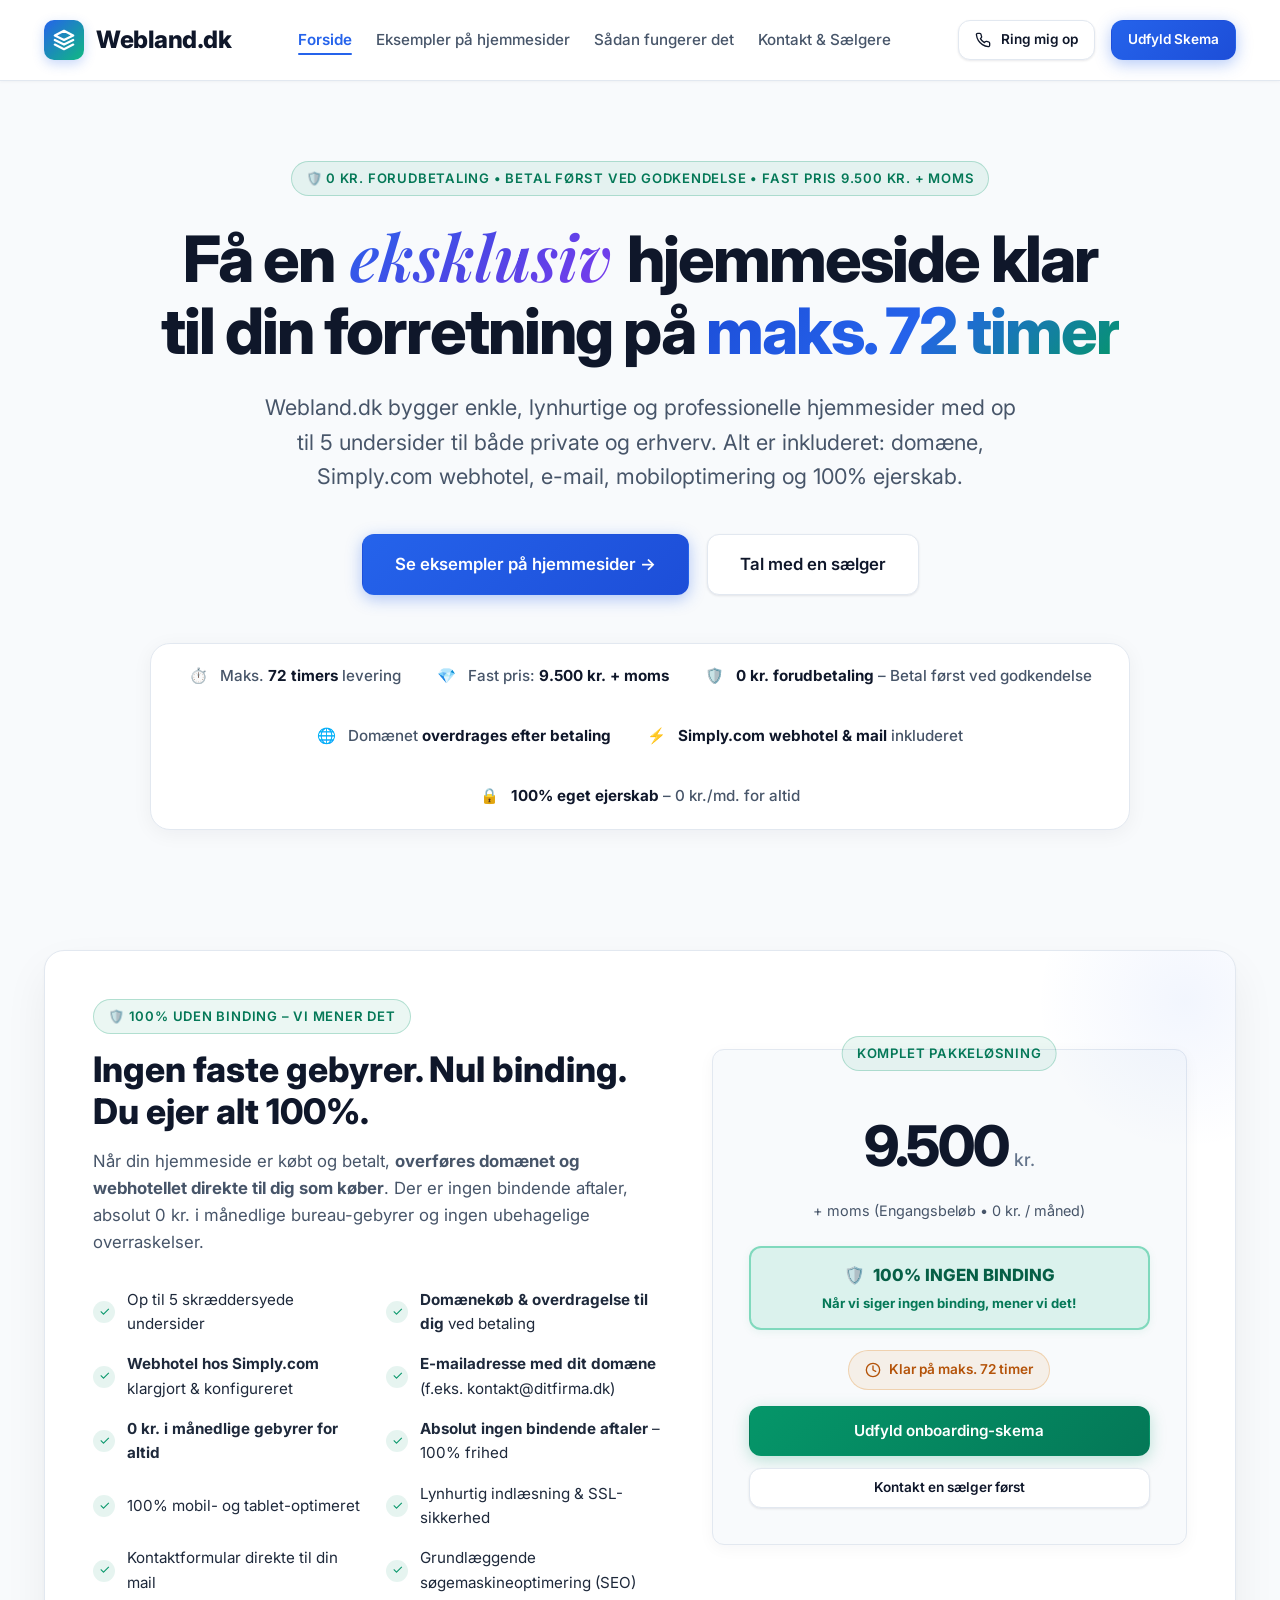
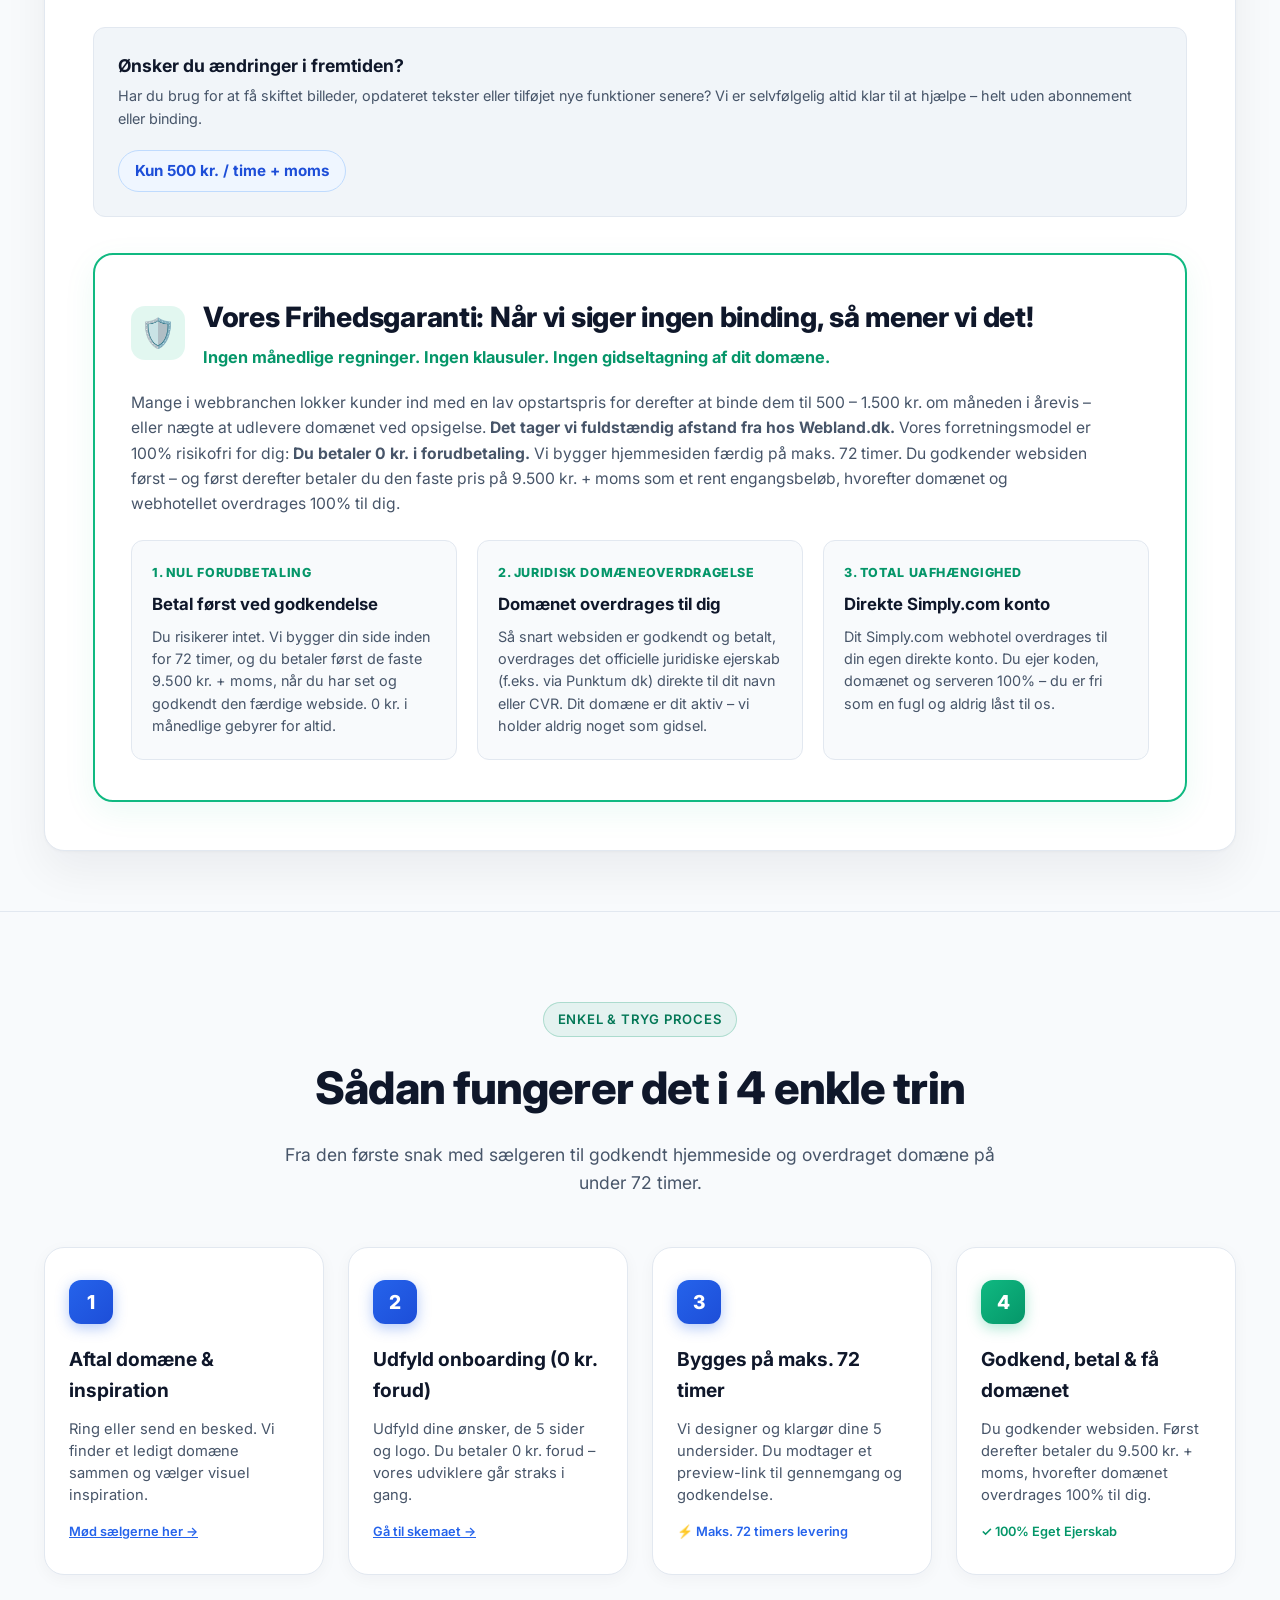
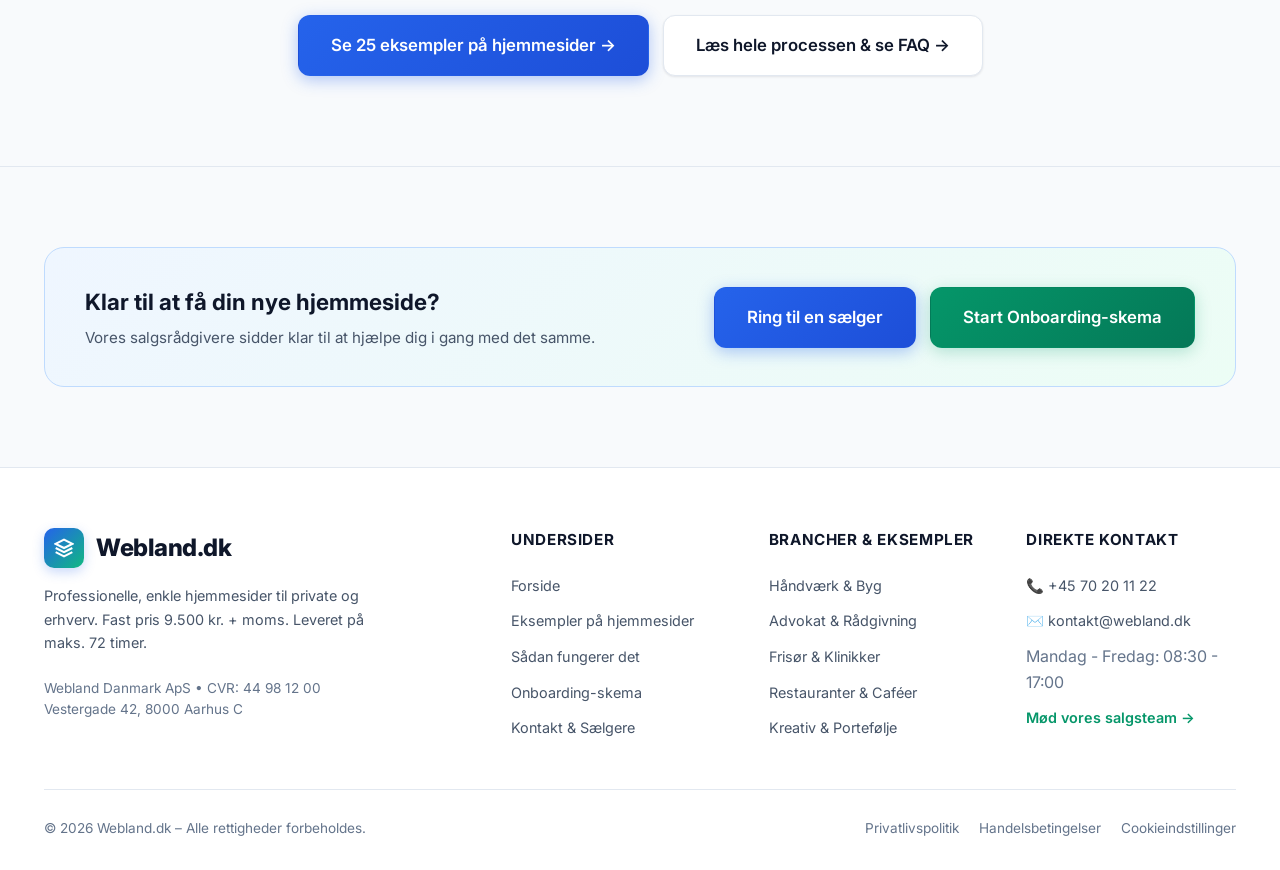
<file: index.html>
<!DOCTYPE html>
<html lang="da" style="background-color: #f8fafc; color: #0f172a; color-scheme: light;">
<head>
  <meta charset="UTF-8">
  <meta name="viewport" content="width=device-width, initial-scale=1.0">
  <meta name="color-scheme" content="light">
  <title>Webland.dk | Lækre hjemmesider til private & erhverv – Fast pris 9.500 kr. + moms</title>
  <meta name="description" content="Webland.dk bygger enkle, moderne hjemmesider med op til 5 undersider på maks. 72 timer. Fast pris: 9.500 kr. + moms. Inklusiv domæne, Simply.com webhotel, mail og 25 eksempler til inspiration.">
  <link rel="icon" type="image/svg+xml" href="favicon.svg">
  <link rel="apple-touch-icon" href="favicon.svg">
  <link rel="canonical" href="https://razirazidk-glitch.github.io/webland-preview/index.html">
  <meta property="og:type" content="website">
  <meta property="og:locale" content="da_DK">
  <meta property="og:site_name" content="Webland.dk">
  <meta property="og:title" content="Webland.dk | Lækre hjemmesider til private & erhverv – Fast pris 9.500 kr. + moms">
  <meta property="og:description" content="Webland.dk bygger enkle, lynhurtige hjemmesider med op til 5 undersider på maks. 72 timer. Fast pris: 9.500 kr. + moms. Inklusiv domæne, Simply.com webhotel, mail og 100% ejerskab.">
  <meta property="og:url" content="https://razirazidk-glitch.github.io/webland-preview/index.html">
  <meta property="og:image" content="https://razirazidk-glitch.github.io/webland-preview/images/examples/smykkebutik-guld.jpg">
  <meta property="og:image:width" content="1200">
  <meta property="og:image:height" content="750">
  <meta name="twitter:card" content="summary_large_image">
  <meta name="twitter:title" content="Webland.dk | Lækre hjemmesider til private & erhverv – Fast pris 9.500 kr. + moms">
  <meta name="twitter:description" content="Webland.dk bygger enkle, lynhurtige hjemmesider med op til 5 undersider på maks. 72 timer. Fast pris 9.500 kr. + moms. 0 kr./md., ingen binding.">
  <meta name="twitter:image" content="https://razirazidk-glitch.github.io/webland-preview/images/examples/smykkebutik-guld.jpg">
  <link rel="preconnect" href="https://fonts.googleapis.com">
  <link rel="preconnect" href="https://fonts.gstatic.com" crossorigin>
  <link href="https://fonts.googleapis.com/css2?family=Inter:wght@400;500;600;700;800&display=swap" rel="stylesheet">
  <link rel="stylesheet" href="styles.css?v=37.1">
  <script type="application/ld+json">
  {
    "@context": "https://schema.org",
    "@graph": [
      {
        "@type": "Organization",
        "@id": "https://webland.dk/#organization",
        "name": "Webland Danmark ApS",
        "url": "https://webland.dk",
        "logo": "https://razirazidk-glitch.github.io/webland-preview/favicon.svg",
        "telephone": "+45 70 20 11 22",
        "email": "kontakt@webland.dk",
        "address": {
          "@type": "PostalAddress",
          "streetAddress": "Vestergade 42, 2. sal",
          "addressLocality": "Aarhus C",
          "postalCode": "8000",
          "addressCountry": "DK"
        }
      },
      {
        "@type": "WebSite",
        "@id": "https://webland.dk/#website",
        "url": "https://webland.dk",
        "name": "Webland.dk",
        "publisher": { "@id": "https://webland.dk/#organization" }
      },
      {
        "@type": "Service",
        "name": "Professionel Hjemmeside – Fast Pris",
        "provider": { "@id": "https://webland.dk/#organization" },
        "description": "Færdigbygget, moderne og mobiloptimeret hjemmeside med op til 5 undersider på maks. 72 timer. Inkluderer domæne, Simply.com webhotel, professionel e-mail og 100% ejerskab uden binding.",
        "offers": {
          "@type": "Offer",
          "price": "9500.00",
          "priceCurrency": "DKK",
          "priceSpecification": {
            "@type": "UnitPriceSpecification",
            "price": "9500.00",
            "priceCurrency": "DKK",
            "valueAddedTaxIncluded": "false"
          },
          "availability": "https://schema.org/InStock",
          "url": "https://razirazidk-glitch.github.io/webland-preview/index.html"
        }
      }
    ]
  }
  </script>
  <style>
    :root {
      color-scheme: light !important;
      --color-bg: #f8fafc !important;
      --color-bg-secondary: #f1f5f9 !important;
      --color-bg-card: #ffffff !important;
      --color-bg-card-hover: #f8fafc !important;
      --color-border: #e2e8f0 !important;
      --color-text: #0f172a !important;
      --color-text-muted: #475569 !important;
      --color-text-dim: #64748b !important;
      --color-primary: #2563eb !important;
      --color-accent: #059669 !important;
    }
    html, body {
      background-color: #f8fafc !important;
      background-image: none !important;
      color: #0f172a !important;
      color-scheme: light !important;
    }
    .site-header {
      background: rgba(255, 255, 255, 0.96) !important;
      border-bottom: 1px solid #e2e8f0 !important;
    }
    .brand-logo, .brand-logo span {
      color: #0f172a !important;
    }
    .nav-links a {
      color: #475569 !important;
    }
    .nav-links a.active, .nav-links a:hover {
      color: #2563eb !important;
    }
    .site-footer {
      background-color: #ffffff !important;
      border-top: 1px solid #e2e8f0 !important;
      color: #0f172a !important;
    }
  </style>
</head>
<body style="background-color: #f8fafc !important; color: #0f172a !important;">

  <!-- ==========================================================================
       Header & Navigation
       ========================================================================== -->
  <header class="site-header">
    <div class="container nav-wrap">
      <a href="index.html?v=37.0" class="brand-logo">
        <div class="logo-icon">
          <svg width="22" height="22" viewBox="0 0 24 24" fill="none" stroke="currentColor" stroke-width="2.5" stroke-linecap="round" stroke-linejoin="round">
            <polygon points="12 2 2 7 12 12 22 7 12 2"></polygon>
            <polyline points="2 17 12 22 22 17"></polyline>
            <polyline points="2 12 12 17 22 12"></polyline>
          </svg>
        </div>
        <span>Webland<span class="logo-dot">.dk</span></span>
      </a>

      <ul class="nav-links" id="nav-links">
        <li><a href="index.html?v=37.0" class="active">Forside</a></li>
        <li><a href="eksempler.html?v=37.0">Eksempler på hjemmesider</a></li>
        <li><a href="proces.html?v=37.0">Sådan fungerer det</a></li>
        <li><a href="kontakt.html?v=37.0">Kontakt & Sælgere</a></li>
      </ul>

      <div class="nav-actions">
        <a href="kontakt.html?v=37.0" class="btn btn-outline btn-sm callback-modal-trigger">
          <svg width="16" height="16" viewBox="0 0 24 24" fill="none" stroke="currentColor" stroke-width="2" stroke-linecap="round" stroke-linejoin="round">
            <path d="M22 16.92v3a2 2 0 0 1-2.18 2 19.79 19.79 0 0 1-8.63-3.07 19.5 19.5 0 0 1-6-6 19.79 19.79 0 0 1-3.07-8.67A2 2 0 0 1 4.11 2h3a2 2 0 0 1 2 1.72 12.84 12.84 0 0 0 .7 2.81 2 2 0 0 1-.45 2.11L8.09 9.91a16 16 0 0 0 6 6l1.27-1.27a2 2 0 0 1 2.11-.45 12.84 12.84 0 0 0 2.81.7A2 2 0 0 1 22 16.92z"></path>
          </svg>
          Ring mig op
        </a>
        <a href="onboarding.html?v=37.0" class="btn btn-primary btn-sm">Udfyld Skema</a>
        <button class="mobile-menu-btn" id="mobile-menu-btn" aria-label="Åbn menu" aria-expanded="false" aria-controls="nav-links">☰</button>
      </div>
    </div>
  </header>

  <main>
    <!-- ==========================================================================
         Hero Sektion
         ========================================================================== -->
    <section class="hero-section">
      <div class="container">
        <div class="hero-badge-wrap">
          <span class="badge badge-emerald">
            🛡️ 0 kr. forudbetaling • Betal først ved godkendelse • Fast pris 9.500 kr. + moms
          </span>
        </div>

        <h1 class="hero-title">
          Få en <span class="hero-cursive gradient">eksklusiv</span> hjemmeside klar til din forretning på <span class="gradient-text">maks. 72 timer</span>
        </h1>

        <p class="hero-subtitle">
          Webland.dk bygger enkle, lynhurtige og professionelle hjemmesider med op til 5 undersider til både private og erhverv. Alt er inkluderet: domæne, Simply.com webhotel, e-mail, mobiloptimering og 100% ejerskab.
        </p>

        <div class="hero-cta-group">
          <a href="eksempler.html?v=37.0" class="btn btn-primary btn-lg">
            Se eksempler på hjemmesider →
          </a>
          <a href="kontakt.html?v=37.0" class="btn btn-outline btn-lg">
            Tal med en sælger
          </a>
        </div>

        <div class="hero-trust-bar">
          <div class="trust-item">
            <span class="trust-icon">⏱️</span>
            <span>Maks. <strong>72 timers</strong> levering</span>
          </div>
          <div class="trust-item">
            <span class="trust-icon">💎</span>
            <span>Fast pris: <strong>9.500 kr. + moms</strong></span>
          </div>
          <div class="trust-item">
            <span class="trust-icon">🛡️</span>
            <span><strong>0 kr. forudbetaling</strong> – Betal først ved godkendelse</span>
          </div>
          <div class="trust-item">
            <span class="trust-icon">🌐</span>
            <span>Domænet <strong>overdrages efter betaling</strong></span>
          </div>
          <div class="trust-item">
            <span class="trust-icon">⚡</span>
            <span><strong>Simply.com webhotel & mail</strong> inkluderet</span>
          </div>
          <div class="trust-item">
            <span class="trust-icon">🔒</span>
            <span><strong>100% eget ejerskab</strong> – 0 kr./md. for altid</span>
          </div>
        </div>
      </div>
    </section>

    <!-- ==========================================================================
         Hvad du får – Pakkebanner
         ========================================================================== -->
    <section class="pricing-banner-section" id="fordele">
      <div class="container">
        <div class="price-card-hero">
          <div class="price-grid">
            <div class="price-hero-content">
              <span class="badge badge-emerald" style="margin-bottom: 14px;">🛡️ 100% UDEN BINDING – VI MENER DET</span>
              <h2>Ingen faste gebyrer. Nul binding. Du ejer alt 100%.</h2>
              <p>
                Når din hjemmeside er købt og betalt, <strong>overføres domænet og webhotellet direkte til dig som køber</strong>. Der er ingen bindende aftaler, absolut 0 kr. i månedlige bureau-gebyrer og ingen ubehagelige overraskelser.
              </p>

              <ul class="price-feature-list">
                <li>
                  <span class="check-circle">✓</span>
                  <span>Op til 5 skræddersyede undersider</span>
                </li>
                <li>
                  <span class="check-circle">✓</span>
                  <span><strong>Domænekøb & overdragelse til dig</strong> ved betaling</span>
                </li>
                <li>
                  <span class="check-circle">✓</span>
                  <span><strong>Webhotel hos Simply.com</strong> klargjort & konfigureret</span>
                </li>
                <li>
                  <span class="check-circle">✓</span>
                  <span><strong>E-mailadresse med dit domæne</strong> (f.eks. kontakt@ditfirma.dk)</span>
                </li>
                <li>
                  <span class="check-circle">✓</span>
                  <span><strong>0 kr. i månedlige gebyrer for altid</strong></span>
                </li>
                <li>
                  <span class="check-circle">✓</span>
                  <span><strong>Absolut ingen bindende aftaler</strong> – 100% frihed</span>
                </li>
                <li>
                  <span class="check-circle">✓</span>
                  <span>100% mobil- og tablet-optimeret</span>
                </li>
                <li>
                  <span class="check-circle">✓</span>
                  <span>Lynhurtig indlæsning & SSL-sikkerhed</span>
                </li>
                <li>
                  <span class="check-circle">✓</span>
                  <span>Kontaktformular direkte til din mail</span>
                </li>
                <li>
                  <span class="check-circle">✓</span>
                  <span>Grundlæggende søgemaskineoptimering (SEO)</span>
                </li>
              </ul>
            </div>

            <div class="price-box-card">
              <span class="badge badge-emerald price-box-badge">Komplet Pakkeløsning</span>
              <div class="price-main">
                <span class="price-number">9.500</span>
                <span class="price-unit">kr.</span>
              </div>
              <div class="price-tax">+ moms (Engangsbeløb • 0 kr. / måned)</div>

              <div class="no-fee-highlight-badge" style="background: rgba(16, 185, 129, 0.12); border: 2px solid rgba(16, 185, 129, 0.45); flex-direction: column; gap: 4px; padding: 14px; text-align: center;">
                <div style="display: flex; align-items: center; justify-content: center; gap: 8px; font-weight: 800; font-size: 1.05rem; color: #065f46;">
                  <span>🛡️</span> 100% INGEN BINDING
                </div>
                <div style="font-size: 0.82rem; font-weight: 700; color: #047857;">
                  Når vi siger ingen binding, mener vi det!
                </div>
              </div>

              <div class="price-timer-pill">
                <svg width="16" height="16" viewBox="0 0 24 24" fill="none" stroke="currentColor" stroke-width="2" stroke-linecap="round" stroke-linejoin="round">
                  <circle cx="12" cy="12" r="10"></circle>
                  <polyline points="12 6 12 12 16 14"></polyline>
                </svg>
                Klar på maks. 72 timer
              </div>

              <a href="onboarding.html?v=37.0" class="btn btn-emerald btn-block" style="margin-bottom: 12px;">
                Udfyld onboarding-skema
              </a>
              <a href="kontakt.html?v=37.0" class="btn btn-outline btn-block btn-sm">
                Kontakt en sælger først
              </a>
            </div>
          </div>

          <!-- Fremtidig Hjælp & Timepris Boks -->
          <div class="hourly-support-box">
            <div>
              <h4>Ønsker du ændringer i fremtiden?</h4>
              <p>
                Har du brug for at få skiftet billeder, opdateret tekster eller tilføjet nye funktioner senere? Vi er selvfølgelig altid klar til at hjælpe – helt uden abonnement eller binding.
              </p>
            </div>
            <div class="hourly-rate-pill">
              Kun 500 kr. / time + moms
            </div>
          </div>

          <!-- Friheds- & Tryghedsgaranti: Når vi siger ingen binding, mener vi det -->
          <div class="freedom-guarantee-card">
            <div class="freedom-guarantee-header">
              <div class="freedom-guarantee-icon">🛡️</div>
              <div class="freedom-guarantee-title-wrap">
                <h3>Vores Frihedsgaranti: Når vi siger ingen binding, så mener vi det!</h3>
                <p>Ingen månedlige regninger. Ingen klausuler. Ingen gidseltagning af dit domæne.</p>
              </div>
            </div>

            <p style="color: var(--color-text-muted); font-size: 0.98rem; line-height: 1.6; max-width: 960px; margin-bottom: 0;">
              Mange i webbranchen lokker kunder ind med en lav opstartspris for derefter at binde dem til 500 – 1.500 kr. om måneden i årevis – eller nægte at udlevere domænet ved opsigelse. <strong>Det tager vi fuldstændig afstand fra hos Webland.dk.</strong> Vores forretningsmodel er 100% risikofri for dig: <strong>Du betaler 0 kr. i forudbetaling.</strong> Vi bygger hjemmesiden færdig på maks. 72 timer. Du godkender websiden først – og først derefter betaler du den faste pris på 9.500 kr. + moms som et rent engangsbeløb, hvorefter domænet og webhotellet overdrages 100% til dig.
            </p>

            <div class="freedom-pillars-grid">
              <div class="freedom-pillar">
                <span class="freedom-pillar-badge">1. Nul Forudbetaling</span>
                <h4>Betal først ved godkendelse</h4>
                <p>Du risikerer intet. Vi bygger din side inden for 72 timer, og du betaler først de faste 9.500 kr. + moms, når du har set og godkendt den færdige webside. 0 kr. i månedlige gebyrer for altid.</p>
              </div>

              <div class="freedom-pillar">
                <span class="freedom-pillar-badge">2. Juridisk Domæneoverdragelse</span>
                <h4>Domænet overdrages til dig</h4>
                <p>Så snart websiden er godkendt og betalt, overdrages det officielle juridiske ejerskab (f.eks. via Punktum dk) direkte til dit navn eller CVR. Dit domæne er dit aktiv – vi holder aldrig noget som gidsel.</p>
              </div>

              <div class="freedom-pillar">
                <span class="freedom-pillar-badge">3. Total Uafhængighed</span>
                <h4>Direkte Simply.com konto</h4>
                <p>Dit Simply.com webhotel overdrages til din egen direkte konto. Du ejer koden, domænet og serveren 100% – du er fri som en fugl og aldrig låst til os.</p>
              </div>
            </div>
          </div>
        </div>
      </div>
    </section>


    <!-- ==========================================================================
         Teaser: 4-Trins Købsproces
         ========================================================================== -->
    <section class="process-section">
      <div class="container">
        <div class="section-header">
          <span class="badge badge-emerald">Enkel & Tryg Proces</span>
          <h2>Sådan fungerer det i 4 enkle trin</h2>
          <p>
            Fra den første snak med sælgeren til godkendt hjemmeside og overdraget domæne på under 72 timer.
          </p>
        </div>

        <div class="process-steps-grid">
          <div class="process-step-card">
            <div class="step-number-badge">1</div>
            <h3 class="step-title">Aftal domæne & inspiration</h3>
            <p class="step-desc">
              Ring eller send en besked. Vi finder et ledigt domæne sammen og vælger visuel inspiration.
            </p>
            <span class="step-tag"><a href="kontakt.html?v=37.0" style="color: inherit; text-decoration: underline;">Mød sælgerne her →</a></span>
          </div>

          <div class="process-step-card">
            <div class="step-number-badge">2</div>
            <h3 class="step-title">Udfyld onboarding (0 kr. forud)</h3>
            <p class="step-desc">
              Udfyld dine ønsker, de 5 sider og logo. Du betaler 0 kr. forud – vores udviklere går straks i gang.
            </p>
            <span class="step-tag"><a href="onboarding.html?v=37.0" style="color: inherit; text-decoration: underline;">Gå til skemaet →</a></span>
          </div>

          <div class="process-step-card">
            <div class="step-number-badge">3</div>
            <h3 class="step-title">Bygges på maks. 72 timer</h3>
            <p class="step-desc">
              Vi designer og klargør dine 5 undersider. Du modtager et preview-link til gennemgang og godkendelse.
            </p>
            <span class="step-tag">⚡ Maks. 72 timers levering</span>
          </div>

          <div class="process-step-card step-card-success">
            <div class="step-number-badge">4</div>
            <h3 class="step-title">Godkend, betal & få domænet</h3>
            <p class="step-desc">
              Du godkender websiden. Først derefter betaler du 9.500 kr. + moms, hvorefter domænet overdrages 100% til dig.
            </p>
            <span class="step-tag" style="color: #059669; font-weight: 600;">✓ 100% Eget Ejerskab</span>
          </div>
        </div>

        <div style="text-align: center; margin-top: 40px; display: flex; justify-content: center; gap: 14px; flex-wrap: wrap;">
          <a href="eksempler.html?v=37.0" class="btn btn-primary btn-lg">
            Se 25 eksempler på hjemmesider →
          </a>
          <a href="proces.html?v=37.0" class="btn btn-outline btn-lg">
            Læs hele processen & se FAQ →
          </a>
        </div>
      </div>
    </section>

    <!-- ==========================================================================
         Call to Action: Kontakt Sælger
         ========================================================================== -->
    <section style="padding: 80px 0;">
      <div class="container">
        <div class="callback-box">
          <div class="callback-text">
            <h3>Klar til at få din nye hjemmeside?</h3>
            <p>Vores salgsrådgivere sidder klar til at hjælpe dig i gang med det samme.</p>
          </div>

          <div style="display: flex; gap: 14px; flex-wrap: wrap;">
            <a href="kontakt.html?v=37.0" class="btn btn-primary btn-lg">
              Ring til en sælger
            </a>
            <a href="onboarding.html?v=37.0" class="btn btn-emerald btn-lg">
              Start Onboarding-skema
            </a>
          </div>
        </div>
      </div>
    </section>
  </main>

  <!-- ==========================================================================
       Footer
       ========================================================================== -->
  <footer class="site-footer">
    <div class="container">
      <div class="footer-grid">
        <div class="footer-brand">
          <a href="index.html?v=37.0" class="brand-logo" style="margin-bottom: 8px;">
            <div class="logo-icon">
              <svg width="20" height="20" viewBox="0 0 24 24" fill="none" stroke="currentColor" stroke-width="2.5">
                <polygon points="12 2 2 7 12 12 22 7 12 2"></polygon>
                <polyline points="2 17 12 22 22 17"></polyline>
                <polyline points="2 12 12 17 22 12"></polyline>
              </svg>
            </div>
            <span>Webland<span class="logo-dot">.dk</span></span>
          </a>
          <p>
            Professionelle, enkle hjemmesider til private og erhverv. Fast pris 9.500 kr. + moms. Leveret på maks. 72 timer.
          </p>
          <div style="font-size: 0.85rem; color: var(--color-text-dim);">
            Webland Danmark ApS • CVR: 44 98 12 00<br>
            Vestergade 42, 8000 Aarhus C
          </div>
        </div>

        <div class="footer-col">
          <h4>Undersider</h4>
          <ul class="footer-links">
            <li><a href="index.html?v=37.0">Forside</a></li>
            <li><a href="eksempler.html?v=37.0">Eksempler på hjemmesider</a></li>
            <li><a href="proces.html?v=37.0">Sådan fungerer det</a></li>
            <li><a href="onboarding.html?v=37.0">Onboarding-skema</a></li>
            <li><a href="kontakt.html?v=37.0">Kontakt & Sælgere</a></li>
          </ul>
        </div>

        <div class="footer-col">
          <h4>Brancher & Eksempler</h4>
          <ul class="footer-links">
            <li><a href="eksempler.html?v=37.0">Håndværk & Byg</a></li>
            <li><a href="eksempler.html?v=37.0">Advokat & Rådgivning</a></li>
            <li><a href="eksempler.html?v=37.0">Frisør & Klinikker</a></li>
            <li><a href="eksempler.html?v=37.0">Restauranter & Caféer</a></li>
            <li><a href="eksempler.html?v=37.0">Kreativ & Portefølje</a></li>
          </ul>
        </div>

        <div class="footer-col">
          <h4>Direkte Kontakt</h4>
          <ul class="footer-links">
            <li><a href="tel:+4570201122">📞 +45 70 20 11 22</a></li>
            <li><a href="mailto:kontakt@webland.dk">✉️ kontakt@webland.dk</a></li>
            <li><span style="color: var(--color-text-dim);">Mandag - Fredag: 08:30 - 17:00</span></li>
            <li><a href="kontakt.html?v=37.0" style="color: #059669; font-weight: 600;">Mød vores salgsteam →</a></li>
          </ul>
        </div>
      </div>

      <div class="footer-bottom">
        <div>© 2026 Webland.dk – Alle rettigheder forbeholdes.</div>
        <div style="display: flex; gap: 20px;">
          <a href="#">Privatlivspolitik</a>
          <a href="#">Handelsbetingelser</a>
          <a href="#">Cookieindstillinger</a>
        </div>
      </div>
    </div>
  </footer>
  <div class="toast-container" id="toast-container"></div>
  <script src="app.js?v=37.1"></script>
</body>
</html>
</file>
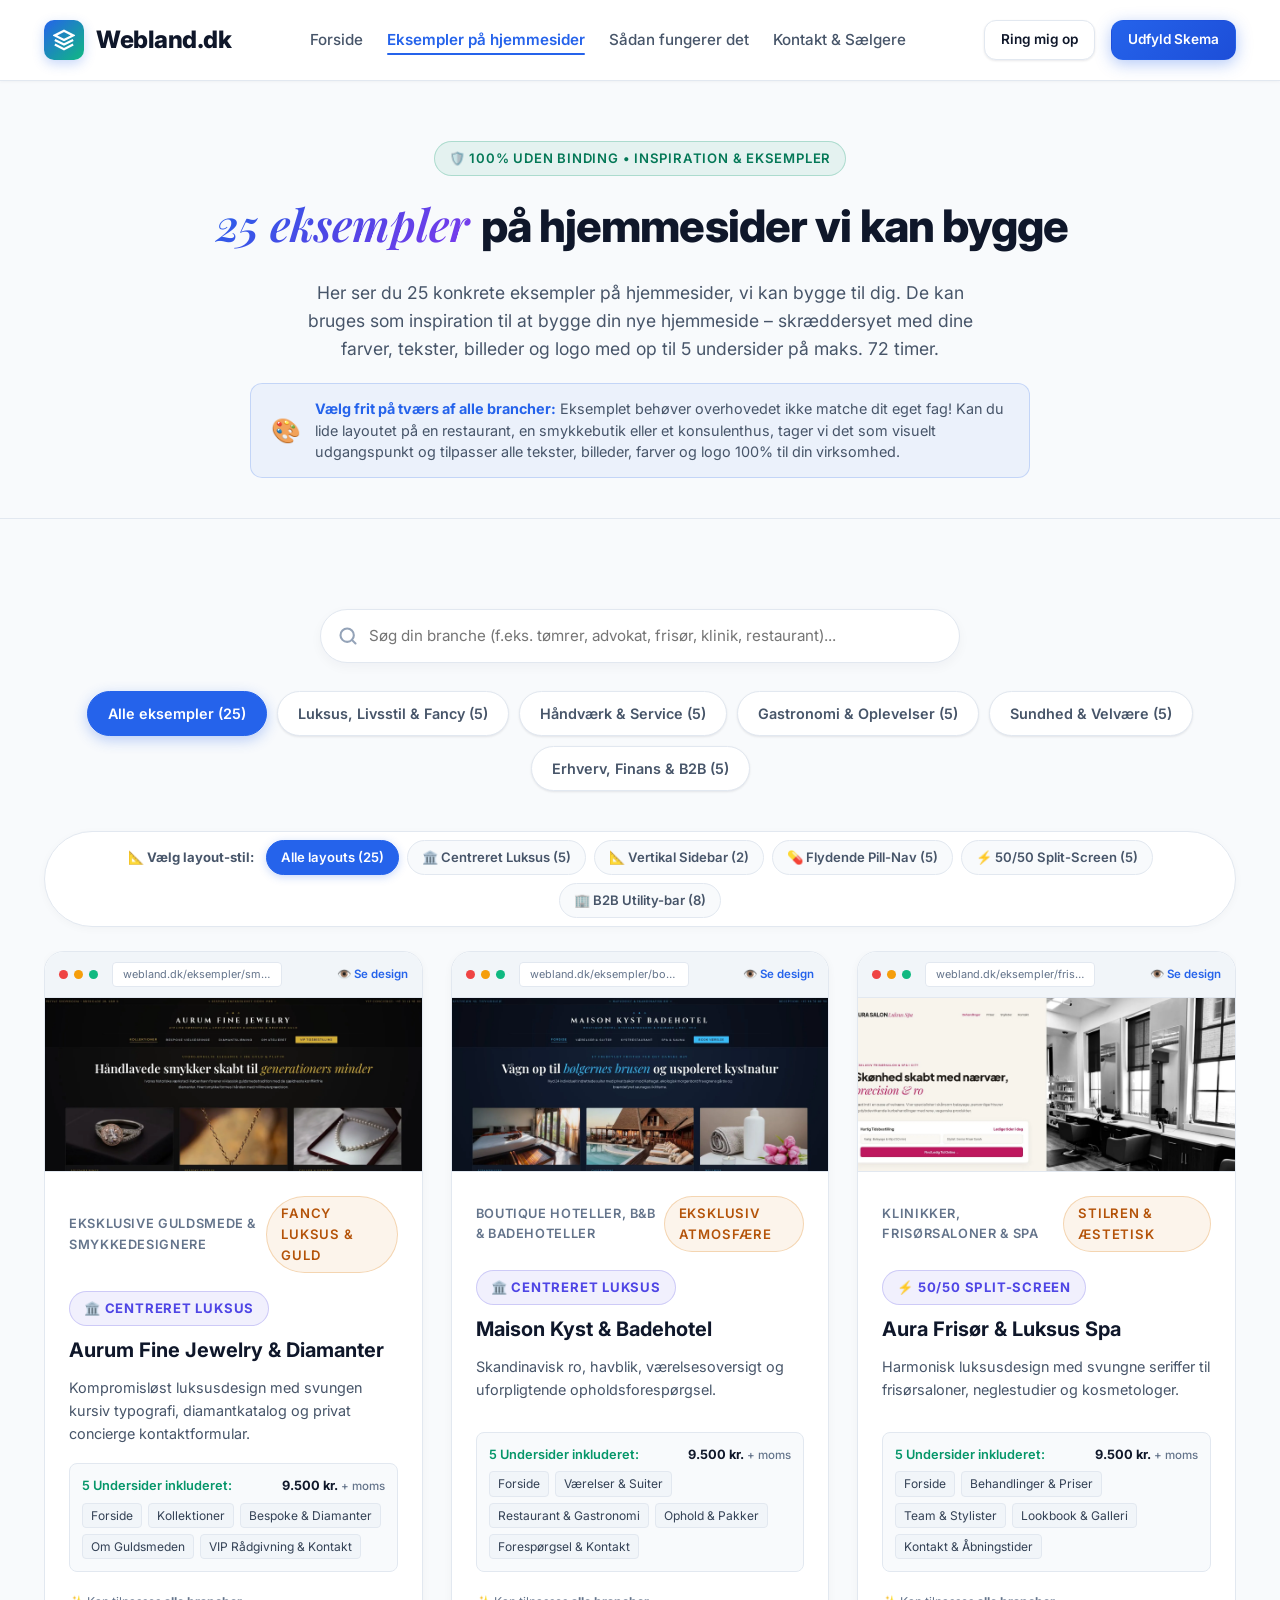
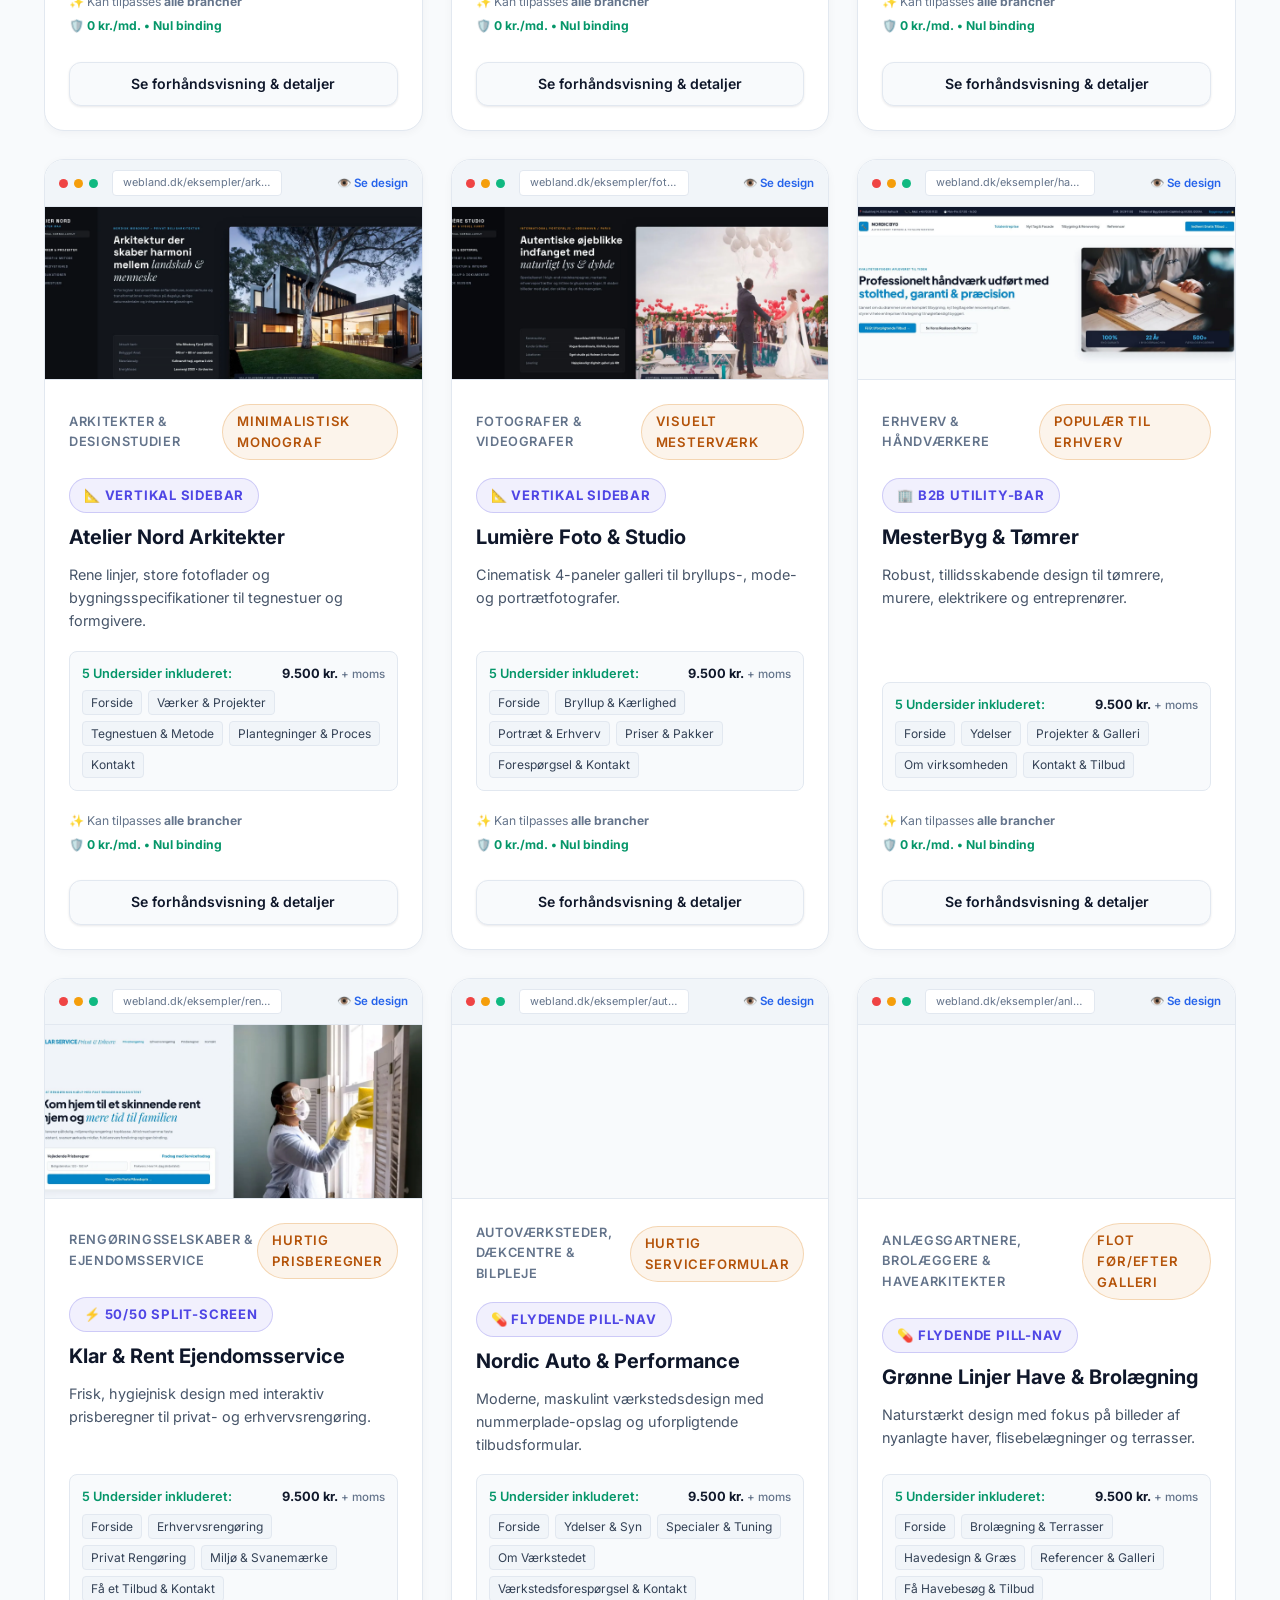
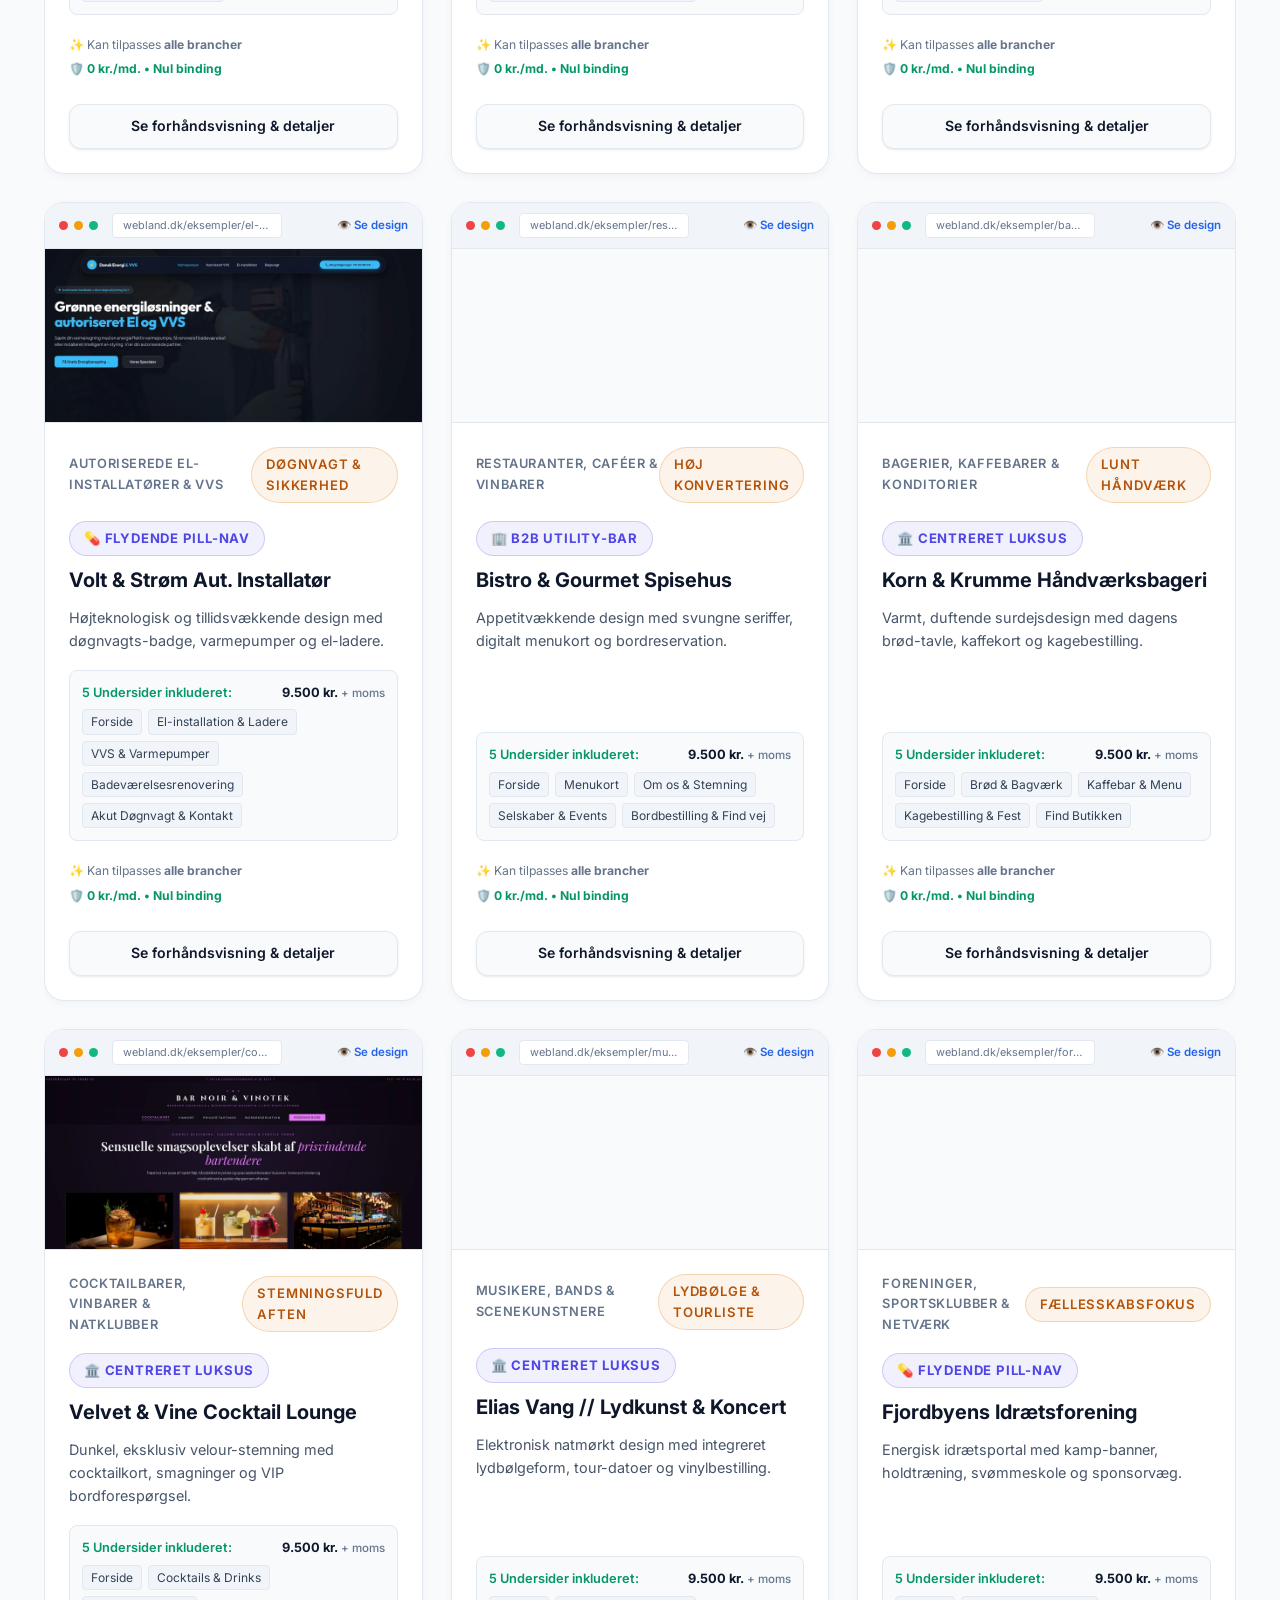
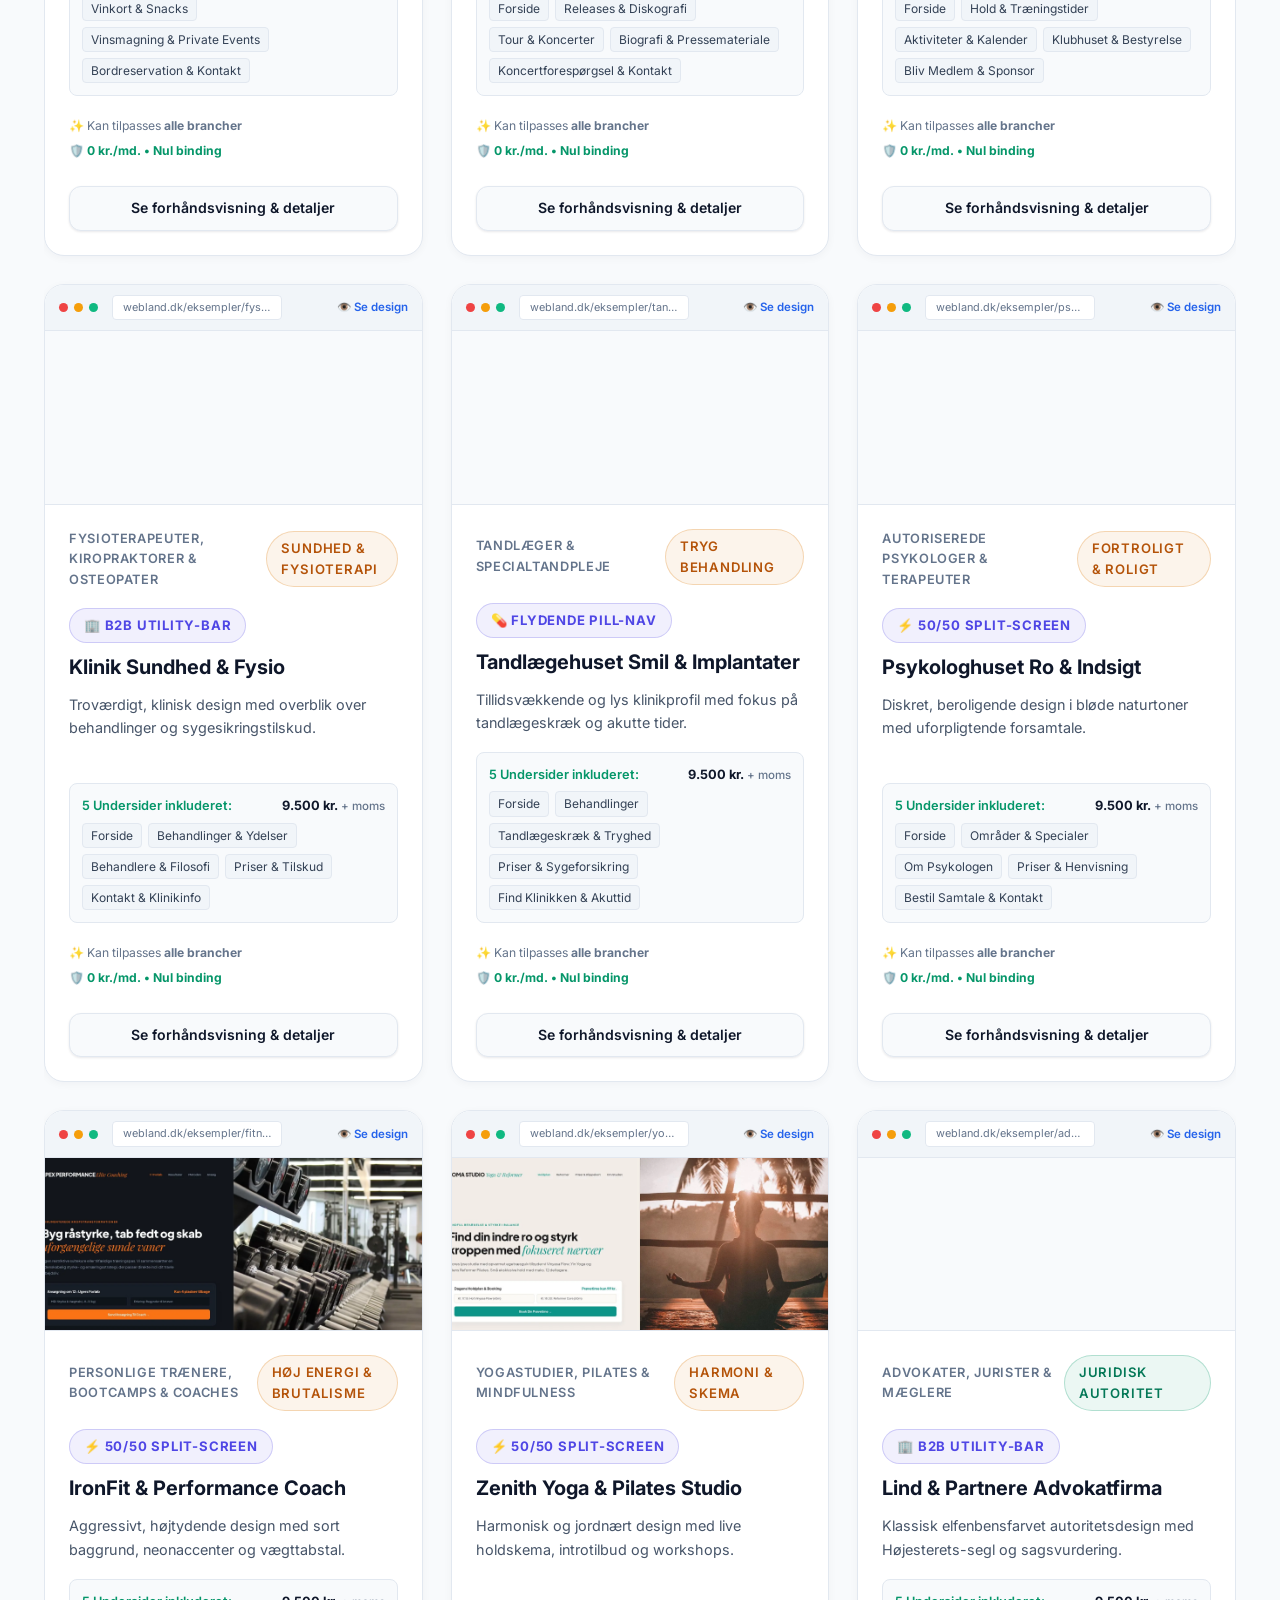
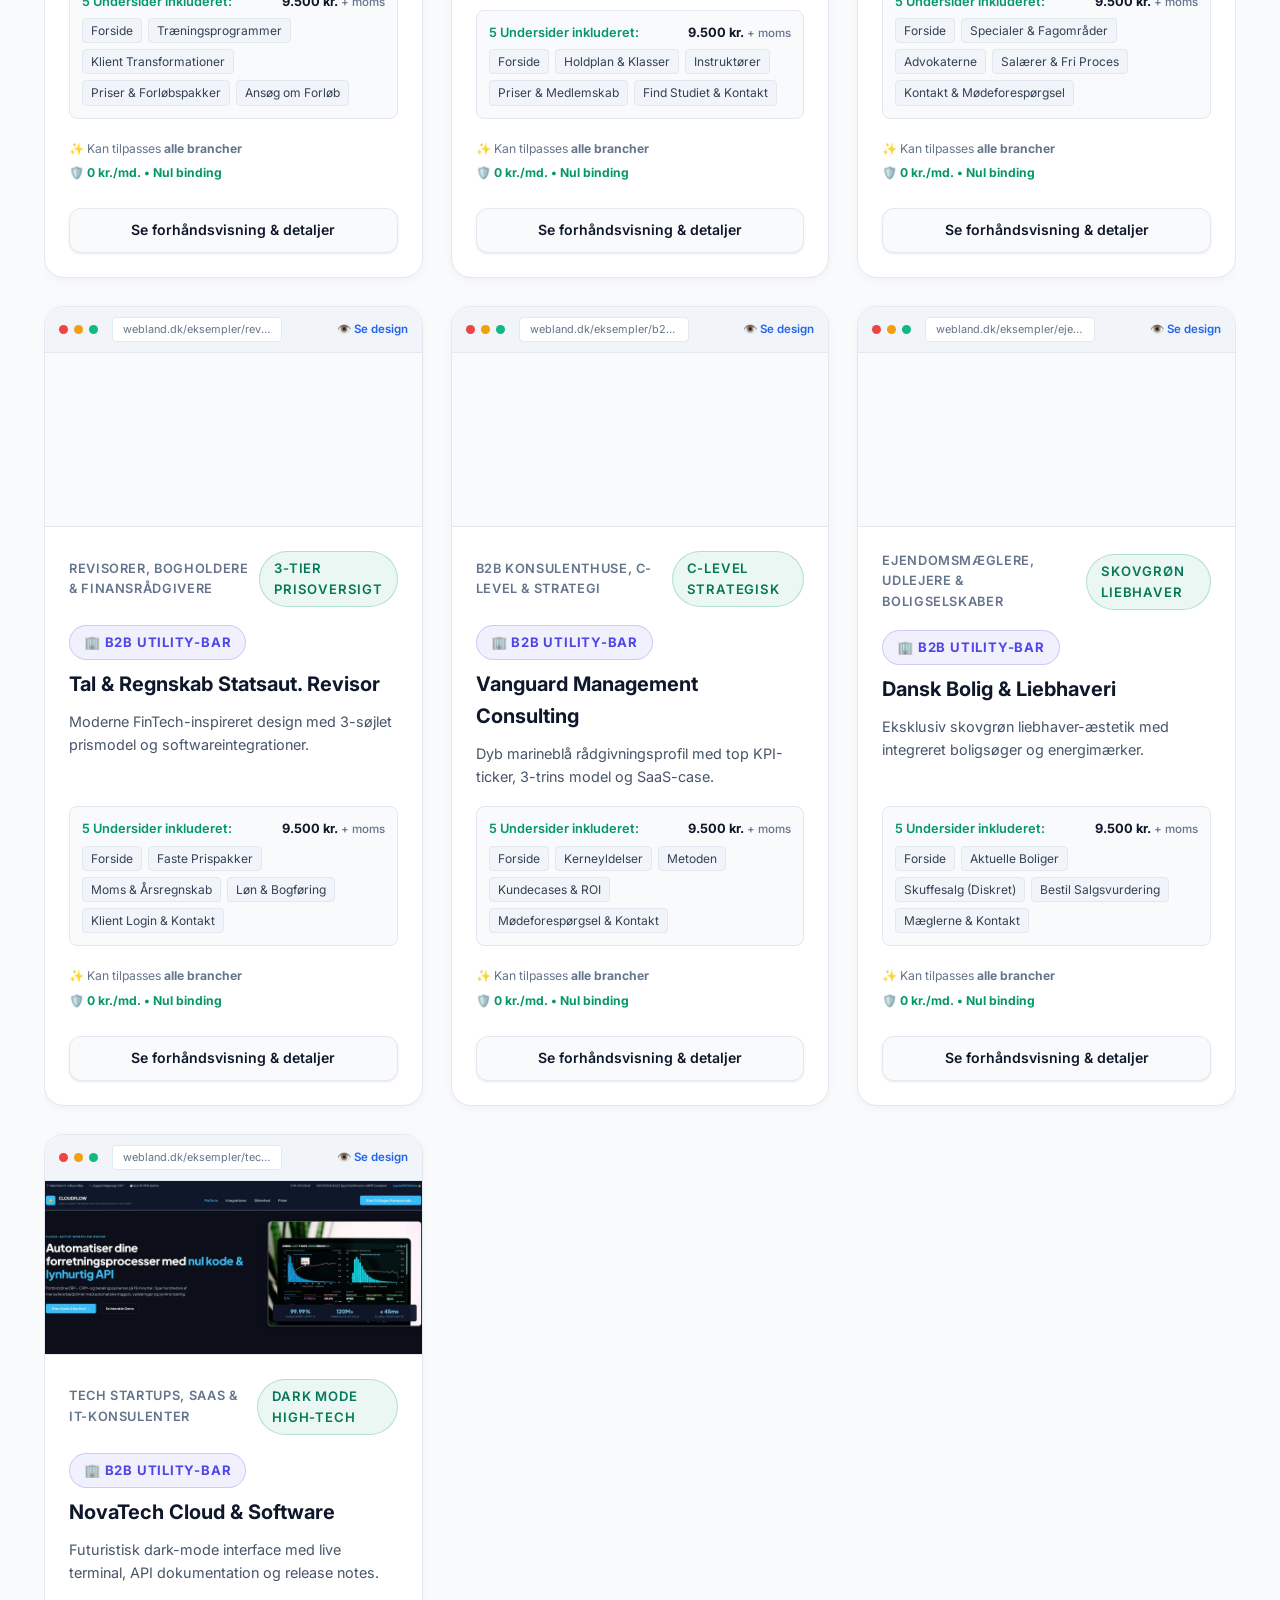
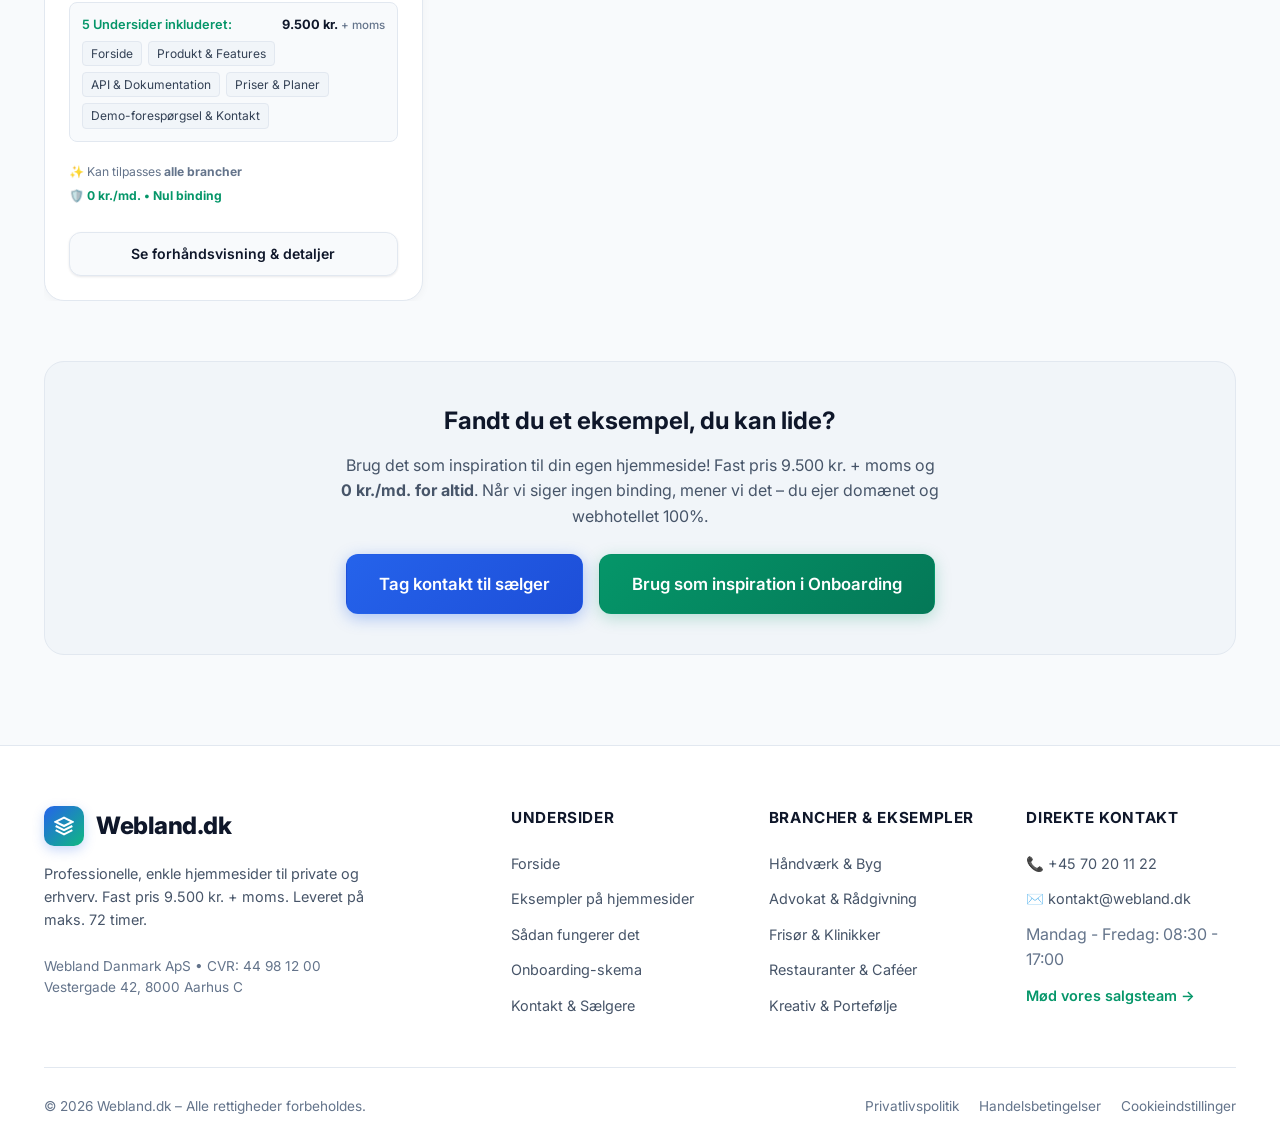
<file: eksempler.html>
<!DOCTYPE html>
<html lang="da" style="background-color: #f8fafc; color: #0f172a; color-scheme: light;">
<head>
  <meta charset="UTF-8">
  <meta name="viewport" content="width=device-width, initial-scale=1.0">
  <meta name="color-scheme" content="light">
  <title>25 Eksempler på hjemmesider vi kan bygge | Webland.dk – Fast pris 9.500 kr. + moms</title>
  <meta name="description" content="Se 25 konkrete eksempler på hjemmesider vi kan bygge. Brug dem som inspiration til dit eget webdesign med op til 5 undersider og levering på maks. 72 timer til fast pris 9.500 kr. + moms.">
  <link rel="icon" type="image/svg+xml" href="favicon.svg">
  <link rel="apple-touch-icon" href="favicon.svg">
  <link rel="canonical" href="https://razirazidk-glitch.github.io/webland-preview/eksempler.html">
  <meta property="og:type" content="website">
  <meta property="og:locale" content="da_DK">
  <meta property="og:site_name" content="Webland.dk">
  <meta property="og:title" content="25 Eksempler på hjemmesider vi kan bygge | Webland.dk – Fast pris 9.500 kr. + moms">
  <meta property="og:description" content="Se 25 konkrete eksempler på hjemmesider vi kan bygge. Vælg frit layout og stilart til din virksomhed. Levering på maks. 72 timer til fast pris 9.500 kr. + moms.">
  <meta property="og:url" content="https://razirazidk-glitch.github.io/webland-preview/eksempler.html">
  <meta property="og:image" content="https://razirazidk-glitch.github.io/webland-preview/images/examples/arkitekt-design.jpg">
  <meta property="og:image:width" content="1200">
  <meta property="og:image:height" content="750">
  <meta name="twitter:card" content="summary_large_image">
  <meta name="twitter:title" content="25 Eksempler på hjemmesider | Webland.dk">
  <meta name="twitter:description" content="Se 25 konkrete eksempler på hjemmesider vi kan bygge. Leveret på maks. 72 timer til fast pris 9.500 kr. + moms.">
  <meta name="twitter:image" content="https://razirazidk-glitch.github.io/webland-preview/images/examples/arkitekt-design.jpg">
  <link rel="preconnect" href="https://fonts.googleapis.com">
  <link rel="preconnect" href="https://fonts.gstatic.com" crossorigin>
  <link href="https://fonts.googleapis.com/css2?family=Inter:wght@400;500;600;700;800&display=swap" rel="stylesheet">
  <link rel="stylesheet" href="styles.css?v=37.1">
  <script type="application/ld+json">
  {
    "@context": "https://schema.org",
    "@type": "CollectionPage",
    "name": "25 Eksempler på hjemmesider",
    "description": "Galleri med 25 konkrete eksempler på hjemmesider vi kan bygge med op til 5 undersider til fast pris 9.500 kr. + moms.",
    "url": "https://razirazidk-glitch.github.io/webland-preview/eksempler.html",
    "provider": {
      "@type": "Organization",
      "name": "Webland Danmark ApS",
      "url": "https://webland.dk"
    }
  }
  </script>
  <style>
    :root {
      color-scheme: light !important;
      --color-bg: #f8fafc !important;
      --color-bg-secondary: #f1f5f9 !important;
      --color-bg-card: #ffffff !important;
      --color-bg-card-hover: #f8fafc !important;
      --color-border: #e2e8f0 !important;
      --color-text: #0f172a !important;
      --color-text-muted: #475569 !important;
      --color-text-dim: #64748b !important;
      --color-primary: #2563eb !important;
      --color-accent: #059669 !important;
    }
    html, body {
      background-color: #f8fafc !important;
      background-image: none !important;
      color: #0f172a !important;
      color-scheme: light !important;
    }
    .site-header {
      background: rgba(255, 255, 255, 0.96) !important;
      border-bottom: 1px solid #e2e8f0 !important;
    }
    .brand-logo, .brand-logo span {
      color: #0f172a !important;
    }
    .nav-links a {
      color: #475569 !important;
    }
    .nav-links a.active, .nav-links a:hover {
      color: #2563eb !important;
    }
    .page-hero {
      background: #f8fafc !important;
      color: #0f172a !important;
      border-bottom: 1px solid #e2e8f0 !important;
    }
    .page-hero h1 {
      color: #0f172a !important;
    }
    .page-hero p {
      color: #475569 !important;
    }
    .site-footer {
      background-color: #ffffff !important;
      border-top: 1px solid #e2e8f0 !important;
      color: #0f172a !important;
    }
  </style>
</head>
<body style="background-color: #f8fafc !important; color: #0f172a !important;">

  <!-- Header -->
  <header class="site-header">
    <div class="container nav-wrap">
      <a href="index.html?v=37.0" class="brand-logo">
        <div class="logo-icon">
          <svg width="22" height="22" viewBox="0 0 24 24" fill="none" stroke="currentColor" stroke-width="2.5">
            <polygon points="12 2 2 7 12 12 22 7 12 2"></polygon>
            <polyline points="2 17 12 22 22 17"></polyline>
            <polyline points="2 12 12 17 22 12"></polyline>
          </svg>
        </div>
        <span>Webland<span class="logo-dot">.dk</span></span>
      </a>

      <ul class="nav-links" id="nav-links">
        <li><a href="index.html?v=37.0">Forside</a></li>
        <li><a href="eksempler.html?v=37.0" class="active">Eksempler på hjemmesider</a></li>
        <li><a href="proces.html?v=37.0">Sådan fungerer det</a></li>
        <li><a href="kontakt.html?v=37.0">Kontakt & Sælgere</a></li>
      </ul>

      <div class="nav-actions">
        <a href="kontakt.html?v=37.0" class="btn btn-outline btn-sm callback-modal-trigger">Ring mig op</a>
        <a href="onboarding.html?v=37.0" class="btn btn-primary btn-sm">Udfyld Skema</a>
        <button class="mobile-menu-btn" id="mobile-menu-btn" aria-label="Åbn menu" aria-expanded="false" aria-controls="nav-links">☰</button>
      </div>
    </div>
  </header>

  <main>
    <!-- Subpage Hero -->
    <section class="page-hero">
      <div class="container">
        <span class="badge badge-emerald" style="margin-bottom: 12px;">🛡️ 100% Uden Binding • Inspiration & Eksempler</span>
        <h1><span class="hero-cursive gradient">25 eksempler</span> på hjemmesider vi kan bygge</h1>
        <p>
          Her ser du 25 konkrete eksempler på hjemmesider, vi kan bygge til dig. De kan bruges som inspiration til at bygge din nye hjemmeside – skræddersyet med dine farver, tekster, billeder og logo med op til 5 undersider på maks. 72 timer.
        </p>

        <!-- Frit valg uanset branche banner -->
        <div style="background: rgba(37, 99, 235, 0.06); border: 1px solid rgba(37, 99, 235, 0.2); border-radius: 12px; padding: 14px 20px; margin-top: 20px; max-width: 780px; margin-left: auto; margin-right: auto; display: flex; align-items: center; gap: 14px; text-align: left;">
          <span style="font-size: 1.5rem; line-height: 1;">🎨</span>
          <div style="font-size: 0.9rem; color: var(--color-text-muted); line-height: 1.5;">
            <strong style="color: #2563eb;">Vælg frit på tværs af alle brancher:</strong> Eksemplet behøver overhovedet ikke matche dit eget fag! Kan du lide layoutet på en restaurant, en smykkebutik eller et konsulenthus, tager vi det som visuelt udgangspunkt og tilpasser alle tekster, billeder, farver og logo 100% til din virksomhed.
          </div>
        </div>
      </div>
    </section>

    <!-- Eksempler Katalog -->
    <section class="templates-section">
      <div class="container">
        <!-- Live Branche & Nøgleord Søgebjælke -->
        <div class="template-search-container">
          <div class="template-search-wrap">
            <svg class="search-icon" width="20" height="20" viewBox="0 0 24 24" fill="none" stroke="currentColor" stroke-width="2.5" stroke-linecap="round" stroke-linejoin="round">
              <circle cx="11" cy="11" r="8"></circle>
              <line x1="21" y1="21" x2="16.65" y2="16.65"></line>
            </svg>
            <input type="text" id="template-search-input" placeholder="Søg din branche (f.eks. tømrer, advokat, frisør, klinik, restaurant)..." aria-label="Søg eksempler efter branche eller nøgleord" autocomplete="off">
            <button type="button" id="clear-search-btn" class="clear-search-btn" style="display: none;" aria-label="Ryd søgning">✕</button>
          </div>
          <div class="search-feedback" id="search-feedback" style="display: none;"></div>
        </div>

        <!-- Filter Bar: Brancher -->
        <div class="filter-tabs" role="toolbar" aria-label="Filtrer efter branche">
          <button class="filter-btn active" data-filter="all" aria-pressed="true">Alle eksempler (25)</button>
          <button class="filter-btn" data-filter="luksus" aria-pressed="false">Luksus, Livsstil & Fancy (5)</button>
          <button class="filter-btn" data-filter="handvaerk" aria-pressed="false">Håndværk & Service (5)</button>
          <button class="filter-btn" data-filter="gastronomi" aria-pressed="false">Gastronomi & Oplevelser (5)</button>
          <button class="filter-btn" data-filter="sundhed" aria-pressed="false">Sundhed & Velvære (5)</button>
          <button class="filter-btn" data-filter="erhverv" aria-pressed="false">Erhverv, Finans & B2B (5)</button>
        </div>

        <!-- Filter Bar: Layout-Arkitektur -->
        <div class="layout-filter-wrapper" role="toolbar" aria-label="Filtrer efter layout-stil">
          <span class="filter-layout-label">📐 Vælg layout-stil:</span>
          <button class="filter-layout-btn active" data-layout="all" aria-pressed="true">Alle layouts (25)</button>
          <button class="filter-layout-btn" data-layout="centreret" aria-pressed="false">🏛️ Centreret Luksus (5)</button>
          <button class="filter-layout-btn" data-layout="sidebar" aria-pressed="false">📐 Vertikal Sidebar (2)</button>
          <button class="filter-layout-btn" data-layout="pill" aria-pressed="false">💊 Flydende Pill-Nav (5)</button>
          <button class="filter-layout-btn" data-layout="split" aria-pressed="false">⚡ 50/50 Split-Screen (5)</button>
          <button class="filter-layout-btn" data-layout="b2b" aria-pressed="false">🏢 B2B Utility-bar (8)</button>
        </div>

        <!-- 25 eksempler grid -->
        <div class="templates-grid" id="templates-grid">
          <!-- Dynamisk renderet via app.js -->
        </div>

        <!-- Næste skridt info banner -->
        <div style="background: var(--color-bg-secondary); border: 1px solid var(--color-border); border-radius: var(--radius-lg); padding: 40px; margin-top: 60px; text-align: center;">
          <h3 style="font-size: 1.5rem; font-weight: 700; margin-bottom: 12px;">Fandt du et eksempel, du kan lide?</h3>
          <p style="color: var(--color-text-muted); max-width: 600px; margin: 0 auto 24px;">
            Brug det som inspiration til din egen hjemmeside! Fast pris 9.500 kr. + moms og <strong>0 kr./md. for altid</strong>. Når vi siger ingen binding, mener vi det – du ejer domænet og webhotellet 100%.
          </p>
          <div style="display: flex; justify-content: center; gap: 16px; flex-wrap: wrap;">
            <a href="kontakt.html?v=37.0" class="btn btn-primary btn-lg">Tag kontakt til sælger</a>
            <a href="onboarding.html?v=37.0" class="btn btn-emerald btn-lg">Brug som inspiration i Onboarding</a>
          </div>
        </div>
      </div>
    </section>
  </main>

  <!-- Footer -->
  <footer class="site-footer">
    <div class="container">
      <div class="footer-grid">
        <div class="footer-brand">
          <a href="index.html?v=37.0" class="brand-logo" style="margin-bottom: 8px;">
            <div class="logo-icon">
              <svg width="20" height="20" viewBox="0 0 24 24" fill="none" stroke="currentColor" stroke-width="2.5">
                <polygon points="12 2 2 7 12 12 22 7 12 2"></polygon>
                <polyline points="2 17 12 22 22 17"></polyline>
                <polyline points="2 12 12 17 22 12"></polyline>
              </svg>
            </div>
            <span>Webland<span class="logo-dot">.dk</span></span>
          </a>
          <p>
            Professionelle, enkle hjemmesider til private og erhverv. Fast pris 9.500 kr. + moms. Leveret på maks. 72 timer.
          </p>
          <div style="font-size: 0.85rem; color: var(--color-text-dim);">
            Webland Danmark ApS • CVR: 44 98 12 00<br>
            Vestergade 42, 8000 Aarhus C
          </div>
        </div>

        <div class="footer-col">
          <h4>Undersider</h4>
          <ul class="footer-links">
            <li><a href="index.html?v=37.0">Forside</a></li>
            <li><a href="eksempler.html?v=37.0">Eksempler på hjemmesider</a></li>
            <li><a href="proces.html?v=37.0">Sådan fungerer det</a></li>
            <li><a href="onboarding.html?v=37.0">Onboarding-skema</a></li>
            <li><a href="kontakt.html?v=37.0">Kontakt & Sælgere</a></li>
          </ul>
        </div>

        <div class="footer-col">
          <h4>Brancher & Eksempler</h4>
          <ul class="footer-links">
            <li><a href="eksempler.html?v=37.0">Håndværk & Byg</a></li>
            <li><a href="eksempler.html?v=37.0">Advokat & Rådgivning</a></li>
            <li><a href="eksempler.html?v=37.0">Frisør & Klinikker</a></li>
            <li><a href="eksempler.html?v=37.0">Restauranter & Caféer</a></li>
            <li><a href="eksempler.html?v=37.0">Kreativ & Portefølje</a></li>
          </ul>
        </div>

        <div class="footer-col">
          <h4>Direkte Kontakt</h4>
          <ul class="footer-links">
            <li><a href="tel:+4570201122">📞 +45 70 20 11 22</a></li>
            <li><a href="mailto:kontakt@webland.dk">✉️ kontakt@webland.dk</a></li>
            <li><span style="color: var(--color-text-dim);">Mandag - Fredag: 08:30 - 17:00</span></li>
            <li><a href="kontakt.html?v=37.0" style="color: #059669; font-weight: 600;">Mød vores salgsteam →</a></li>
          </ul>
        </div>
      </div>

      <div class="footer-bottom">
        <div>© 2026 Webland.dk – Alle rettigheder forbeholdes.</div>
        <div style="display: flex; gap: 20px;">
          <a href="#">Privatlivspolitik</a>
          <a href="#">Handelsbetingelser</a>
          <a href="#">Cookieindstillinger</a>
        </div>
      </div>
    </div>
  </footer>

  <!-- Modal: Eksempel Detaljer & Preview -->
  <div class="modal-overlay" id="template-modal" role="dialog" aria-modal="true" aria-labelledby="modal-title" aria-hidden="true">
    <div class="modal-dialog">
      <button class="modal-close-btn" id="modal-close-btn" aria-label="Luk forhåndsvisning">✕</button>
      
      <div class="modal-header-banner" id="modal-banner">
        <div style="display: flex; align-items: center; gap: 10px; flex-wrap: wrap; margin-bottom: 8px;">
          <span class="badge badge-emerald" id="modal-target">Branche</span>
          <span class="badge badge-layout" id="modal-layout-badge">🏛️ Unikt Layout</span>
          <span class="badge" style="background: rgba(37, 99, 235, 0.08); color: #2563eb; border: 1px solid rgba(37, 99, 235, 0.2);">✓ Frit valg uanset din branche</span>
        </div>
        <h3 style="font-size: 1.8rem; font-weight: 800; color: var(--color-text); margin-bottom: 6px;" id="modal-title">Eksempel Navn</h3>
        <p style="color: var(--color-text-muted); font-size: 0.95rem; margin: 0 0 10px 0; max-width: 800px;" id="modal-desc">
          Beskrivelse af eksemplet...
        </p>
        <div id="modal-layout-box"></div>
      </div>

      <!-- Browser Preview Showcase med faktisk billede -->
      <div class="modal-browser-showcase">
        <div class="modal-browser-toolbar">
          <div class="mockup-dot" style="background: #ef4444;"></div>
          <div class="mockup-dot" style="background: #f59e0b;"></div>
          <div class="mockup-dot" style="background: #10b981;"></div>
          <div class="modal-browser-url">
            <span>🔒</span>
            <span id="modal-url">https://webland.dk/eksempler/</span>
          </div>
          <div style="margin-left: auto; display: flex; align-items: center; gap: 8px;">
            <span class="badge badge-emerald" style="font-size: 0.72rem;">✓ Faktisk Design Preview</span>
            <a id="modal-view-full" href="#" target="_blank" class="btn btn-outline btn-sm" style="font-size: 0.75rem; padding: 4px 10px;">Åbn i fuld skærm ↗</a>
          </div>
        </div>
        <div class="modal-browser-img-wrap">
          <img id="modal-image" src="[data-uri]" alt="Eksempel på hjemmeside" class="modal-preview-img">
        </div>
        <div class="modal-img-caption">
          <span>💡 <strong>Frit valg af stilart:</strong> Du kan vælge dette design uanset din branche. Vi tilpasser layout, farver, logo og tekster 100% til din virksomhed!</span>
          <span style="color: #059669; font-weight: 600;">Klar på maks. 72 timer</span>
        </div>
      </div>

      <div class="modal-body" style="padding-top: 0;">
        <div style="margin-bottom: 20px;" id="modal-highlights"></div>

        <h4 style="font-size: 1.05rem; font-weight: 700; margin-bottom: 12px; color: var(--color-text);">
          De 5 undersider i dette eksempel:
        </h4>
        <div class="modal-pages-list" id="modal-pages-list"></div>

        <div class="modal-footer-cta">
          <div>
            <div style="font-size: 0.75rem; color: var(--color-text-dim); text-transform: uppercase; letter-spacing: 0.05em; font-weight: 700;">0 KR. FORUDBETALING • BETAL VED GODKENDELSE</div>
            <div style="font-size: 1.35rem; font-weight: 800; color: var(--color-text);">9.500 kr. + moms <span style="font-size: 0.85rem; font-weight: 600; color: #059669;">• 🛡️ 0 kr./md. for altid</span></div>
            <div style="font-size: 0.82rem; color: var(--color-text-muted); margin-top: 2px;">Domænet overdrages efter betaling • Du ejer 100% koden og Simply.com-kontoen • 0 kr. i abonnement</div>
          </div>
          <div style="display: flex; gap: 10px; align-items: center; flex-wrap: wrap;">
            <button type="button" class="btn btn-outline" onclick="closeModal()">Luk forhåndsvisning</button>
            <a href="onboarding.html?v=37.0" class="btn btn-primary">
              Gå til skema for at vælge design →
            </a>
          </div>
        </div>
      </div>
    </div>
  </div>

  <div class="toast-container" id="toast-container"></div>
  <script src="templates-data.js?v=37.0"></script>
  <script src="app.js?v=37.1"></script>
</body>
</html>
</file>
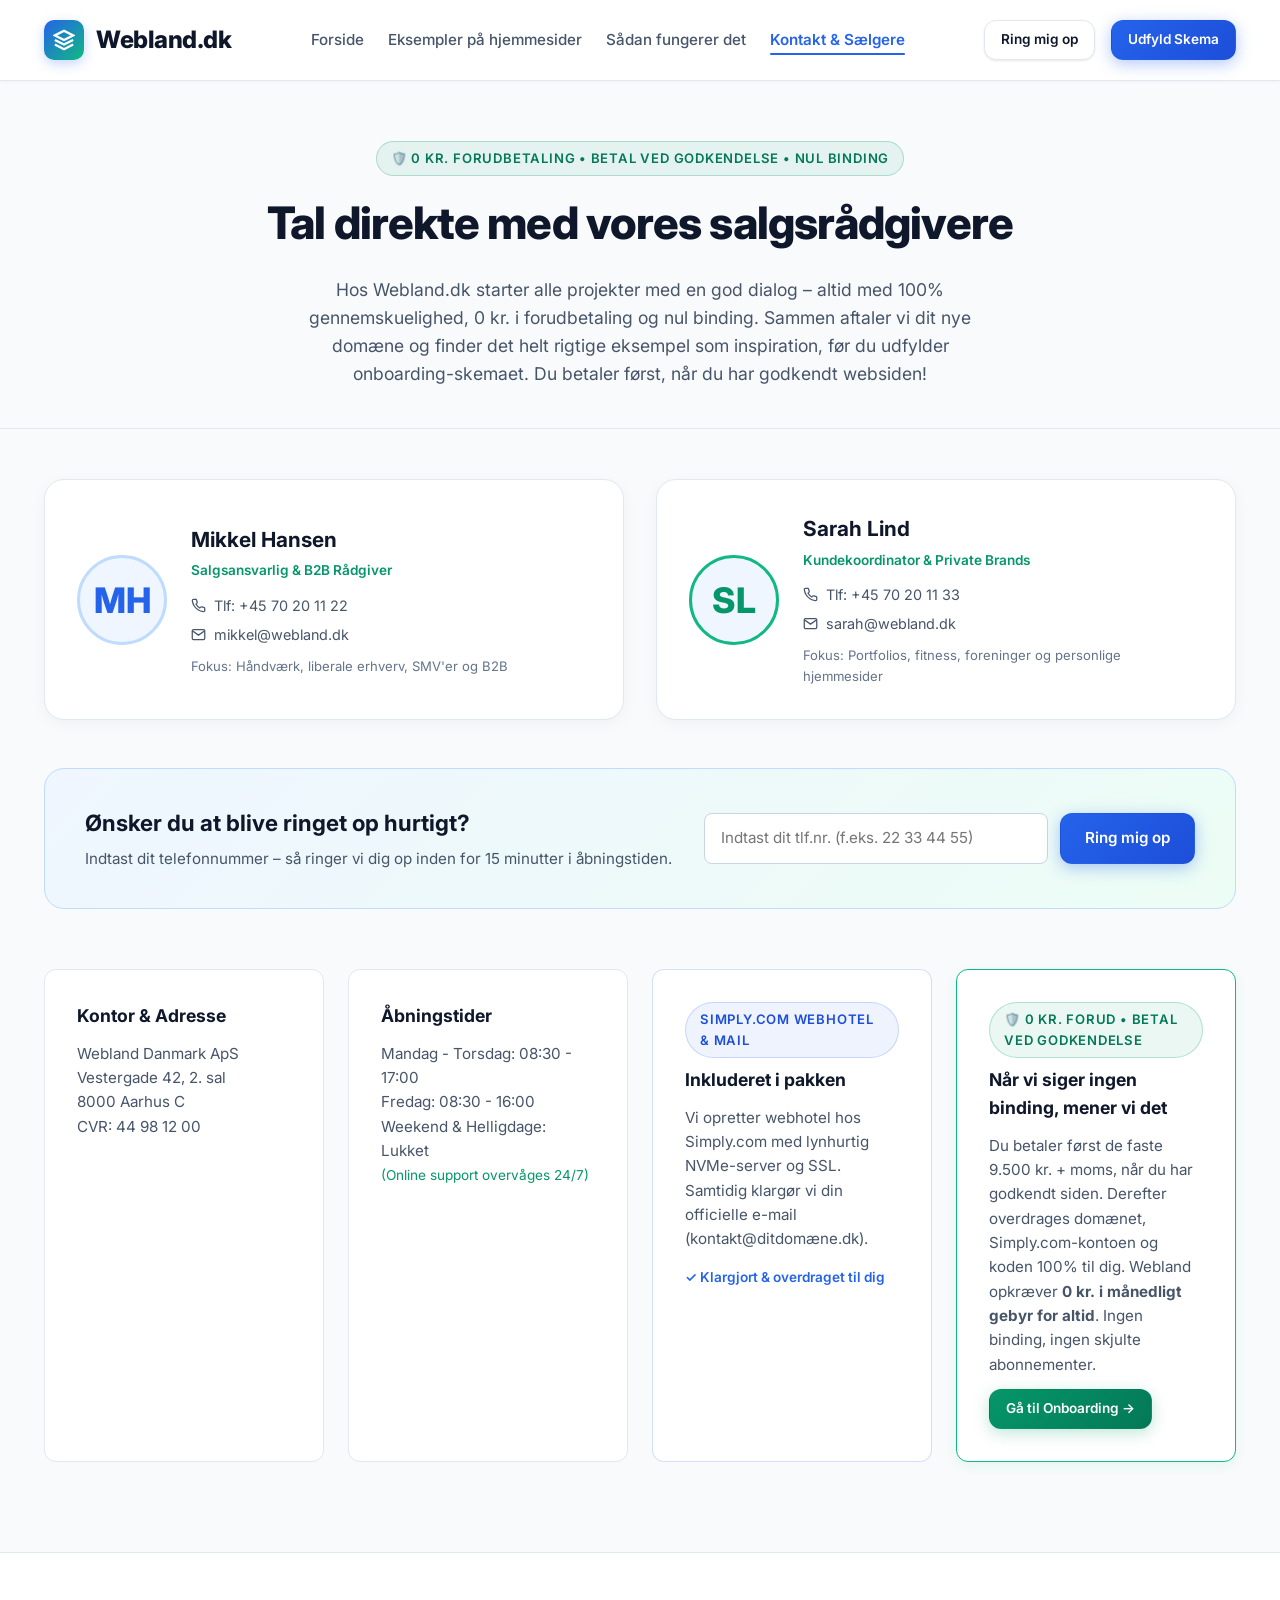
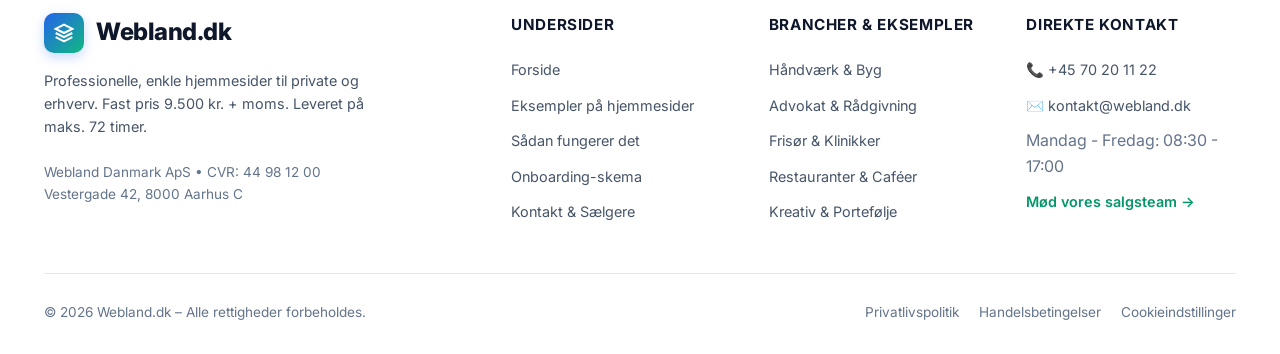
<file: kontakt.html>
<!DOCTYPE html>
<html lang="da" style="background-color: #f8fafc; color: #0f172a; color-scheme: light;">
<head>
  <meta charset="UTF-8">
  <meta name="viewport" content="width=device-width, initial-scale=1.0">
  <meta name="color-scheme" content="light">
  <title>Kontakt & Sælgere | Webland.dk – Tal med en rådgiver</title>
  <meta name="description" content="Tag fat i vores salgs- og rådgivningsteam hos Webland.dk. Vi hjælper med domænevalg, inspiration fra vores eksempler og hurtig opstart.">
  <link rel="icon" type="image/svg+xml" href="favicon.svg">
  <link rel="apple-touch-icon" href="favicon.svg">
  <link rel="canonical" href="https://razirazidk-glitch.github.io/webland-preview/kontakt.html">
  <meta property="og:type" content="website">
  <meta property="og:locale" content="da_DK">
  <meta property="og:site_name" content="Webland.dk">
  <meta property="og:title" content="Kontakt & Sælgere | Webland.dk – Tal med en rådgiver">
  <meta property="og:description" content="Tag fat i vores salgsteam hos Webland.dk. Vi hjælper med domænevalg, inspiration og hurtig opstart inden for 72 timer. Fast pris 9.500 kr. + moms og 0 kr./md.">
  <meta property="og:url" content="https://razirazidk-glitch.github.io/webland-preview/kontakt.html">
  <meta property="og:image" content="https://razirazidk-glitch.github.io/webland-preview/images/examples/smykkebutik-guld.jpg">
  <meta property="og:image:width" content="1200">
  <meta property="og:image:height" content="750">
  <meta name="twitter:card" content="summary_large_image">
  <meta name="twitter:title" content="Kontakt Webland.dk – Salg & Rådgivning">
  <meta name="twitter:description" content="Tal direkte med vores rådgivere. Få svar på dine spørgsmål om fast pris på 9.500 kr. + moms og nul binding.">
  <meta name="twitter:image" content="https://razirazidk-glitch.github.io/webland-preview/images/examples/smykkebutik-guld.jpg">
  <link rel="preconnect" href="https://fonts.googleapis.com">
  <link rel="preconnect" href="https://fonts.gstatic.com" crossorigin>
  <link href="https://fonts.googleapis.com/css2?family=Inter:wght@400;500;600;700;800&display=swap" rel="stylesheet">
  <link rel="stylesheet" href="styles.css?v=37.1">
  <script type="application/ld+json">
  {
    "@context": "https://schema.org",
    "@type": "ContactPage",
    "name": "Kontakt Webland.dk",
    "description": "Kontakt vores salgs- og rådgivningsteam. Ring eller anmod om opringning inden for 15 minutter.",
    "mainEntity": {
      "@type": "LocalBusiness",
      "name": "Webland Danmark ApS",
      "telephone": "+45 70 20 11 22",
      "email": "kontakt@webland.dk",
      "address": {
        "@type": "PostalAddress",
        "streetAddress": "Vestergade 42, 2. sal",
        "addressLocality": "Aarhus C",
        "postalCode": "8000",
        "addressCountry": "DK"
      },
      "openingHoursSpecification": [
        {
          "@type": "OpeningHoursSpecification",
          "dayOfWeek": ["Monday", "Tuesday", "Wednesday", "Thursday"],
          "opens": "08:30",
          "closes": "17:00"
        },
        {
          "@type": "OpeningHoursSpecification",
          "dayOfWeek": "Friday",
          "opens": "08:30",
          "closes": "16:00"
        }
      ]
    }
  }
  </script>
  <style>
    :root {
      color-scheme: light !important;
      --color-bg: #f8fafc !important;
      --color-bg-secondary: #f1f5f9 !important;
      --color-bg-card: #ffffff !important;
      --color-bg-card-hover: #f8fafc !important;
      --color-border: #e2e8f0 !important;
      --color-text: #0f172a !important;
      --color-text-muted: #475569 !important;
      --color-text-dim: #64748b !important;
      --color-primary: #2563eb !important;
      --color-accent: #059669 !important;
    }
    html, body {
      background-color: #f8fafc !important;
      background-image: none !important;
      color: #0f172a !important;
      color-scheme: light !important;
    }
    .site-header {
      background: rgba(255, 255, 255, 0.96) !important;
      border-bottom: 1px solid #e2e8f0 !important;
    }
    .brand-logo, .brand-logo span {
      color: #0f172a !important;
    }
    .nav-links a {
      color: #475569 !important;
    }
    .nav-links a.active, .nav-links a:hover {
      color: #2563eb !important;
    }
    .page-hero {
      background: #f8fafc !important;
      color: #0f172a !important;
      border-bottom: 1px solid #e2e8f0 !important;
    }
    .page-hero h1 {
      color: #0f172a !important;
    }
    .page-hero p {
      color: #475569 !important;
    }
    .site-footer {
      background-color: #ffffff !important;
      border-top: 1px solid #e2e8f0 !important;
      color: #0f172a !important;
    }
  </style>
</head>
<body style="background-color: #f8fafc !important; color: #0f172a !important;">

  <!-- Header -->
  <header class="site-header">
    <div class="container nav-wrap">
      <a href="index.html?v=37.0" class="brand-logo">
        <div class="logo-icon">
          <svg width="22" height="22" viewBox="0 0 24 24" fill="none" stroke="currentColor" stroke-width="2.5">
            <polygon points="12 2 2 7 12 12 22 7 12 2"></polygon>
            <polyline points="2 17 12 22 22 17"></polyline>
            <polyline points="2 12 12 17 22 12"></polyline>
          </svg>
        </div>
        <span>Webland<span class="logo-dot">.dk</span></span>
      </a>

      <ul class="nav-links" id="nav-links">
        <li><a href="index.html?v=37.0">Forside</a></li>
        <li><a href="eksempler.html?v=37.0">Eksempler på hjemmesider</a></li>
        <li><a href="proces.html?v=37.0">Sådan fungerer det</a></li>
        <li><a href="kontakt.html?v=37.0" class="active">Kontakt & Sælgere</a></li>
      </ul>

      <div class="nav-actions">
        <a href="kontakt.html?v=37.0" class="btn btn-outline btn-sm callback-modal-trigger">Ring mig op</a>
        <a href="onboarding.html?v=37.0" class="btn btn-primary btn-sm">Udfyld Skema</a>
        <button class="mobile-menu-btn" id="mobile-menu-btn" aria-label="Åbn menu" aria-expanded="false" aria-controls="nav-links">☰</button>
      </div>
    </div>
  </header>

  <main>
    <!-- Subpage Hero -->
    <section class="page-hero">
      <div class="container">
        <span class="badge badge-emerald" style="margin-bottom: 12px;">🛡️ 0 kr. forudbetaling • Betal ved godkendelse • Nul binding</span>
        <h1>Tal direkte med vores salgsrådgivere</h1>
        <p>
          Hos Webland.dk starter alle projekter med en god dialog – altid med 100% gennemskuelighed, 0 kr. i forudbetaling og nul binding. Sammen aftaler vi dit nye domæne og finder det helt rigtige eksempel som inspiration, før du udfylder onboarding-skemaet. Du betaler først, når du har godkendt websiden!
        </p>
      </div>
    </section>

    <!-- Sælgerkort & Formular Sektion -->
    <section class="sales-team-section" style="padding-top: 50px;">
      <div class="container">
        <div class="sales-grid">
          <!-- Sælger 1 -->
          <div class="sales-card">
            <div class="sales-avatar">MH</div>
            <div class="sales-info">
              <h3>Mikkel Hansen</h3>
              <span class="sales-role">Salgsansvarlig & B2B Rådgiver</span>
              <div class="sales-contacts">
                <a href="tel:+4570201122">
                  <svg width="15" height="15" viewBox="0 0 24 24" fill="none" stroke="currentColor" stroke-width="2"><path d="M22 16.92v3a2 2 0 0 1-2.18 2 19.79 19.79 0 0 1-8.63-3.07 19.5 19.5 0 0 1-6-6 19.79 19.79 0 0 1-3.07-8.67A2 2 0 0 1 4.11 2h3a2 2 0 0 1 2 1.72 12.84 12.84 0 0 0 .7 2.81 2 2 0 0 1-.45 2.11L8.09 9.91a16 16 0 0 0 6 6l1.27-1.27a2 2 0 0 1 2.11-.45 12.84 12.84 0 0 0 2.81.7A2 2 0 0 1 22 16.92z"></path></svg>
                  Tlf: +45 70 20 11 22
                </a>
                <a href="mailto:mikkel@webland.dk">
                  <svg width="15" height="15" viewBox="0 0 24 24" fill="none" stroke="currentColor" stroke-width="2"><path d="M4 4h16c1.1 0 2 .9 2 2v12c0 1.1-.9 2-2 2H4c-1.1 0-2-.9-2-2V6c0-1.1.9-2 2-2z"></path><polyline points="22,6 12,13 2,6"></polyline></svg>
                  mikkel@webland.dk
                </a>
                <span style="font-size: 0.82rem; color: var(--color-text-dim); margin-top: 4px;">
                  Fokus: Håndværk, liberale erhverv, SMV'er og B2B
                </span>
              </div>
            </div>
          </div>

          <!-- Sælger 2 -->
          <div class="sales-card">
            <div class="sales-avatar" style="border-color: #10b981; color: #059669;">SL</div>
            <div class="sales-info">
              <h3>Sarah Lind</h3>
              <span class="sales-role">Kundekoordinator & Private Brands</span>
              <div class="sales-contacts">
                <a href="tel:+4570201133">
                  <svg width="15" height="15" viewBox="0 0 24 24" fill="none" stroke="currentColor" stroke-width="2"><path d="M22 16.92v3a2 2 0 0 1-2.18 2 19.79 19.79 0 0 1-8.63-3.07 19.5 19.5 0 0 1-6-6 19.79 19.79 0 0 1-3.07-8.67A2 2 0 0 1 4.11 2h3a2 2 0 0 1 2 1.72 12.84 12.84 0 0 0 .7 2.81 2 2 0 0 1-.45 2.11L8.09 9.91a16 16 0 0 0 6 6l1.27-1.27a2 2 0 0 1 2.11-.45 12.84 12.84 0 0 0 2.81.7A2 2 0 0 1 22 16.92z"></path></svg>
                  Tlf: +45 70 20 11 33
                </a>
                <a href="mailto:sarah@webland.dk">
                  <svg width="15" height="15" viewBox="0 0 24 24" fill="none" stroke="currentColor" stroke-width="2"><path d="M4 4h16c1.1 0 2 .9 2 2v12c0 1.1-.9 2-2 2H4c-1.1 0-2-.9-2-2V6c0-1.1.9-2 2-2z"></path><polyline points="22,6 12,13 2,6"></polyline></svg>
                  sarah@webland.dk
                </a>
                <span style="font-size: 0.82rem; color: var(--color-text-dim); margin-top: 4px;">
                  Fokus: Portfolios, fitness, foreninger og personlige hjemmesider
                </span>
              </div>
            </div>
          </div>
        </div>

        <!-- Hurtig Callback Boks -->
        <div class="callback-box" style="margin-bottom: 60px;">
          <div class="callback-text">
            <h3>Ønsker du at blive ringet op hurtigt?</h3>
            <p>Indtast dit telefonnummer – så ringer vi dig op inden for 15 minutter i åbningstiden.</p>
          </div>

          <form class="callback-form-row" id="callback-form">
            <label for="callback-phone" class="sr-only">Telefonnummer til opringning</label>
            <input type="tel" id="callback-phone" class="form-input" placeholder="Indtast dit tlf.nr. (f.eks. 22 33 44 55)" aria-label="Telefonnummer til opringning" required>
            <button type="submit" class="btn btn-primary" style="white-space: nowrap;">
              Ring mig op
            </button>
          </form>
        </div>

        <!-- Virksomhedsinfo, Webhotel & Åbningstider Grid -->
        <div style="display: grid; grid-template-columns: repeat(auto-fit, minmax(260px, 1fr)); gap: 24px;">
          <div style="background: var(--color-bg-card); border: 1px solid var(--color-border); border-radius: var(--radius-md); padding: 32px;">
            <h4 style="font-size: 1.1rem; font-weight: 700; margin-bottom: 12px; color: var(--color-text);">Kontor & Adresse</h4>
            <p style="color: var(--color-text-muted); font-size: 0.95rem; line-height: 1.6;">
              Webland Danmark ApS<br>
              Vestergade 42, 2. sal<br>
              8000 Aarhus C<br>
              CVR: 44 98 12 00
            </p>
          </div>

          <div style="background: var(--color-bg-card); border: 1px solid var(--color-border); border-radius: var(--radius-md); padding: 32px;">
            <h4 style="font-size: 1.1rem; font-weight: 700; margin-bottom: 12px; color: var(--color-text);">Åbningstider</h4>
            <p style="color: var(--color-text-muted); font-size: 0.95rem; line-height: 1.6;">
              Mandag - Torsdag: 08:30 - 17:00<br>
              Fredag: 08:30 - 16:00<br>
              Weekend & Helligdage: Lukket<br>
              <span style="color: #059669; font-size: 0.85rem;">(Online support overvåges 24/7)</span>
            </p>
          </div>

          <div style="background: var(--color-bg-card); border: 1px solid rgba(37, 99, 235, 0.2); border-radius: var(--radius-md); padding: 32px;">
            <div class="badge" style="margin-bottom: 8px;">Simply.com Webhotel & Mail</div>
            <h4 style="font-size: 1.1rem; font-weight: 700; margin-bottom: 12px; color: var(--color-text);">Inkluderet i pakken</h4>
            <p style="color: var(--color-text-muted); font-size: 0.95rem; line-height: 1.6; margin-bottom: 12px;">
              Vi opretter webhotel hos Simply.com med lynhurtig NVMe-server og SSL. Samtidig klargør vi din officielle e-mail (kontakt@ditdomæne.dk).
            </p>
            <span style="font-size: 0.85rem; color: #2563eb; font-weight: 600;">✓ Klargjort & overdraget til dig</span>
          </div>

          <div style="background: var(--color-bg-card); border: 1.5px solid #10b981; border-radius: var(--radius-md); padding: 32px; box-shadow: 0 4px 12px rgba(16, 185, 129, 0.08);">
            <div class="badge badge-emerald" style="margin-bottom: 8px;">🛡️ 0 kr. forud • Betal ved godkendelse</div>
            <h4 style="font-size: 1.1rem; font-weight: 700; margin-bottom: 12px; color: var(--color-text);">Når vi siger ingen binding, mener vi det</h4>
            <p style="color: var(--color-text-muted); font-size: 0.95rem; line-height: 1.6; margin-bottom: 12px;">
              Du betaler først de faste 9.500 kr. + moms, når du har godkendt siden. Derefter overdrages domænet, Simply.com-kontoen og koden 100% til dig. Webland opkræver <strong>0 kr. i månedligt gebyr for altid</strong>. Ingen binding, ingen skjulte abonnementer.
            </p>
            <a href="onboarding.html?v=37.0" class="btn btn-emerald btn-sm">Gå til Onboarding →</a>
          </div>
        </div>
      </div>
    </section>
  </main>

  <!-- Footer -->
  <footer class="site-footer">
    <div class="container">
      <div class="footer-grid">
        <div class="footer-brand">
          <a href="index.html?v=37.0" class="brand-logo" style="margin-bottom: 8px;">
            <div class="logo-icon">
              <svg width="20" height="20" viewBox="0 0 24 24" fill="none" stroke="currentColor" stroke-width="2.5">
                <polygon points="12 2 2 7 12 12 22 7 12 2"></polygon>
                <polyline points="2 17 12 22 22 17"></polyline>
                <polyline points="2 12 12 17 22 12"></polyline>
              </svg>
            </div>
            <span>Webland<span class="logo-dot">.dk</span></span>
          </a>
          <p>
            Professionelle, enkle hjemmesider til private og erhverv. Fast pris 9.500 kr. + moms. Leveret på maks. 72 timer.
          </p>
          <div style="font-size: 0.85rem; color: var(--color-text-dim);">
            Webland Danmark ApS • CVR: 44 98 12 00<br>
            Vestergade 42, 8000 Aarhus C
          </div>
        </div>

        <div class="footer-col">
          <h4>Undersider</h4>
          <ul class="footer-links">
            <li><a href="index.html?v=37.0">Forside</a></li>
            <li><a href="eksempler.html?v=37.0">Eksempler på hjemmesider</a></li>
            <li><a href="proces.html?v=37.0">Sådan fungerer det</a></li>
            <li><a href="onboarding.html?v=37.0">Onboarding-skema</a></li>
            <li><a href="kontakt.html?v=37.0">Kontakt & Sælgere</a></li>
          </ul>
        </div>

        <div class="footer-col">
          <h4>Brancher & Eksempler</h4>
          <ul class="footer-links">
            <li><a href="eksempler.html?v=37.0">Håndværk & Byg</a></li>
            <li><a href="eksempler.html?v=37.0">Advokat & Rådgivning</a></li>
            <li><a href="eksempler.html?v=37.0">Frisør & Klinikker</a></li>
            <li><a href="eksempler.html?v=37.0">Restauranter & Caféer</a></li>
            <li><a href="eksempler.html?v=37.0">Kreativ & Portefølje</a></li>
          </ul>
        </div>

        <div class="footer-col">
          <h4>Direkte Kontakt</h4>
          <ul class="footer-links">
            <li><a href="tel:+4570201122">📞 +45 70 20 11 22</a></li>
            <li><a href="mailto:kontakt@webland.dk">✉️ kontakt@webland.dk</a></li>
            <li><span style="color: var(--color-text-dim);">Mandag - Fredag: 08:30 - 17:00</span></li>
            <li><a href="kontakt.html?v=37.0" style="color: #059669; font-weight: 600;">Mød vores salgsteam →</a></li>
          </ul>
        </div>
      </div>

      <div class="footer-bottom">
        <div>© 2026 Webland.dk – Alle rettigheder forbeholdes.</div>
        <div style="display: flex; gap: 20px;">
          <a href="#">Privatlivspolitik</a>
          <a href="#">Handelsbetingelser</a>
          <a href="#">Cookieindstillinger</a>
        </div>
      </div>
    </div>
  </footer>

  <div class="toast-container" id="toast-container"></div>
  <script src="templates-data.js?v=37.0"></script>
  <script src="app.js?v=37.1"></script>
</body>
</html>
</file>
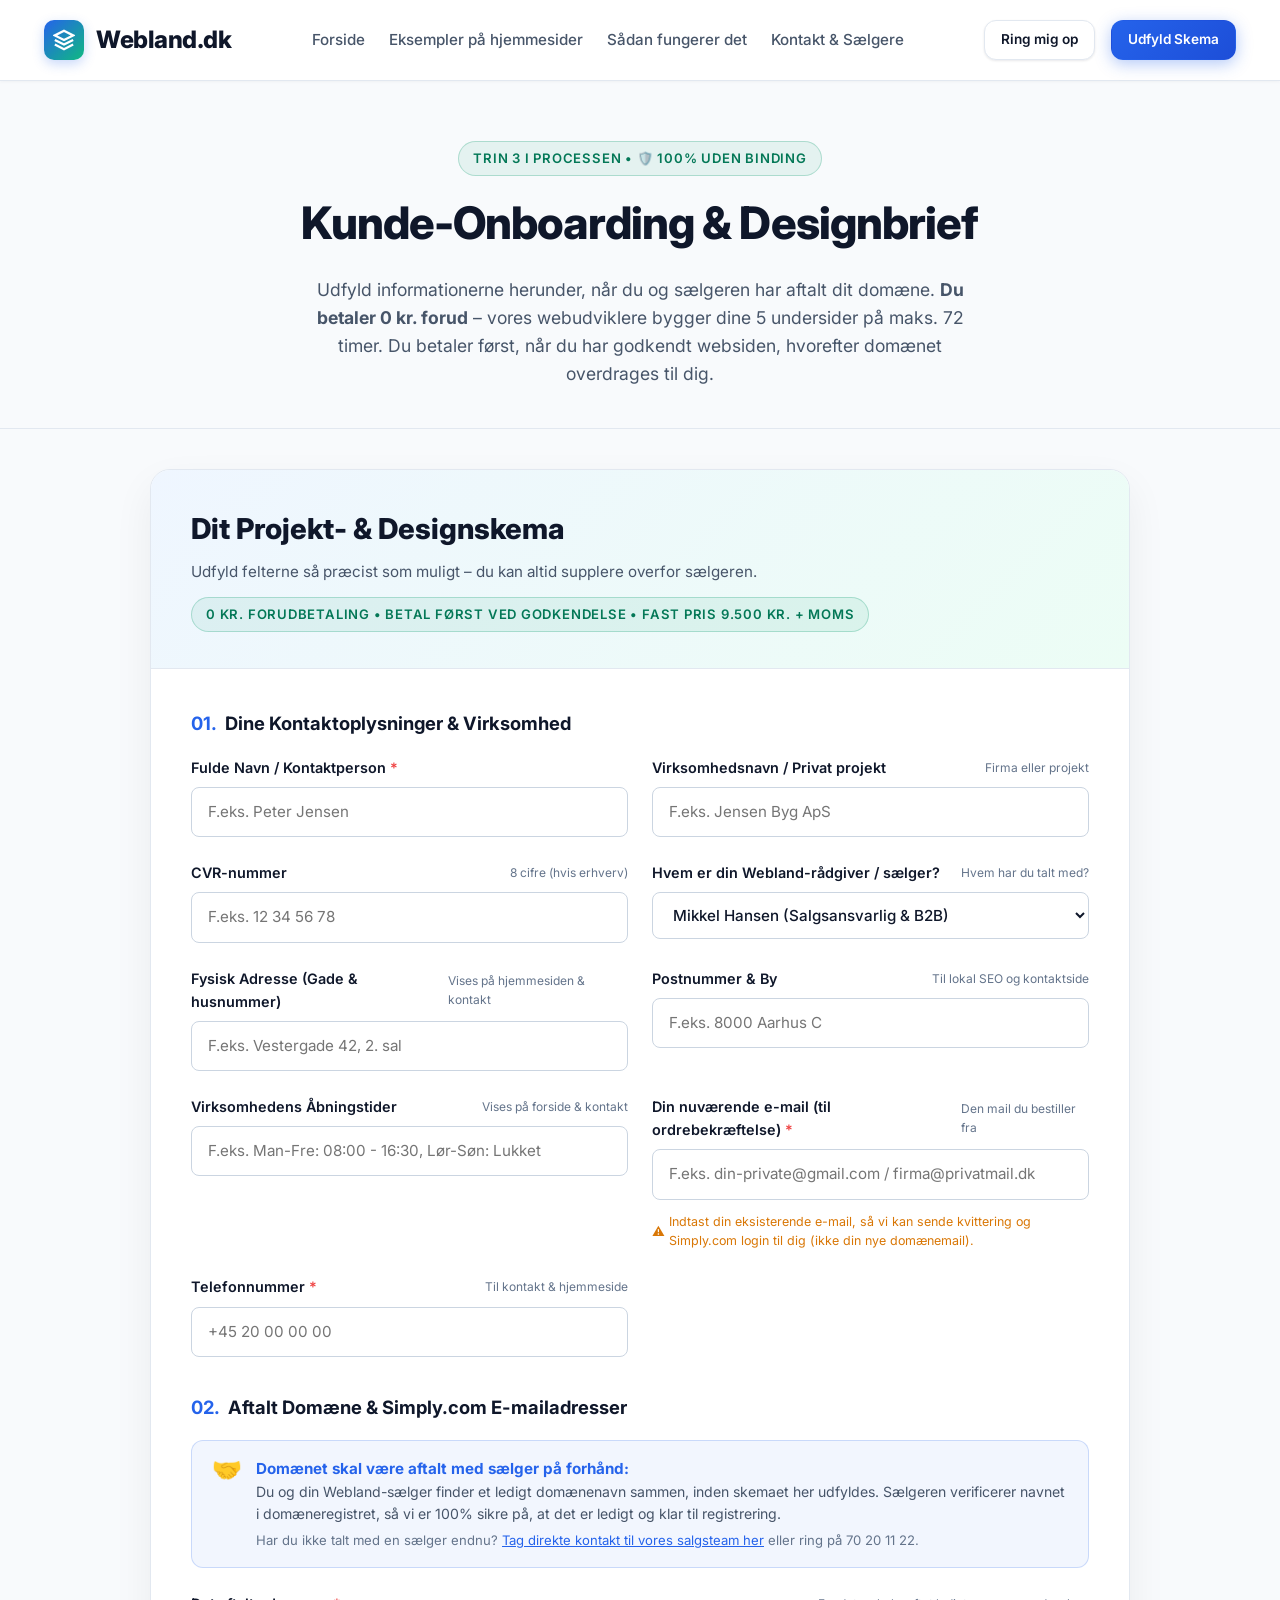
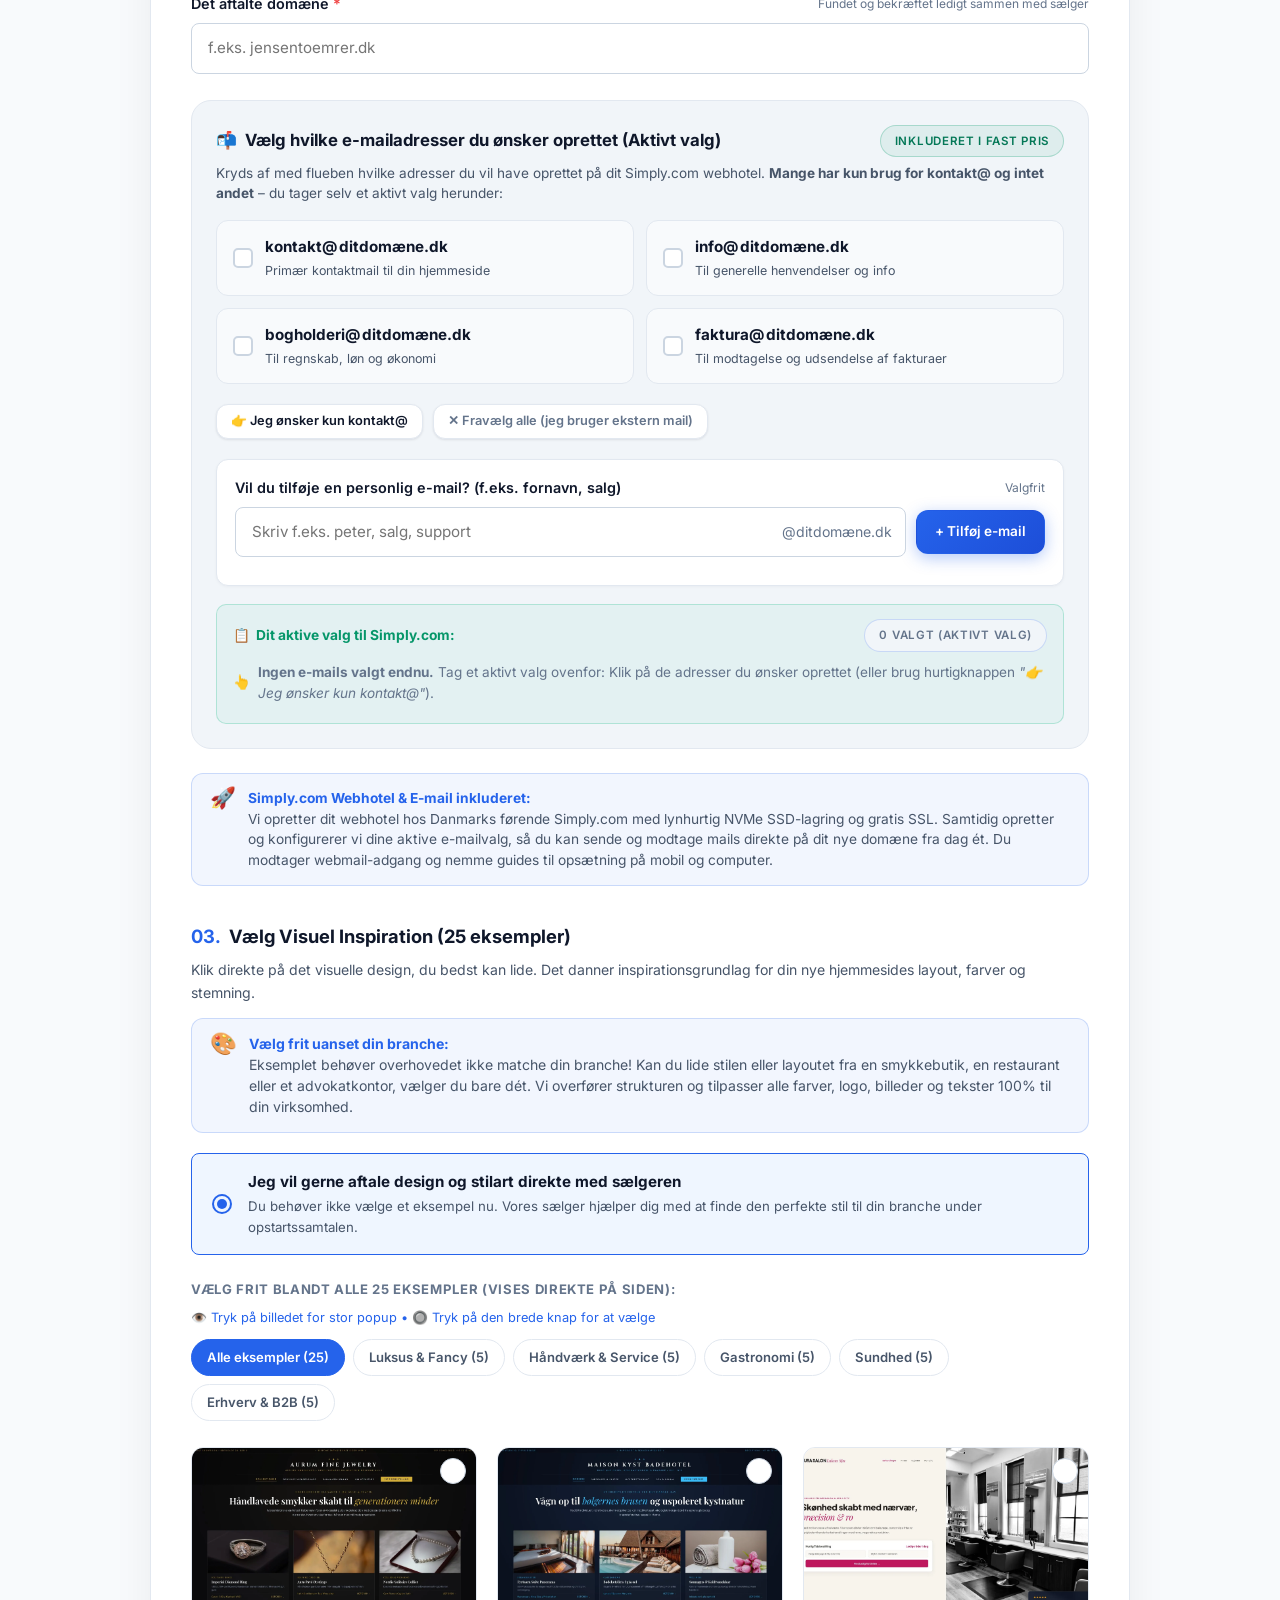
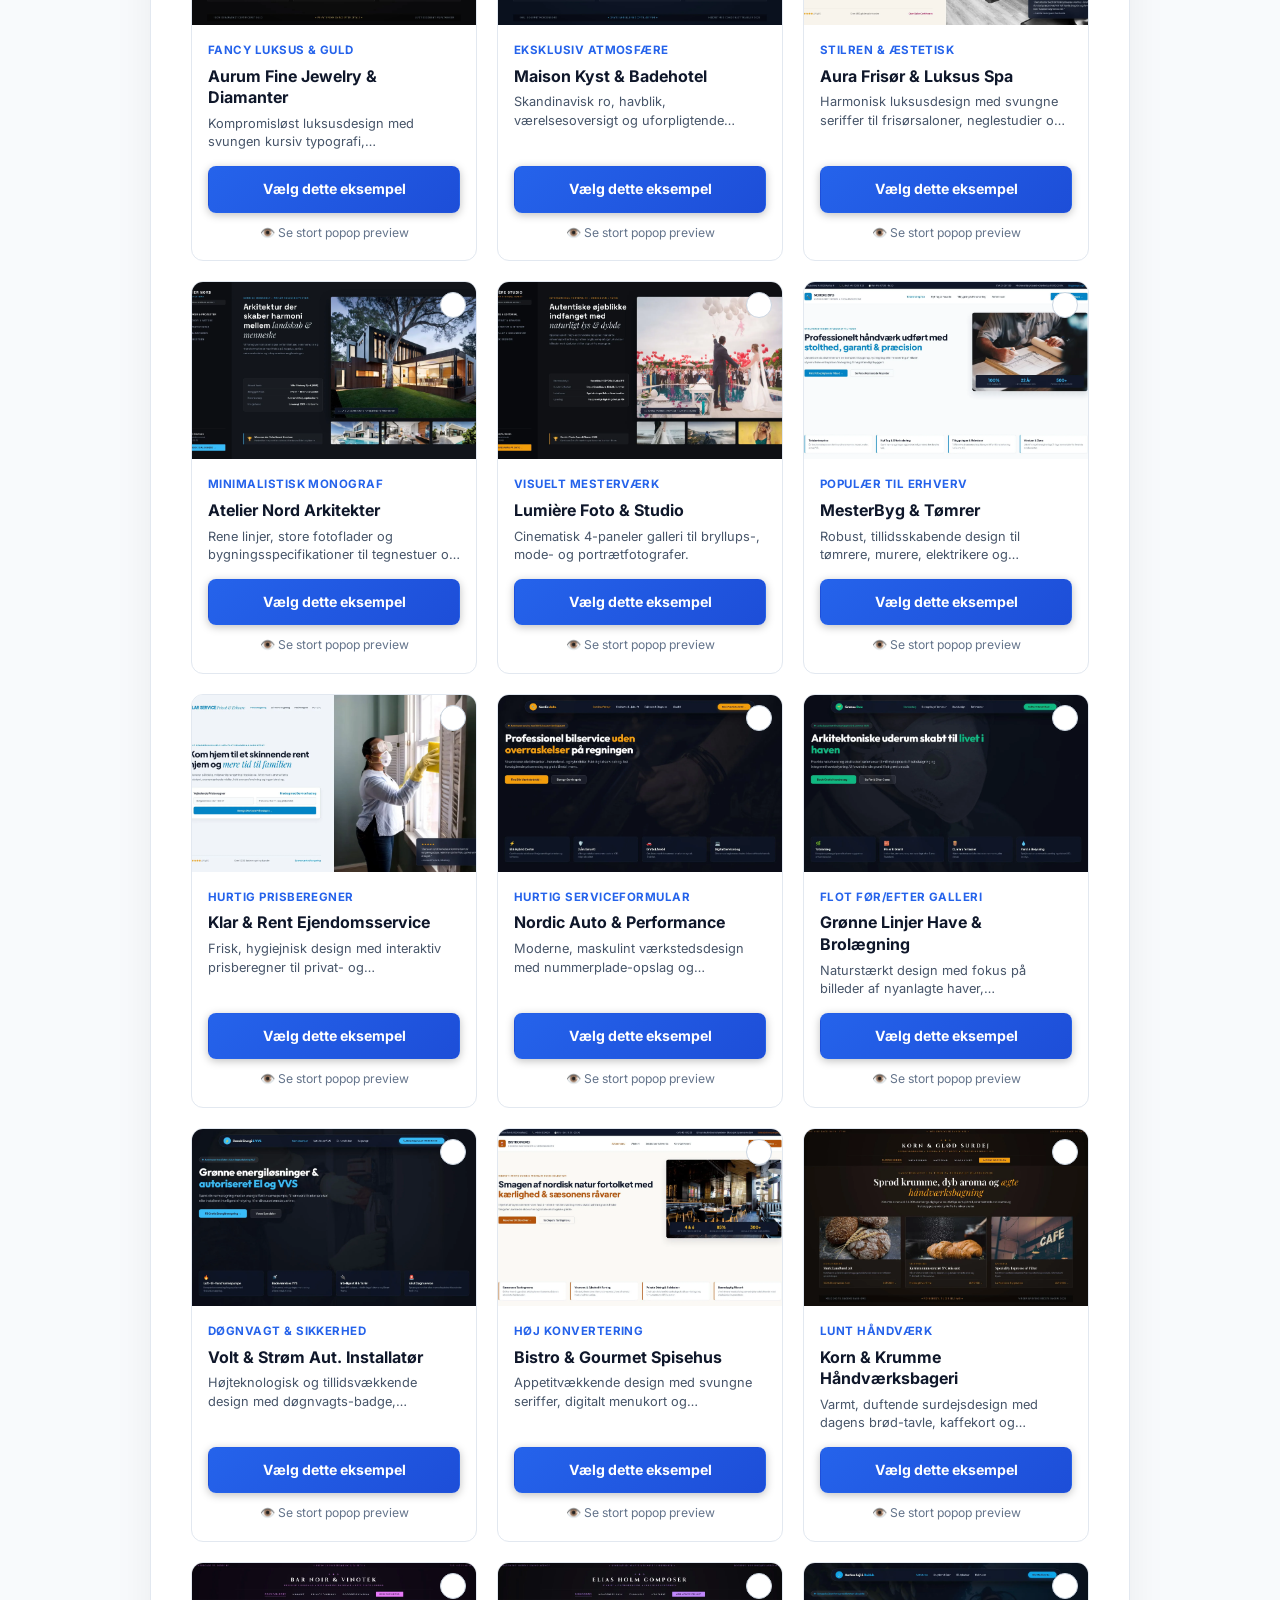
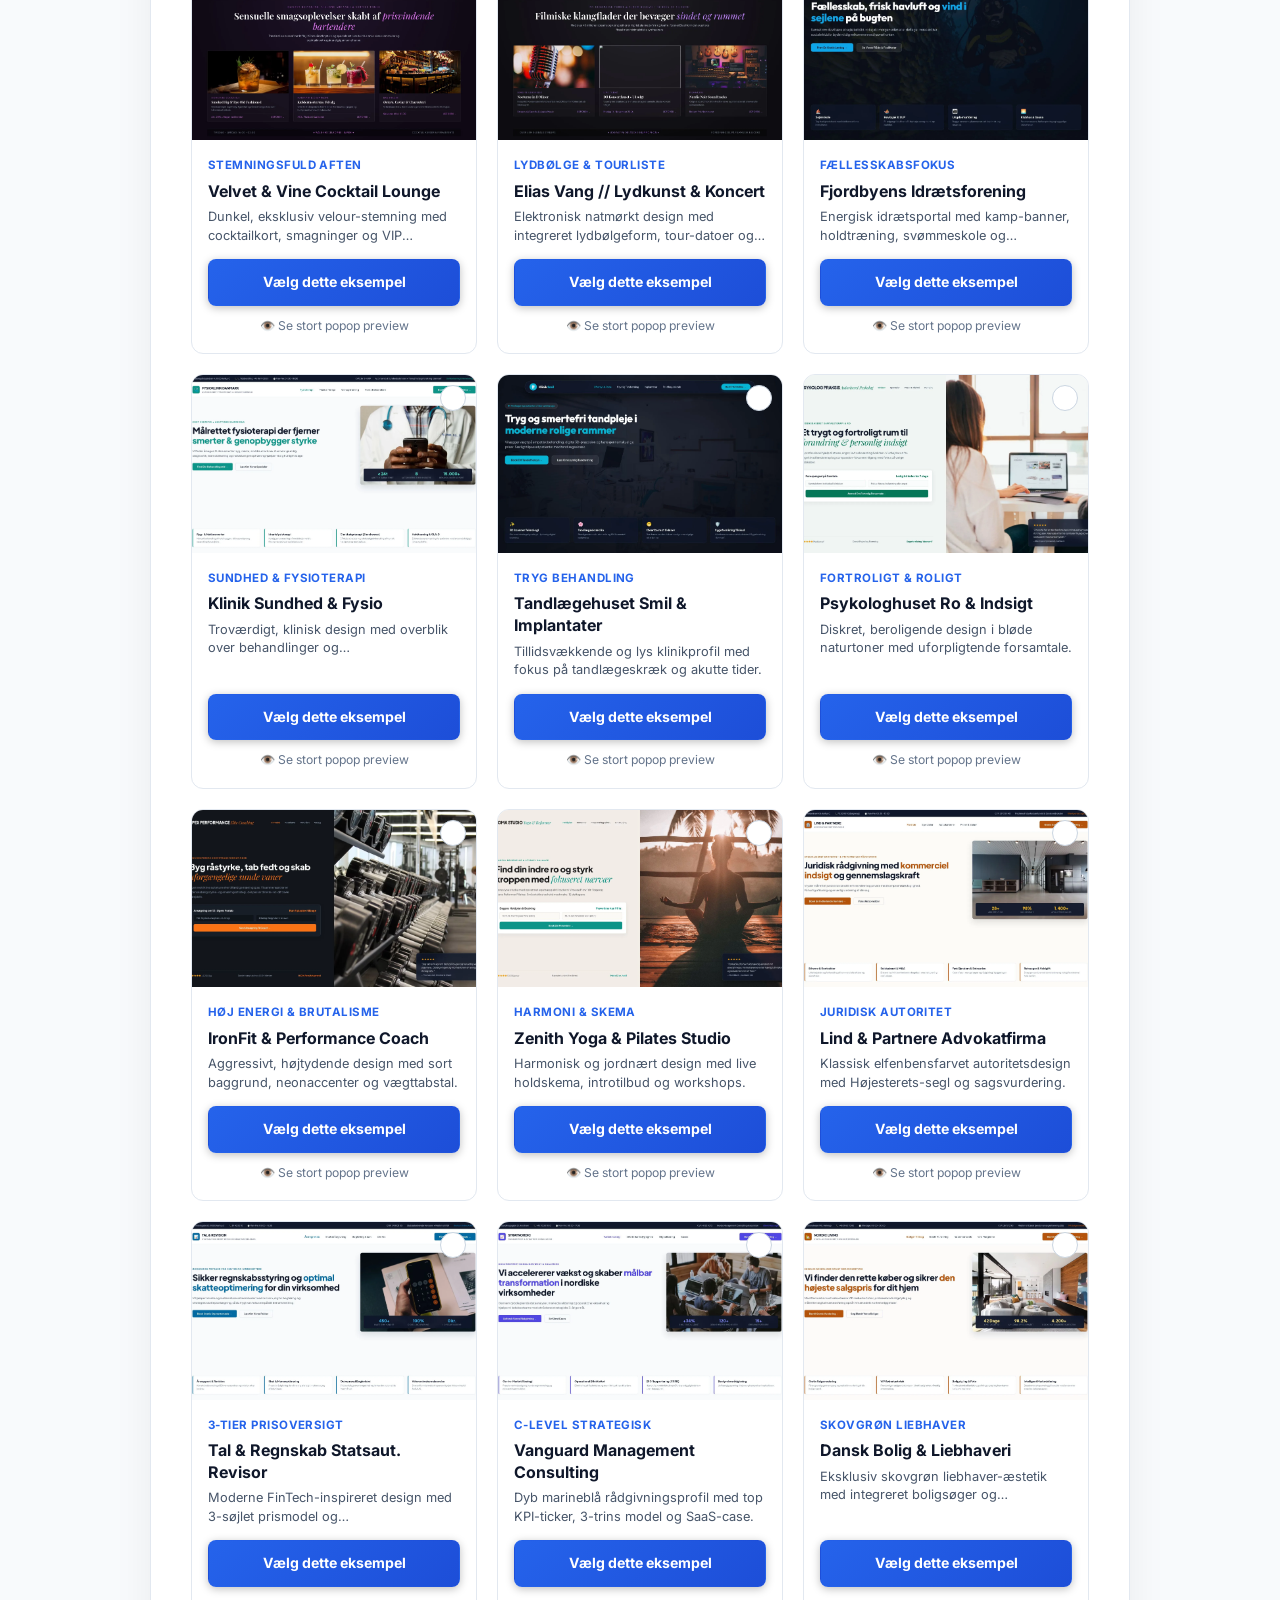
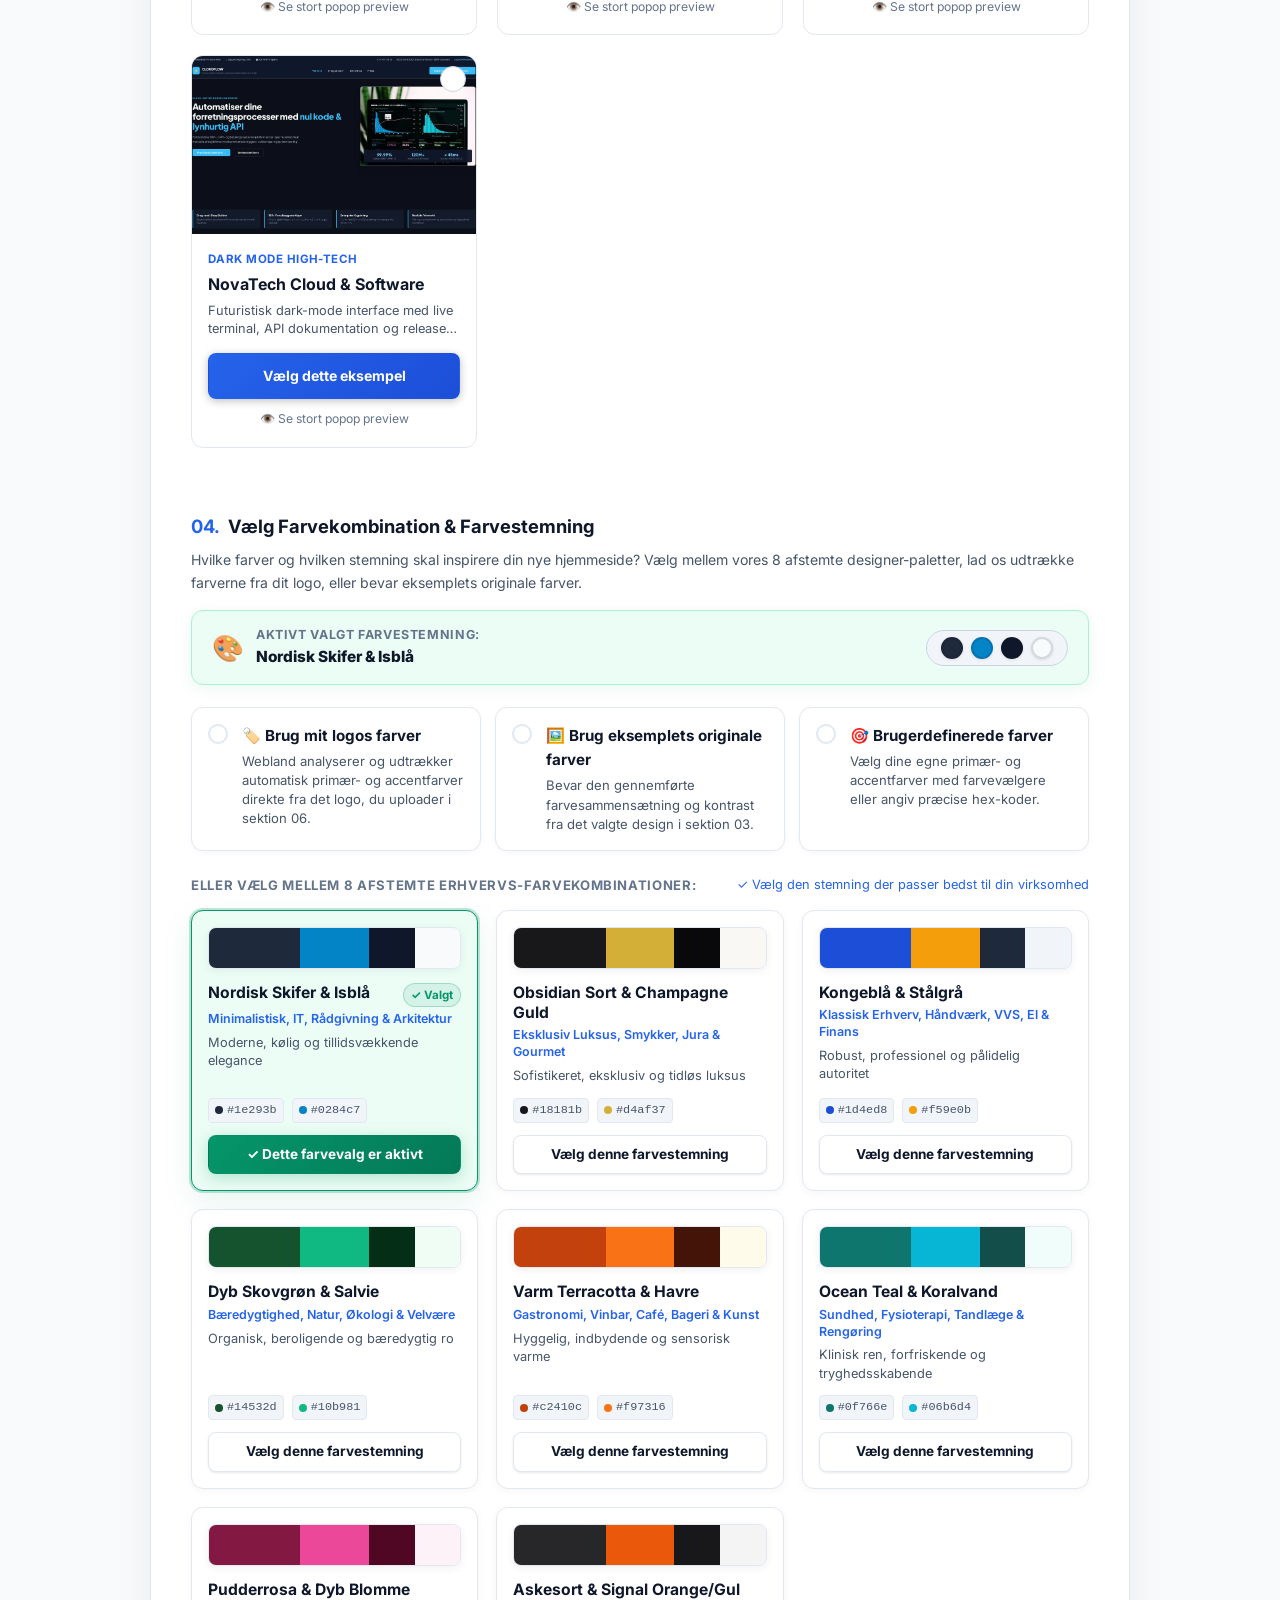
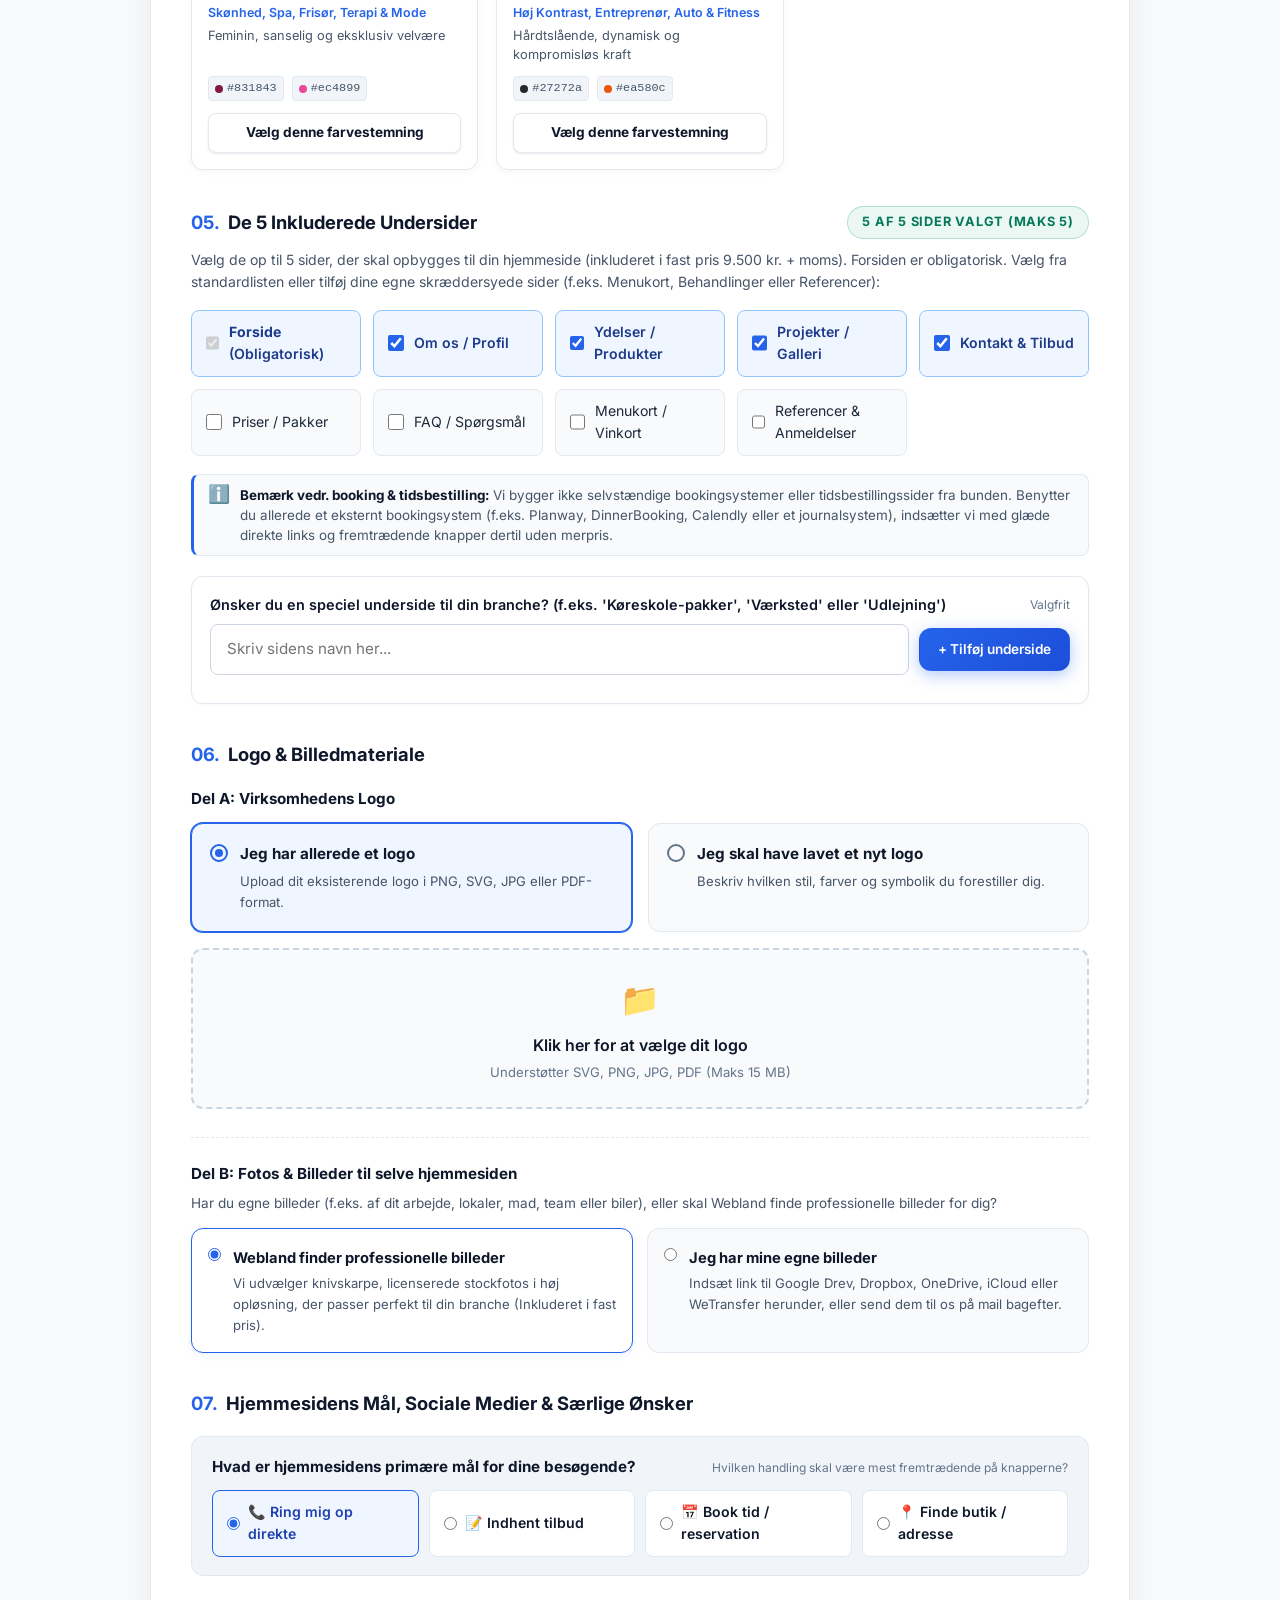
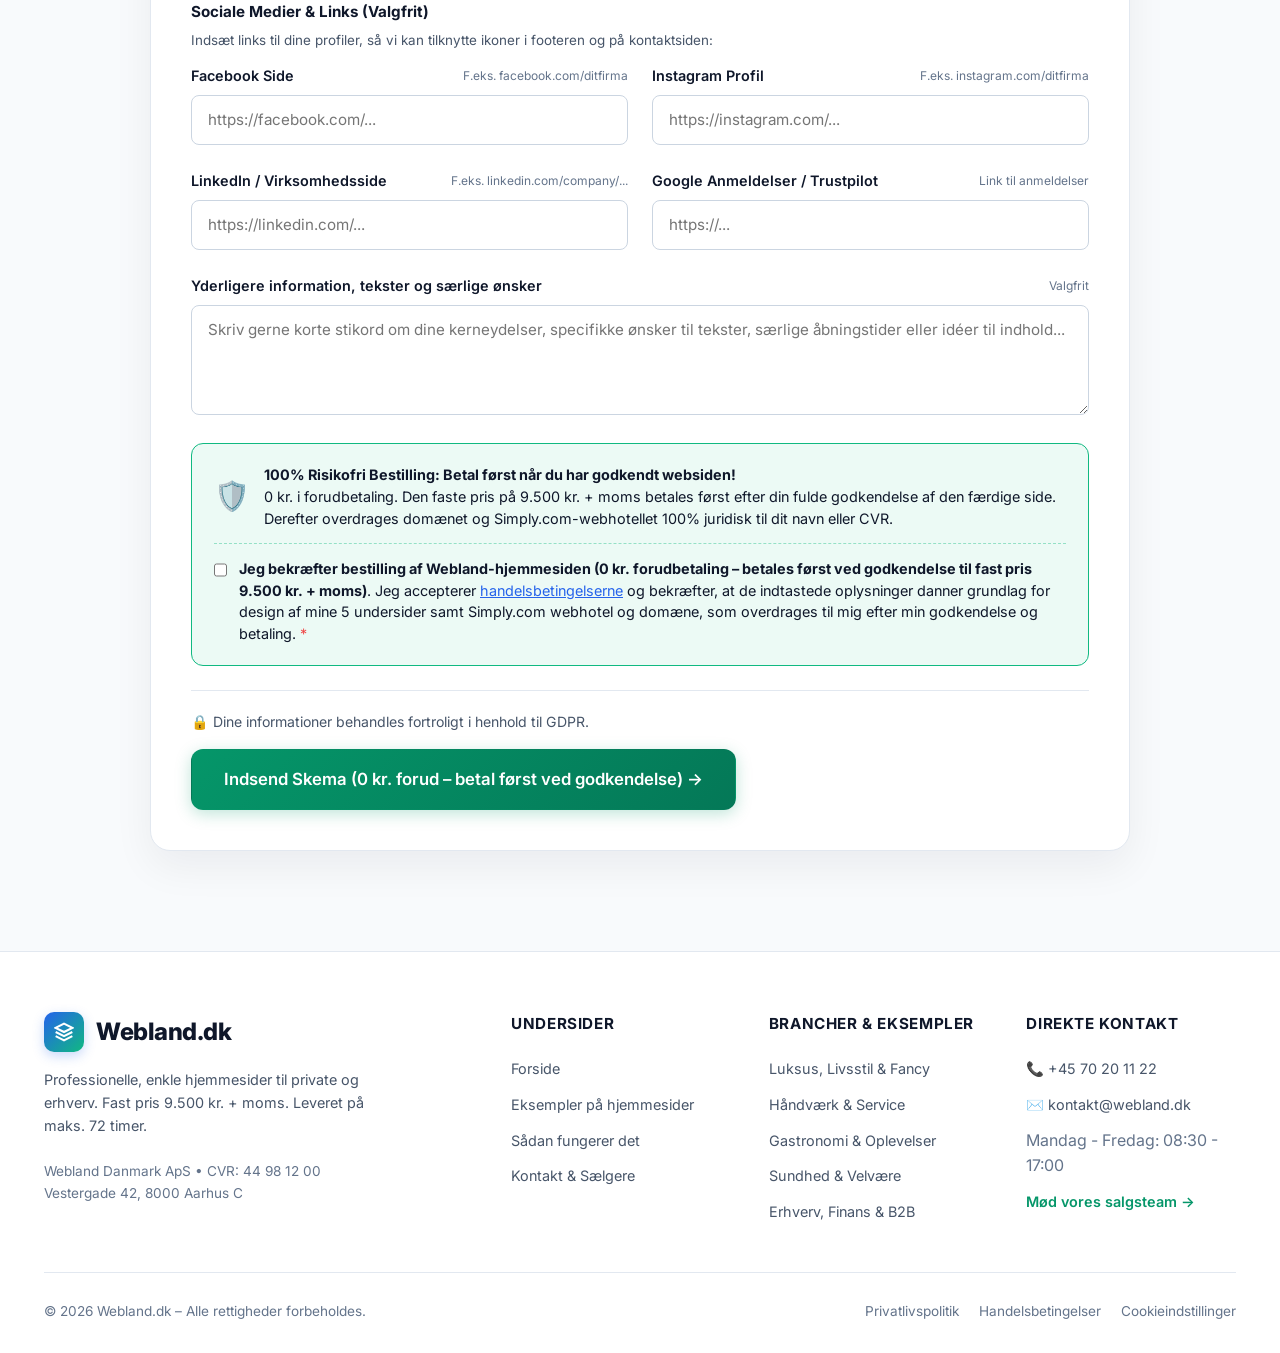
<file: onboarding.html>
<!DOCTYPE html>
<html lang="da" style="background-color: #f8fafc; color: #0f172a; color-scheme: light;">
<head>
  <meta charset="UTF-8">
  <meta name="viewport" content="width=device-width, initial-scale=1.0">
  <meta name="color-scheme" content="light">
  <title>Onboarding-skema & Designbrief | Webland.dk</title>
  <meta name="description" content="Udfyld dit onboarding-skema til Webland.dk: Angiv aftalt domæne, vælg eksempel som inspiration, specificer de 5 undersider og upload eller bestil dit nye logo.">
  <link rel="icon" type="image/svg+xml" href="favicon.svg">
  <link rel="apple-touch-icon" href="favicon.svg">
  <link rel="canonical" href="https://razirazidk-glitch.github.io/webland-preview/onboarding.html">
  <meta property="og:type" content="website">
  <meta property="og:locale" content="da_DK">
  <meta property="og:site_name" content="Webland.dk">
  <meta property="og:title" content="Onboarding-skema & Designbrief | Webland.dk">
  <meta property="og:description" content="Udfyld dit onboarding-skema til Webland.dk: Aftalt domæne, inspirationseksempel, 5 undersider og logo. Fast pris 9.500 kr. + moms og nul binding.">
  <meta property="og:url" content="https://razirazidk-glitch.github.io/webland-preview/onboarding.html">
  <meta property="og:image" content="https://razirazidk-glitch.github.io/webland-preview/images/examples/smykkebutik-guld.jpg">
  <meta property="og:image:width" content="1200">
  <meta property="og:image:height" content="750">
  <meta name="twitter:card" content="summary_large_image">
  <meta name="twitter:title" content="Onboarding-skema | Webland.dk">
  <meta name="twitter:description" content="Udfyld dine ønsker og krav til din nye hjemmeside. Klar på maks. 72 timer.">
  <meta name="twitter:image" content="https://razirazidk-glitch.github.io/webland-preview/images/examples/smykkebutik-guld.jpg">
  <link rel="preconnect" href="https://fonts.googleapis.com">
  <link rel="preconnect" href="https://fonts.gstatic.com" crossorigin>
  <link href="https://fonts.googleapis.com/css2?family=Inter:wght@400;500;600;700;800&display=swap" rel="stylesheet">
  <link rel="stylesheet" href="styles.css?v=37.1">
  <script type="application/ld+json">
  {
    "@context": "https://schema.org",
    "@type": "WebPage",
    "name": "Kunde-Onboarding & Designbrief",
    "description": "Onboarding-skema til Webland.dk for ny hjemmesideopstart med op til 5 undersider.",
    "url": "https://razirazidk-glitch.github.io/webland-preview/onboarding.html",
    "provider": {
      "@type": "Organization",
      "name": "Webland Danmark ApS",
      "url": "https://webland.dk"
    }
  }
  </script>
  <style>
    :root {
      color-scheme: light !important;
      --color-bg: #f8fafc !important;
      --color-bg-secondary: #f1f5f9 !important;
      --color-bg-card: #ffffff !important;
      --color-bg-card-hover: #f8fafc !important;
      --color-border: #e2e8f0 !important;
      --color-text: #0f172a !important;
      --color-text-muted: #475569 !important;
      --color-text-dim: #64748b !important;
      --color-primary: #2563eb !important;
      --color-accent: #059669 !important;
    }
    html, body {
      background-color: #f8fafc !important;
      background-image: none !important;
      color: #0f172a !important;
      color-scheme: light !important;
    }
    .site-header {
      background: rgba(255, 255, 255, 0.96) !important;
      border-bottom: 1px solid #e2e8f0 !important;
    }
    .brand-logo, .brand-logo span {
      color: #0f172a !important;
    }
    .nav-links a {
      color: #475569 !important;
    }
    .nav-links a.active, .nav-links a:hover {
      color: #2563eb !important;
    }
    .page-hero {
      background: #f8fafc !important;
      color: #0f172a !important;
      border-bottom: 1px solid #e2e8f0 !important;
    }
    .page-hero h1 {
      color: #0f172a !important;
    }
    .page-hero p {
      color: #475569 !important;
    }
    .site-footer {
      background-color: #ffffff !important;
      border-top: 1px solid #e2e8f0 !important;
      color: #0f172a !important;
    }
  </style>
</head>
<body style="background-color: #f8fafc !important; color: #0f172a !important;">

  <!-- Header -->
  <header class="site-header">
    <div class="container nav-wrap">
      <a href="index.html?v=37.0" class="brand-logo">
        <div class="logo-icon">
          <svg width="22" height="22" viewBox="0 0 24 24" fill="none" stroke="currentColor" stroke-width="2.5">
            <polygon points="12 2 2 7 12 12 22 7 12 2"></polygon>
            <polyline points="2 17 12 22 22 17"></polyline>
            <polyline points="2 12 12 17 22 12"></polyline>
          </svg>
        </div>
        <span>Webland<span class="logo-dot">.dk</span></span>
      </a>

      <ul class="nav-links" id="nav-links">
        <li><a href="index.html?v=37.0">Forside</a></li>
        <li><a href="eksempler.html?v=37.0">Eksempler på hjemmesider</a></li>
        <li><a href="proces.html?v=37.0">Sådan fungerer det</a></li>
        <li><a href="kontakt.html?v=37.0">Kontakt & Sælgere</a></li>
      </ul>

      <div class="nav-actions">
        <a href="kontakt.html?v=37.0" class="btn btn-outline btn-sm callback-modal-trigger">Ring mig op</a>
        <a href="onboarding.html?v=37.0" class="btn btn-primary btn-sm">Udfyld Skema</a>
        <button class="mobile-menu-btn" id="mobile-menu-btn" aria-label="Åbn menu" aria-expanded="false" aria-controls="nav-links">☰</button>
      </div>
    </div>
  </header>

  <main>
    <!-- Subpage Hero -->
    <section class="page-hero">
      <div class="container">
        <span class="badge badge-emerald" style="margin-bottom: 12px;">Trin 3 i processen • 🛡️ 100% Uden Binding</span>
        <h1>Kunde-Onboarding & Designbrief</h1>
        <p>
          Udfyld informationerne herunder, når du og sælgeren har aftalt dit domæne. <strong>Du betaler 0 kr. forud</strong> – vores webudviklere bygger dine 5 undersider på maks. 72 timer. Du betaler først, når du har godkendt websiden, hvorefter domænet overdrages til dig.
        </p>
      </div>
    </section>

    <!-- Onboarding Formular Sektion -->
    <section class="onboarding-section" style="padding-top: 40px;">
      <div class="container">
        <div class="onboarding-wrapper">
          <div class="onboarding-header">
            <div style="display: flex; align-items: center; justify-content: space-between; flex-wrap: wrap; gap: 12px;">
              <div>
                <h2>Dit Projekt- & Designskema</h2>
                <p>Udfyld felterne så præcist som muligt – du kan altid supplere overfor sælgeren.</p>
              </div>
              <span class="badge badge-emerald">0 kr. forudbetaling • Betal først ved godkendelse • Fast pris 9.500 kr. + moms</span>
            </div>
          </div>

          <form class="onboarding-form" id="client-onboarding-form">
            <!-- 1. Stamdata -->
            <h3 style="font-size: 1.15rem; font-weight: 700; margin-bottom: 18px; color: var(--color-text); display: flex; align-items: center; gap: 8px;">
              <span style="color: #2563eb;">01.</span> Dine Kontaktoplysninger & Virksomhed
            </h3>

            <div class="form-group-grid">
              <div class="form-field">
                <label class="form-label" for="client-name">
                  <span>Fulde Navn / Kontaktperson <span style="color: #ef4444;">*</span></span>
                </label>
                <input type="text" id="client-name" class="form-input" placeholder="F.eks. Peter Jensen" required>
              </div>

              <div class="form-field">
                <label class="form-label" for="company-name">
                  <span>Virksomhedsnavn / Privat projekt</span>
                  <small>Firma eller projekt</small>
                </label>
                <input type="text" id="company-name" class="form-input" placeholder="F.eks. Jensen Byg ApS">
              </div>

              <div class="form-field">
                <label class="form-label" for="client-cvr">
                  <span>CVR-nummer</span>
                  <small>8 cifre (hvis erhverv)</small>
                </label>
                <input type="text" id="client-cvr" class="form-input" placeholder="F.eks. 12 34 56 78" maxlength="12">
              </div>

              <div class="form-field">
                <label class="form-label" for="sales-rep">
                  <span>Hvem er din Webland-rådgiver / sælger?</span>
                  <small>Hvem har du talt med?</small>
                </label>
                <select id="sales-rep" class="form-input" style="font-weight: 500;">
                  <option value="Mikkel Hansen (Salgsansvarlig)">Mikkel Hansen (Salgsansvarlig & B2B)</option>
                  <option value="Sarah Lind (Kundekoordinator)">Sarah Lind (Kundekoordinator & Private)</option>
                  <option value="Anden sælger">Anden sælger / rådgiver</option>
                  <option value="Har ikke talt med en sælger endnu">Har ikke talt med en sælger endnu</option>
                </select>
              </div>

              <div class="form-field">
                <label class="form-label" for="client-address">
                  <span>Fysisk Adresse (Gade & husnummer)</span>
                  <small>Vises på hjemmesiden & kontakt</small>
                </label>
                <input type="text" id="client-address" class="form-input" placeholder="F.eks. Vestergade 42, 2. sal">
              </div>

              <div class="form-field">
                <label class="form-label" for="client-city">
                  <span>Postnummer & By</span>
                  <small>Til lokal SEO og kontaktside</small>
                </label>
                <input type="text" id="client-city" class="form-input" placeholder="F.eks. 8000 Aarhus C">
              </div>

              <div class="form-field">
                <label class="form-label" for="client-hours">
                  <span>Virksomhedens Åbningstider</span>
                  <small>Vises på forside & kontakt</small>
                </label>
                <input type="text" id="client-hours" class="form-input" placeholder="F.eks. Man-Fre: 08:00 - 16:30, Lør-Søn: Lukket">
              </div>

              <div class="form-field">
                <label class="form-label" for="client-email">
                  <span>Din nuværende e-mail (til ordrebekræftelse) <span style="color: #ef4444;">*</span></span>
                  <small>Den mail du bestiller fra</small>
                </label>
                <input type="email" id="client-email" class="form-input" placeholder="F.eks. din-private@gmail.com / firma@privatmail.dk" required>
                <div style="font-size: 0.78rem; color: #d97706; margin-top: 4px; display: flex; align-items: center; gap: 4px;">
                  <span>⚠️</span> <span>Indtast din eksisterende e-mail, så vi kan sende kvittering og Simply.com login til dig (ikke din nye domænemail).</span>
                </div>
              </div>

              <div class="form-field">
                <label class="form-label" for="client-phone">
                  <span>Telefonnummer <span style="color: #ef4444;">*</span></span>
                  <small>Til kontakt & hjemmeside</small>
                </label>
                <input type="tel" id="client-phone" class="form-input" placeholder="+45 20 00 00 00" required>
              </div>
            </div>

            <!-- 2. Aftalt Domæne, Simply.com Webhotel & E-mail -->
            <h3 style="font-size: 1.15rem; font-weight: 700; margin: 36px 0 18px; color: var(--color-text); display: flex; align-items: center; gap: 8px;">
              <span style="color: #2563eb;">02.</span> Aftalt Domæne & Simply.com E-mailadresser
            </h3>

            <!-- Vigtigt infobanner: Domænet skal være aftalt med sælger -->
            <div style="background: rgba(37, 99, 235, 0.06); border: 1px solid rgba(37, 99, 235, 0.2); border-radius: 12px; padding: 16px 20px; margin-bottom: 24px; display: flex; align-items: flex-start; gap: 14px;">
              <span style="font-size: 1.5rem; line-height: 1;">🤝</span>
              <div style="font-size: 0.88rem; color: var(--color-text-muted); line-height: 1.55;">
                <strong style="color: #2563eb; font-size: 0.95rem;">Domænet skal være aftalt med sælger på forhånd:</strong><br>
                Du og din Webland-sælger finder et ledigt domænenavn sammen, inden skemaet her udfyldes. Sælgeren verificerer navnet i domæneregistret, så vi er 100% sikre på, at det er ledigt og klar til registrering.<br>
                <span style="color: var(--color-text-dim); font-size: 0.82rem; margin-top: 6px; display: inline-block;">
                  Har du ikke talt med en sælger endnu? <a href="kontakt.html?v=37.0" style="color: #2563eb; text-decoration: underline;">Tag direkte kontakt til vores salgsteam her</a> eller ring på 70 20 11 22.
                </span>
              </div>
            </div>

            <!-- Domæne input felt med Live Tjekker -->
            <div class="form-field" style="margin-bottom: 26px;">
              <label class="form-label" for="domain-name-input">
                <span>Det aftalte domæne <span style="color: #ef4444;">*</span></span>
                <small>Fundet og bekræftet ledigt sammen med sælger</small>
              </label>
              <div style="position: relative;">
                <input type="text" id="domain-name-input" class="form-input" placeholder="f.eks. jensentoemrer.dk" required autocomplete="off">
                <span id="domain-check-spinner" class="domain-check-spinner" style="display: none;">⏳</span>
              </div>
              <div id="domain-status-indicator" class="domain-status-box" style="display: none; margin-top: 8px;"></div>
            </div>

            <!-- E-mailvalg Boks (Aktivt valg) -->
            <div style="background: var(--color-bg-secondary); border: 1px solid var(--color-border); border-radius: var(--radius-lg); padding: 24px; margin-bottom: 24px;">
              <div style="display: flex; align-items: center; justify-content: space-between; flex-wrap: wrap; gap: 8px; margin-bottom: 6px;">
                <h4 style="font-size: 1.05rem; font-weight: 700; color: var(--color-text); margin: 0; display: flex; align-items: center; gap: 8px;">
                  <span>📬</span> Vælg hvilke e-mailadresser du ønsker oprettet (Aktivt valg)
                </h4>
                <span class="badge badge-emerald" style="font-size: 0.72rem;">Inkluderet i fast pris</span>
              </div>
              <p style="font-size: 0.85rem; color: var(--color-text-muted); margin-bottom: 16px; line-height: 1.5;">
                Kryds af med flueben hvilke adresser du vil have oprettet på dit Simply.com webhotel. <strong>Mange har kun brug for kontakt@ og intet andet</strong> – du tager selv et aktivt valg herunder:
              </p>

              <!-- Fluebens Checkbox Gruppe for standard e-mails -->
              <div class="email-checkbox-group">
                <div class="email-checkbox-card" data-email-prefix="kontakt" id="email-opt-kontakt" onclick="toggleEmailOption('kontakt')">
                  <div class="email-checkbox-box"></div>
                  <div class="email-card-text">
                    <div class="email-card-title">
                      <span>kontakt@</span><span class="domain-preview-suffix">ditdomæne.dk</span>
                    </div>
                    <div class="email-card-desc">Primær kontaktmail til din hjemmeside</div>
                  </div>
                </div>

                <div class="email-checkbox-card" data-email-prefix="info" id="email-opt-info" onclick="toggleEmailOption('info')">
                  <div class="email-checkbox-box"></div>
                  <div class="email-card-text">
                    <div class="email-card-title">
                      <span>info@</span><span class="domain-preview-suffix">ditdomæne.dk</span>
                    </div>
                    <div class="email-card-desc">Til generelle henvendelser og info</div>
                  </div>
                </div>

                <div class="email-checkbox-card" data-email-prefix="bogholderi" id="email-opt-bogholderi" onclick="toggleEmailOption('bogholderi')">
                  <div class="email-checkbox-box"></div>
                  <div class="email-card-text">
                    <div class="email-card-title">
                      <span>bogholderi@</span><span class="domain-preview-suffix">ditdomæne.dk</span>
                    </div>
                    <div class="email-card-desc">Til regnskab, løn og økonomi</div>
                  </div>
                </div>

                <div class="email-checkbox-card" data-email-prefix="faktura" id="email-opt-faktura" onclick="toggleEmailOption('faktura')">
                  <div class="email-checkbox-box"></div>
                  <div class="email-card-text">
                    <div class="email-card-title">
                      <span>faktura@</span><span class="domain-preview-suffix">ditdomæne.dk</span>
                    </div>
                    <div class="email-card-desc">Til modtagelse og udsendelse af fakturaer</div>
                  </div>
                </div>
              </div>

              <!-- Hurtigknapper til aktivt valg -->
              <div style="display: flex; gap: 10px; align-items: center; flex-wrap: wrap; margin-bottom: 20px;">
                <button type="button" class="btn btn-outline btn-sm" onclick="selectOnlyKontakt()" style="font-size: 0.8rem; padding: 6px 14px;">
                  👉 Jeg ønsker kun kontakt@
                </button>
                <button type="button" class="btn btn-outline btn-sm" onclick="clearAllEmails()" style="font-size: 0.8rem; padding: 6px 14px; color: var(--color-text-dim);">
                  ✕ Fravælg alle (jeg bruger ekstern mail)
                </button>
              </div>

              <!-- Tilføj egne e-mails felt -->
              <div style="background: #ffffff; border: 1px solid var(--color-border); border-radius: var(--radius-md); padding: 16px 18px; margin-bottom: 18px; box-shadow: 0 1px 3px rgba(15, 23, 42, 0.04);">
                <label class="form-label" for="custom-email-input" style="margin-bottom: 8px;">
                  <span>Vil du tilføje en personlig e-mail? (f.eks. fornavn, salg)</span>
                  <small>Valgfrit</small>
                </label>
                <div style="display: flex; gap: 10px; align-items: center; flex-wrap: wrap;">
                  <div style="position: relative; flex: 1; min-width: 220px;">
                    <input type="text" id="custom-email-input" class="form-input" placeholder="Skriv f.eks. peter, salg, support" style="padding-right: 140px;">
                    <span style="position: absolute; right: 14px; top: 50%; transform: translateY(-50%); color: #64748b; font-size: 0.88rem; pointer-events: none;">@<span class="custom-domain-suffix">ditdomæne.dk</span></span>
                  </div>
                  <button type="button" class="btn btn-primary btn-sm" id="add-custom-email-btn" onclick="addCustomEmail()" style="padding: 10px 18px; white-space: nowrap;">
                    + Tilføj e-mail
                  </button>
                </div>
                <div id="custom-emails-list" style="display: flex; flex-wrap: wrap; gap: 8px; margin-top: 12px;"></div>
              </div>

              <!-- Live status boks for aktivt valg -->
              <div id="emails-summary-container" style="background: rgba(16, 185, 129, 0.06); border: 1px solid rgba(16, 185, 129, 0.25); border-radius: 10px; padding: 14px 16px;">
                <div style="display: flex; align-items: center; justify-content: space-between; flex-wrap: wrap; gap: 8px; margin-bottom: 6px;">
                  <div style="font-size: 0.86rem; font-weight: 700; color: #059669; display: flex; align-items: center; gap: 6px;">
                    <span>📋</span> Dit aktive valg til Simply.com:
                  </div>
                  <span id="emails-count-badge" class="badge" style="font-size: 0.72rem; background: #e2e8f0; color: #334155;">0 valgt</span>
                </div>
                <div id="emails-summary-chips" style="display: flex; flex-wrap: wrap; gap: 8px;">
                  <!-- Vises dynamisk -->
                </div>
                <input type="hidden" id="selected-emails-input" name="selected_emails" value="Ingen e-mails ønsket">
              </div>
            </div>

            <!-- Simply.com Webhotel & Mail Info Box -->
            <div style="background: rgba(37, 99, 235, 0.06); border: 1px solid rgba(37, 99, 235, 0.2); border-radius: 12px; padding: 14px 18px; margin-top: 14px; margin-bottom: 24px; display: flex; align-items: flex-start; gap: 12px;">
              <span style="font-size: 1.3rem; line-height: 1;">🚀</span>
              <div style="font-size: 0.86rem; color: var(--color-text-muted); line-height: 1.5;">
                <strong style="color: #2563eb;">Simply.com Webhotel & E-mail inkluderet:</strong><br>
                Vi opretter dit webhotel hos Danmarks førende Simply.com med lynhurtig NVMe SSD-lagring og gratis SSL. Samtidig opretter og konfigurerer vi dine aktive e-mailvalg, så du kan sende og modtage mails direkte på dit nye domæne fra dag ét. Du modtager webmail-adgang og nemme guides til opsætning på mobil og computer.
              </div>
            </div>

            <!-- 03. Vælg Visuel Inspiration (25 eksempler) -->
            <div class="visual-template-picker-section">
              <h3 style="font-size: 1.15rem; font-weight: 700; margin: 36px 0 8px; color: var(--color-text); display: flex; align-items: center; gap: 8px;">
                <span style="color: #2563eb;">03.</span> Vælg Visuel Inspiration (25 eksempler)
              </h3>
              <p style="font-size: 0.88rem; color: var(--color-text-muted); margin-bottom: 14px;">
                Klik direkte på det visuelle design, du bedst kan lide. Det danner inspirationsgrundlag for din nye hjemmesides layout, farver og stemning.
              </p>

              <!-- Frit valg uanset branche banner -->
              <div style="background: rgba(37, 99, 235, 0.06); border: 1px solid rgba(37, 99, 235, 0.2); border-radius: 12px; padding: 14px 18px; margin-bottom: 20px; display: flex; align-items: flex-start; gap: 12px;">
                <span style="font-size: 1.35rem; line-height: 1;">🎨</span>
                <div style="font-size: 0.88rem; color: var(--color-text-muted); line-height: 1.5;">
                  <strong style="color: #2563eb;">Vælg frit uanset din branche:</strong><br>
                  Eksemplet behøver overhovedet ikke matche din branche! Kan du lide stilen eller layoutet fra en smykkebutik, en restaurant eller et advokatkontor, vælger du bare dét. Vi overfører strukturen og tilpasser alle farver, logo, billeder og tekster 100% til din virksomhed.
                </div>
              </div>

              <!-- Skjult felt til form submit -->
              <input type="hidden" id="selected-template-input" name="selected_template" value="">

              <!-- Aktivt Valgt Eksempel Showcase Boks -->
              <div id="selected-template-showcase" class="selected-showcase-box" style="display: none;">
                <div class="showcase-card">
                  <div class="showcase-img-container">
                    <img id="showcase-img" src="[data-uri]" alt="Valgt inspirationsdesign">
                    <div class="showcase-browser-bar">
                      <span class="mock-dot red"></span><span class="mock-dot yellow"></span><span class="mock-dot green"></span>
                      <span class="showcase-url-mock" id="showcase-url">https://webland.dk/eksempler/</span>
                    </div>
                  </div>
                  <div class="showcase-details">
                    <div class="showcase-status-badge">
                      <span class="badge badge-emerald">✓ Dit valgte inspirationsdesign</span>
                      <span class="badge" id="showcase-badge" style="background: var(--color-bg-secondary); color: var(--color-text); border: 1px solid var(--color-border);">Kategori</span>
                    </div>
                    <h4 id="showcase-title" style="font-size: 1.3rem; font-weight: 800; color: var(--color-text); margin: 8px 0 4px;">Design Titel</h4>
                    <p id="showcase-target" style="font-size: 0.88rem; color: #2563eb; font-weight: 600; margin-bottom: 8px;">Målgruppe</p>
                    <p id="showcase-desc" style="font-size: 0.84rem; color: var(--color-text-muted); line-height: 1.5; margin-bottom: 12px;">Beskrivelse</p>
                    
                    <div style="background: rgba(5, 150, 105, 0.08); border: 1px solid rgba(5, 150, 105, 0.25); border-radius: 8px; padding: 10px 14px; margin-bottom: 14px; font-size: 0.84rem; color: #065f46; line-height: 1.45;">
                      ✨ <strong>Webland tilpasser til din branche:</strong> Vi tager udgangspunkt i dette designs layout og æstetik – og udskifter logo, tekster, ydelser og billeder, så det passer 100% til din virksomhed.
                    </div>

                    <div style="display: flex; gap: 10px; flex-wrap: wrap;">
                      <button type="button" class="btn btn-emerald btn-sm" id="showcase-modal-btn">
                        👁️ Se stort popop preview
                      </button>
                      <button type="button" class="btn btn-outline btn-sm" id="showcase-clear-btn">
                        ✕ Aftal i stedet med sælger
                      </button>
                    </div>
                  </div>
                </div>
              </div>

              <!-- "Aftal med sælger" neutral mulighed -->
              <div class="neutral-choice-card active" id="neutral-choice-card" onclick="selectNoTemplate()">
                <div class="choice-radio">
                  <div class="choice-radio-dot"></div>
                </div>
                <div>
                  <div style="font-weight: 700; color: var(--color-text); font-size: 0.95rem;">Jeg vil gerne aftale design og stilart direkte med sælgeren</div>
                  <div style="font-size: 0.83rem; color: var(--color-text-muted); margin-top: 2px;">
                    Du behøver ikke vælge et eksempel nu. Vores sælger hjælper dig med at finde den perfekte stil til din branche under opstartssamtalen.
                  </div>
                </div>
              </div>

              <!-- Kategori-filter knapper for den visuelle vælger -->
              <div class="visual-filter-tabs" style="margin: 24px 0 16px;">
                <div style="display: flex; justify-content: space-between; align-items: center; margin-bottom: 10px; flex-wrap: wrap; gap: 8px;">
                  <span style="font-size: 0.82rem; color: var(--color-text-dim); text-transform: uppercase; font-weight: 700; letter-spacing: 0.05em;">Vælg frit blandt alle 25 eksempler (vises direkte på siden):</span>
                  <span style="font-size: 0.80rem; color: #2563eb;">👁️ Tryk på billedet for stor popup • 🔘 Tryk på den brede knap for at vælge</span>
                </div>
                <div class="picker-tabs-wrap">
                  <button type="button" class="picker-tab-btn active" data-picker-filter="all">Alle eksempler (25)</button>
                  <button type="button" class="picker-tab-btn" data-picker-filter="luksus">Luksus & Fancy (5)</button>
                  <button type="button" class="picker-tab-btn" data-picker-filter="handvaerk">Håndværk & Service (5)</button>
                  <button type="button" class="picker-tab-btn" data-picker-filter="gastronomi">Gastronomi (5)</button>
                  <button type="button" class="picker-tab-btn" data-picker-filter="sundhed">Sundhed (5)</button>
                  <button type="button" class="picker-tab-btn" data-picker-filter="erhverv">Erhverv & B2B (5)</button>
                </div>
              </div>

              <!-- Det visuelle gitter af 25 eksempler -->
              <div class="visual-picker-grid" id="visual-picker-grid">
                <!-- Renders dynamisk via app.js -->
              </div>
            </div>

            <!-- 04. Vælg Farvekombination & Farvestemning -->
            <div class="color-palette-picker-section">
              <h3 style="font-size: 1.15rem; font-weight: 700; margin: 36px 0 8px; color: var(--color-text); display: flex; align-items: center; gap: 8px;">
                <span style="color: #2563eb;">04.</span> Vælg Farvekombination & Farvestemning
              </h3>
              <p style="font-size: 0.88rem; color: var(--color-text-muted); margin-bottom: 16px;">
                Hvilke farver og hvilken stemning skal inspirere din nye hjemmeside? Vælg mellem vores 8 afstemte designer-paletter, lad os udtrække farverne fra dit logo, eller bevar eksemplets originale farver.
              </p>

              <!-- Skjult felt til form submit -->
              <input type="hidden" id="selected-color-palette-input" name="selected_color_palette" value="Nordisk Skifer & Isblå (Primær: #1e293b, Accent: #0284c7)">

              <!-- Valgt Farvestemning Live Statusbadge -->
              <div id="selected-palette-status" class="palette-status-bar">
                <div class="palette-status-left">
                  <span class="palette-status-icon">🎨</span>
                  <div>
                    <div style="font-size: 0.78rem; text-transform: uppercase; letter-spacing: 0.05em; color: var(--color-text-dim); font-weight: 700;">Aktivt Valgt Farvestemning:</div>
                    <div id="palette-status-title" style="font-size: 0.96rem; font-weight: 800; color: var(--color-text);">Nordisk Skifer & Isblå</div>
                  </div>
                </div>
                <div class="palette-status-dots" id="palette-status-swatches">
                  <span class="status-swatch" style="background: #1e293b;" title="Primær: #1e293b"></span>
                  <span class="status-swatch" style="background: #0284c7;" title="Accent: #0284c7"></span>
                  <span class="status-swatch" style="background: #0f172a;" title="Mørk base: #0f172a"></span>
                  <span class="status-swatch" style="background: #f8fafc;" title="Lys baggrund: #f8fafc"></span>
                </div>
              </div>

              <!-- Fleksible Farvevalg (3 kort) -->
              <div class="color-modes-grid">
                <!-- Mode: Logo farver -->
                <div class="color-mode-card" id="color-mode-logo" onclick="selectColorSpecialMode('logo')">
                  <div class="choice-radio">
                    <div class="choice-radio-dot"></div>
                  </div>
                  <div class="color-mode-content">
                    <div class="color-mode-title">
                      <span>🏷️ Brug mit logos farver</span>
                    </div>
                    <p class="color-mode-desc">
                      Webland analyserer og udtrækker automatisk primær- og accentfarver direkte fra det logo, du uploader i sektion 06.
                    </p>
                  </div>
                </div>

                <!-- Mode: Originale Eksempelfarver -->
                <div class="color-mode-card" id="color-mode-template" onclick="selectColorSpecialMode('template')">
                  <div class="choice-radio">
                    <div class="choice-radio-dot"></div>
                  </div>
                  <div class="color-mode-content">
                    <div class="color-mode-title">
                      <span>🖼️ Brug eksemplets originale farver</span>
                    </div>
                    <p class="color-mode-desc" id="template-color-hint">
                      Bevar den gennemførte farvesammensætning og kontrast fra det valgte design i sektion 03.
                    </p>
                  </div>
                </div>

                <!-- Mode: Brugerdefineret -->
                <div class="color-mode-card" id="color-mode-custom" onclick="selectColorSpecialMode('custom')">
                  <div class="choice-radio">
                    <div class="choice-radio-dot"></div>
                  </div>
                  <div class="color-mode-content">
                    <div class="color-mode-title">
                      <span>🎯 Brugerdefinerede farver</span>
                    </div>
                    <p class="color-mode-desc">
                      Vælg dine egne primær- og accentfarver med farvevælgere eller angiv præcise hex-koder.
                    </p>
                  </div>
                </div>
              </div>

              <!-- Brugerdefineret farveboks (vises ved klik på color-mode-custom) -->
              <div id="custom-color-picker-box" class="custom-color-box" style="display: none;">
                <div class="custom-color-row">
                  <div class="custom-color-item">
                    <label for="custom-primary-picker">Primær brandfarve (baggrund / overskrifter):</label>
                    <div class="color-input-wrap">
                      <input type="color" id="custom-primary-picker" value="#1e3a8a" class="color-picker-input">
                      <input type="text" id="custom-primary-hex" value="#1E3A8A" class="form-input color-hex-text" maxlength="7" aria-label="Hex-farvekode for primærfarve">
                    </div>
                  </div>
                  <div class="custom-color-item">
                    <label for="custom-accent-picker">Accent / Knapfarve (Call to Action knapper):</label>
                    <div class="color-input-wrap">
                      <input type="color" id="custom-accent-picker" value="#f59e0b" class="color-picker-input">
                      <input type="text" id="custom-accent-hex" value="#F59E0B" class="form-input color-hex-text" maxlength="7" aria-label="Hex-farvekode for accentfarve">
                    </div>
                  </div>
                </div>
                <div style="margin-top: 10px;">
                  <label for="custom-color-notes" style="font-size: 0.82rem; color: var(--color-text-dim); display: block; margin-bottom: 5px;">Særlige farveønsker eller beskrivelse (valgfrit):</label>
                  <input type="text" id="custom-color-notes" class="form-input" placeholder="F.eks.: 'Vi ønsker en dæmpet mørkegrøn tone med varme gyldne accenter'">
                </div>
              </div>

              <!-- 8 Kuraterede Farvepaletter Overskrift -->
              <div style="display: flex; justify-content: space-between; align-items: center; margin: 24px 0 14px; flex-wrap: wrap; gap: 8px;">
                <span style="font-size: 0.82rem; color: var(--color-text-dim); text-transform: uppercase; font-weight: 700; letter-spacing: 0.05em;">Eller vælg mellem 8 afstemte erhvervs-farvekombinationer:</span>
                <span style="font-size: 0.80rem; color: #2563eb;">✓ Vælg den stemning der passer bedst til din virksomhed</span>
              </div>

              <!-- Paletter Gitter (8 kort) -->
              <div class="palette-grid" id="curated-palettes-grid">
                <!-- Renders dynamisk via app.js -->
              </div>
            </div>

            <!-- 05. De 5 Undersider -->
            <div style="display: flex; align-items: center; justify-content: space-between; flex-wrap: wrap; gap: 10px; margin: 36px 0 10px;">
              <h3 style="font-size: 1.15rem; font-weight: 700; margin: 0; color: var(--color-text); display: flex; align-items: center; gap: 8px;">
                <span style="color: #2563eb;">05.</span> De 5 Inkluderede Undersider
              </h3>
              <span id="pages-counter-badge" class="badge badge-emerald" style="font-weight: 700; font-size: 0.8rem; padding: 5px 14px; border-radius: 9999px;">
                5 af 5 sider valgt (Maks 5)
              </span>
            </div>
            <p style="font-size: 0.88rem; color: var(--color-text-muted); margin-bottom: 16px;">
              Vælg de op til 5 sider, der skal opbygges til din hjemmeside (inkluderet i fast pris 9.500 kr. + moms). Forsiden er obligatorisk. Vælg fra standardlisten eller tilføj dine egne skræddersyede sider (f.eks. Menukort, Behandlinger eller Referencer):
            </p>

            <div class="pages-checkbox-grid" id="pages-checkbox-grid" style="margin-bottom: 18px;">
              <label class="page-checkbox-label selected-page">
                <input type="checkbox" name="site_pages[]" value="Forside" checked disabled>
                <span><strong>Forside</strong> (Obligatorisk)</span>
              </label>
              <label class="page-checkbox-label selected-page">
                <input type="checkbox" name="site_pages[]" value="Om os / Profil" checked onchange="updatePagesCount()">
                <span>Om os / Profil</span>
              </label>
              <label class="page-checkbox-label selected-page">
                <input type="checkbox" name="site_pages[]" value="Ydelser / Produkter" checked onchange="updatePagesCount()">
                <span>Ydelser / Produkter</span>
              </label>
              <label class="page-checkbox-label selected-page">
                <input type="checkbox" name="site_pages[]" value="Projekter / Galleri" checked onchange="updatePagesCount()">
                <span>Projekter / Galleri</span>
              </label>
              <label class="page-checkbox-label selected-page">
                <input type="checkbox" name="site_pages[]" value="Kontakt & Tilbud" checked onchange="updatePagesCount()">
                <span>Kontakt & Tilbud</span>
              </label>
              <label class="page-checkbox-label">
                <input type="checkbox" name="site_pages[]" value="Priser / Pakker" onchange="updatePagesCount()">
                <span>Priser / Pakker</span>
              </label>
              <label class="page-checkbox-label">
                <input type="checkbox" name="site_pages[]" value="FAQ / Ofte stillede spørgsmål" onchange="updatePagesCount()">
                <span>FAQ / Spørgsmål</span>
              </label>
              <label class="page-checkbox-label">
                <input type="checkbox" name="site_pages[]" value="Menukort / Vinkort" onchange="updatePagesCount()">
                <span>Menukort / Vinkort</span>
              </label>
              <label class="page-checkbox-label">
                <input type="checkbox" name="site_pages[]" value="Referencer & Anmeldelser" onchange="updatePagesCount()">
                <span>Referencer & Anmeldelser</span>
              </label>
            </div>

            <!-- Bemærkning om eksterne bookingsystemer -->
            <div style="font-size: 0.84rem; color: #475569; background: #f8fafc; border: 1px solid var(--color-border); border-left: 3px solid #2563eb; border-radius: var(--radius-sm); padding: 10px 14px; margin-bottom: 20px; display: flex; align-items: flex-start; gap: 10px; line-height: 1.5;">
              <span style="font-size: 1.1rem; line-height: 1;">ℹ️</span>
              <div>
                <strong style="color: #0f172a;">Bemærk vedr. booking & tidsbestilling:</strong> Vi bygger ikke selvstændige bookingsystemer eller tidsbestillingssider fra bunden. Benytter du allerede et eksternt bookingsystem (f.eks. Planway, DinnerBooking, Calendly eller et journalsystem), indsætter vi med glæde direkte links og fremtrædende knapper dertil uden merpris.
              </div>
            </div>

            <!-- Tilføj egen underside -->
            <div style="background: #ffffff; border: 1px solid var(--color-border); border-radius: var(--radius-md); padding: 16px 18px; margin-bottom: 24px; box-shadow: 0 1px 3px rgba(15, 23, 42, 0.04);">
              <label class="form-label" for="custom-page-input" style="margin-bottom: 8px;">
                <span>Ønsker du en speciel underside til din branche? (f.eks. 'Køreskole-pakker', 'Værksted' eller 'Udlejning')</span>
                <small>Valgfrit</small>
              </label>
              <div style="display: flex; gap: 10px; align-items: center; flex-wrap: wrap;">
                <input type="text" id="custom-page-input" class="form-input" placeholder="Skriv sidens navn her..." style="flex: 1; min-width: 220px;">
                <button type="button" class="btn btn-primary btn-sm" id="add-custom-page-btn" onclick="addCustomPage()" style="padding: 10px 18px; white-space: nowrap;">
                  + Tilføj underside
                </button>
              </div>
              <div id="custom-pages-chips" style="display: flex; flex-wrap: wrap; gap: 8px; margin-top: 12px;"></div>
              <input type="hidden" id="selected-pages-input" name="selected_pages" value="Forside, Om os / Profil, Ydelser / Produkter, Projekter / Galleri, Kontakt & Tilbud">
            </div>

            <!-- 06. Logo & Visuel Identitet -->
            <h3 style="font-size: 1.15rem; font-weight: 700; margin: 36px 0 18px; color: var(--color-text); display: flex; align-items: center; gap: 8px;">
              <span style="color: #2563eb;">06.</span> Logo & Billedmateriale
            </h3>

            <!-- Del A: Logo -->
            <h4 style="font-size: 0.95rem; font-weight: 700; color: var(--color-text); margin-bottom: 12px;">
              Del A: Virksomhedens Logo
            </h4>
            <div class="logo-radio-group">
              <div class="logo-radio-card active" data-logo-type="have-logo" id="logo-card-have">
                <div class="radio-dot"></div>
                <div class="logo-card-text">
                  <h4>Jeg har allerede et logo</h4>
                  <p>Upload dit eksisterende logo i PNG, SVG, JPG eller PDF-format.</p>
                </div>
              </div>

              <div class="logo-radio-card" data-logo-type="need-logo" id="logo-card-need">
                <div class="radio-dot"></div>
                <div class="logo-card-text">
                  <h4>Jeg skal have lavet et nyt logo</h4>
                  <p>Beskriv hvilken stil, farver og symbolik du forestiller dig.</p>
                </div>
              </div>
            </div>

            <!-- Upload Boks -->
            <div id="logo-upload-container">
              <input type="file" id="logo-file-input" style="display: none;" accept="image/*,.pdf,.svg" aria-label="Vælg logofil til upload (SVG, PNG, JPG, PDF)">
              <div class="upload-dropzone" id="logo-dropzone" role="button" tabindex="0" aria-label="Upload logo felt">
                <div class="upload-icon">📁</div>
                <div style="font-weight: 600; margin-bottom: 4px;">Klik her for at vælge dit logo</div>
                <div style="font-size: 0.82rem; color: var(--color-text-dim);">Understøtter SVG, PNG, JPG, PDF (Maks 15 MB)</div>
              </div>
              <div class="upload-preview-box" id="logo-preview-box">
                <span>✓</span>
                <span id="logo-preview-text">Fil valgt</span>
              </div>
            </div>

            <!-- Nyt logo boks -->
            <div id="new-logo-container" style="display: none;">
              <div class="form-field">
                <label class="form-label" for="new-logo-wishes">
                  <span>Beskriv dine ønsker til nyt logo</span>
                  <small>Farver, stilart, symboler</small>
                </label>
                <textarea id="new-logo-wishes" class="form-textarea" placeholder="F.eks.: 'Jeg ønsker et minimalistisk logo med marineblå og guld farver. Bogstavet J integreret med en tømrerhammer eller et stilrent hus.'"></textarea>
              </div>
            </div>

            <!-- Del B: Billeder til hjemmesiden -->
            <div style="margin-top: 28px; padding-top: 24px; border-top: 1px dashed var(--color-border);">
              <h4 style="font-size: 0.95rem; font-weight: 700; color: var(--color-text); margin-bottom: 6px;">
                Del B: Fotos & Billeder til selve hjemmesiden
              </h4>
              <p style="font-size: 0.85rem; color: var(--color-text-muted); margin-bottom: 14px;">
                Har du egne billeder (f.eks. af dit arbejde, lokaler, mad, team eller biler), eller skal Webland finde professionelle billeder for dig?
              </p>

              <div class="image-source-grid" style="display: grid; grid-template-columns: repeat(auto-fit, minmax(280px, 1fr)); gap: 14px; margin-bottom: 16px;">
                <div class="image-source-card active" id="img-source-stock" onclick="selectImageSource('stock')" style="border: 1.5px solid #2563eb; background: #ffffff; border-radius: var(--radius-md); padding: 16px; cursor: pointer; display: flex; gap: 12px; align-items: flex-start;">
                  <input type="radio" name="image_source_radio" value="stock" checked style="margin-top: 3px; accent-color: #2563eb;">
                  <div>
                    <strong style="color: var(--color-text); font-size: 0.92rem;">Webland finder professionelle billeder</strong>
                    <div style="font-size: 0.82rem; color: var(--color-text-muted); margin-top: 2px;">
                      Vi udvælger knivskarpe, licenserede stockfotos i høj opløsning, der passer perfekt til din branche (Inkluderet i fast pris).
                    </div>
                  </div>
                </div>

                <div class="image-source-card" id="img-source-custom" onclick="selectImageSource('custom')" style="border: 1px solid var(--color-border); background: #f8fafc; border-radius: var(--radius-md); padding: 16px; cursor: pointer; display: flex; gap: 12px; align-items: flex-start;">
                  <input type="radio" name="image_source_radio" value="custom" style="margin-top: 3px; accent-color: #2563eb;">
                  <div>
                    <strong style="color: var(--color-text); font-size: 0.92rem;">Jeg har mine egne billeder</strong>
                    <div style="font-size: 0.82rem; color: var(--color-text-muted); margin-top: 2px;">
                      Indsæt link til Google Drev, Dropbox, OneDrive, iCloud eller WeTransfer herunder, eller send dem til os på mail bagefter.
                    </div>
                  </div>
                </div>
              </div>

              <!-- Input til billedlink -->
              <div id="custom-images-link-container" style="display: none; background: #ffffff; border: 1px solid var(--color-border); border-radius: var(--radius-md); padding: 16px 18px; margin-bottom: 20px; box-shadow: 0 1px 3px rgba(15, 23, 42, 0.04);">
                <div class="form-field" style="margin-bottom: 12px;">
                  <label class="form-label" for="images-cloud-link">
                    <span>Link til dine billeder (Google Drev / Dropbox / OneDrive / WeTransfer)</span>
                    <small>Valgfrit</small>
                  </label>
                  <input type="url" id="images-cloud-link" class="form-input" placeholder="https://drive.google.com/... eller https://dropbox.com/...">
                </div>
                <div class="form-field">
                  <label class="form-label" for="images-notes">
                    <span>Kort note om billederne</span>
                    <small>F.eks. hvilke billeder der skal på forsiden</small>
                  </label>
                  <input type="text" id="images-notes" class="form-input" placeholder="F.eks.: 'Mappe 1 er til galleriet, billede 3 er mit profilbillede'">
                </div>
              </div>
            </div>

            <!-- 07. Hjemmesidens Mål, Sociale Medier & Ønsker -->
            <h3 style="font-size: 1.15rem; font-weight: 700; margin: 36px 0 18px; color: var(--color-text); display: flex; align-items: center; gap: 8px;">
              <span style="color: #2563eb;">07.</span> Hjemmesidens Mål, Sociale Medier & Særlige Ønsker
            </h3>

            <!-- Primær Call to action -->
            <div style="background: var(--color-bg-secondary); border: 1px solid var(--color-border); border-radius: var(--radius-md); padding: 18px 20px; margin-bottom: 24px;">
              <label class="form-label" style="margin-bottom: 10px;">
                <span style="font-size: 0.95rem; font-weight: 700; color: var(--color-text);">Hvad er hjemmesidens primære mål for dine besøgende?</span>
                <small>Hvilken handling skal være mest fremtrædende på knapperne?</small>
              </label>
              <div class="cta-options-grid" style="display: grid; grid-template-columns: repeat(auto-fit, minmax(200px, 1fr)); gap: 10px;">
                <label class="cta-radio-pill active" id="cta-pill-phone" style="display: flex; align-items: center; gap: 8px; background: #ffffff; border: 1.5px solid #2563eb; border-radius: 8px; padding: 10px 14px; cursor: pointer; font-size: 0.88rem; font-weight: 600; color: var(--color-text);">
                  <input type="radio" name="primary_goal" value="Ring mig op direkte" checked style="accent-color: #2563eb;">
                  <span>📞 Ring mig op direkte</span>
                </label>
                <label class="cta-radio-pill" id="cta-pill-quote" style="display: flex; align-items: center; gap: 8px; background: #ffffff; border: 1px solid var(--color-border); border-radius: 8px; padding: 10px 14px; cursor: pointer; font-size: 0.88rem; font-weight: 600; color: var(--color-text);">
                  <input type="radio" name="primary_goal" value="Indhent uforpligtende tilbud" style="accent-color: #2563eb;">
                  <span>📝 Indhent tilbud</span>
                </label>
                <label class="cta-radio-pill" id="cta-pill-book" style="display: flex; align-items: center; gap: 8px; background: #ffffff; border: 1px solid var(--color-border); border-radius: 8px; padding: 10px 14px; cursor: pointer; font-size: 0.88rem; font-weight: 600; color: var(--color-text);">
                  <input type="radio" name="primary_goal" value="Book tid / reservation" style="accent-color: #2563eb;">
                  <span>📅 Book tid / reservation</span>
                </label>
                <label class="cta-radio-pill" id="cta-pill-visit" style="display: flex; align-items: center; gap: 8px; background: #ffffff; border: 1px solid var(--color-border); border-radius: 8px; padding: 10px 14px; cursor: pointer; font-size: 0.88rem; font-weight: 600; color: var(--color-text);">
                  <input type="radio" name="primary_goal" value="Finde fysisk butik / adresse" style="accent-color: #2563eb;">
                  <span>📍 Finde butik / adresse</span>
                </label>
              </div>
            </div>

            <!-- Sociale Medier Grid -->
            <div style="margin-bottom: 24px;">
              <h4 style="font-size: 0.95rem; font-weight: 700; color: var(--color-text); margin-bottom: 6px;">
                Sociale Medier & Links (Valgfrit)
              </h4>
              <p style="font-size: 0.84rem; color: var(--color-text-muted); margin-bottom: 12px;">
                Indsæt links til dine profiler, så vi kan tilknytte ikoner i footeren og på kontaktsiden:
              </p>
              <div class="form-group-grid" style="margin-bottom: 0;">
                <div class="form-field">
                  <label class="form-label" for="social-facebook">
                    <span>Facebook Side</span>
                    <small>F.eks. facebook.com/ditfirma</small>
                  </label>
                  <input type="text" id="social-facebook" class="form-input" placeholder="https://facebook.com/...">
                </div>
                <div class="form-field">
                  <label class="form-label" for="social-instagram">
                    <span>Instagram Profil</span>
                    <small>F.eks. instagram.com/ditfirma</small>
                  </label>
                  <input type="text" id="social-instagram" class="form-input" placeholder="https://instagram.com/...">
                </div>
                <div class="form-field">
                  <label class="form-label" for="social-linkedin">
                    <span>LinkedIn / Virksomhedsside</span>
                    <small>F.eks. linkedin.com/company/...</small>
                  </label>
                  <input type="text" id="social-linkedin" class="form-input" placeholder="https://linkedin.com/...">
                </div>
                <div class="form-field">
                  <label class="form-label" for="social-reviews">
                    <span>Google Anmeldelser / Trustpilot</span>
                    <small>Link til anmeldelser</small>
                  </label>
                  <input type="text" id="social-reviews" class="form-input" placeholder="https://...">
                </div>
              </div>
            </div>

            <!-- Yderligere information & særlige ønsker -->
            <div class="form-field full-width" style="margin-bottom: 24px;">
              <label class="form-label" for="additional-notes">
                <span>Yderligere information, tekster og særlige ønsker</span>
                <small>Valgfrit</small>
              </label>
              <textarea id="additional-notes" class="form-textarea" placeholder="Skriv gerne korte stikord om dine kerneydelser, specifikke ønsker til tekster, særlige åbningstider eller idéer til indhold..."></textarea>
            </div>

            <!-- Tryghedsboks & Juridisk Bekræftelse -->
            <div style="margin-top: 28px; padding: 20px 22px; background: rgba(16, 185, 129, 0.08); border: 1.5px solid #10b981; border-radius: var(--radius-md);">
              <div style="display: flex; align-items: center; gap: 14px; margin-bottom: 14px;">
                <span style="font-size: 1.8rem; line-height: 1;">🛡️</span>
                <div style="font-size: 0.9rem; color: var(--color-text); line-height: 1.5;">
                  <strong>100% Risikofri Bestilling: Betal først når du har godkendt websiden!</strong><br>
                  0 kr. i forudbetaling. Den faste pris på 9.500 kr. + moms betales først efter din fulde godkendelse af den færdige side. Derefter overdrages domænet og Simply.com-webhotellet 100% juridisk til dit navn eller CVR.
                </div>
              </div>

              <div style="padding-top: 14px; border-top: 1px dashed rgba(16, 185, 129, 0.4);">
                <label style="display: flex; align-items: flex-start; gap: 12px; cursor: pointer; font-size: 0.90rem; color: var(--color-text); line-height: 1.5;">
                  <input type="checkbox" id="accept-terms-checkbox" required style="width: 20px; height: 20px; margin-top: 2px; accent-color: #059669;">
                  <span>
                    <strong>Jeg bekræfter bestilling af Webland-hjemmesiden (0 kr. forudbetaling – betales først ved godkendelse til fast pris 9.500 kr. + moms)</strong>. Jeg accepterer <a href="#" style="color: #2563eb; text-decoration: underline;">handelsbetingelserne</a> og bekræfter, at de indtastede oplysninger danner grundlag for design af mine 5 undersider samt Simply.com webhotel og domæne, som overdrages til mig efter min godkendelse og betaling. <span style="color: #ef4444;">*</span>
                  </span>
                </label>
              </div>
            </div>

            <!-- Indsendelse -->
            <div style="margin-top: 24px; padding-top: 20px; border-top: 1px solid var(--color-border); display: flex; align-items: center; justify-content: space-between; flex-wrap: wrap; gap: 16px;">
              <div style="font-size: 0.88rem; color: var(--color-text-muted);">
                🔒 Dine informationer behandles fortroligt i henhold til GDPR.
              </div>
              <button type="submit" class="btn btn-emerald btn-lg" id="submit-brief-btn">
                Indsend Skema (0 kr. forud – betal først ved godkendelse) →
              </button>
            </div>
          </form>

          <!-- Success Card med fuldt ordreresumé -->
          <div class="form-success-card" id="form-success-card" style="display: none;">
            <div class="success-icon-wrap">✓</div>
            <h3>Tak for dit onboarding-skema!</h3>
            <p>
              Vi har modtaget dine informationer og materiale. Vores webudviklere går straks i gang med at opbygge din nye hjemmeside inden for maks. 72 timer (0 kr. i forudbetaling).
            </p>

            <!-- Google Antigravity Super Prompt Panel -->
            <div id="antigravity-prompt-panel" class="antigravity-prompt-panel">
              <div style="display: flex; justify-content: space-between; align-items: center; border-bottom: 1px solid #1e293b; padding-bottom: 12px; margin-bottom: 14px; flex-wrap: wrap; gap: 8px;">
                <div style="display: flex; align-items: center; gap: 10px;">
                  <span style="font-size: 1.5rem; line-height: 1;">⚡</span>
                  <div>
                    <h4 style="color: #ffffff; font-size: 1.05rem; font-weight: 800; margin: 0;">Google Antigravity Super Prompt</h4>
                    <span style="color: #94a3b8; font-size: 0.78rem;">Indeholder 100% af data fra skemaet – klar til at bygge i ét forsøg</span>
                  </div>
                </div>
                <span class="badge" style="background: rgba(59, 130, 246, 0.2); color: #60a5fa; border: 1px solid #3b82f6; font-size: 0.72rem; font-weight: 700;">🚀 1-Klik AI Byg</span>
              </div>

              <p style="color: #cbd5e1; font-size: 0.85rem; line-height: 1.5; margin-bottom: 14px;">
                Der afsendes en e-mail til <strong>razirazidk@gmail.com</strong> med den fulde prompt. Du kan også kopiere den direkte herunder og sætte den ind i Google Antigravity for at generere hele hjemmesiden i ét hug:
              </p>

              <div style="position: relative; margin-bottom: 16px;">
                <textarea id="antigravity-prompt-text" aria-label="Google Antigravity Super Prompt" class="antigravity-prompt-textarea" readonly></textarea>
              </div>

              <div style="display: flex; gap: 12px; flex-wrap: wrap; align-items: center;">
                <button type="button" class="btn-prompt-copy" id="copy-antigravity-btn" onclick="copyAntigravityPrompt()">
                  📋 Kopiér Antigravity Super Prompt
                </button>
                <a id="email-antigravity-link" href="#" class="btn-dark-outline">
                  ✉️ Send e-mail med prompt (razirazidk@gmail.com)
                </a>
              </div>
            </div>

            <!-- Dynamisk Ordreresumé Boks -->
            <div id="order-summary-box" style="background: var(--color-bg-secondary); border: 1.5px solid var(--color-border); border-radius: var(--radius-md); padding: 22px; max-width: 640px; margin: 24px auto; text-align: left;">
              <div style="display: flex; justify-content: space-between; align-items: center; border-bottom: 1px solid var(--color-border); padding-bottom: 10px; margin-bottom: 14px; flex-wrap: wrap; gap: 8px;">
                <div style="font-size: 0.85rem; font-weight: 800; color: #2563eb; text-transform: uppercase; letter-spacing: 0.05em;">
                  📋 Dit Samlede Ordreresumé
                </div>
                <span class="badge badge-emerald" style="font-size: 0.72rem;">Fast pris: 9.500 kr. + moms • Betal ved godkendelse</span>
              </div>
              <div id="order-summary-content" style="font-size: 0.88rem; line-height: 1.6; color: var(--color-text);">
                <!-- Udfyldes dynamisk i app.js -->
              </div>
              <div style="display: flex; gap: 10px; margin-top: 18px; flex-wrap: wrap;">
                <button type="button" class="btn btn-outline btn-sm" id="copy-summary-btn" onclick="copyOrderSummary()" style="font-size: 0.82rem;">
                  📋 Kopiér ordresammenfatning
                </button>
                <a id="email-summary-link" href="#" class="btn btn-outline btn-sm" style="font-size: 0.82rem;">
                  ✉️ Send kopi til din egen mail
                </a>
              </div>
            </div>

            <div style="background: #ffffff; border: 1px solid var(--color-border); border-radius: var(--radius-md); padding: 20px; max-width: 640px; margin: 0 auto 30px; text-align: left;">
              <div style="font-size: 0.85rem; color: var(--color-text-dim); margin-bottom: 6px; font-weight: 700;">HVAD SKER DER NU?</div>
              <div style="font-size: 0.92rem; color: var(--color-text); margin-bottom: 8px;">1. Din rådgiver (<span id="summary-sales-rep-name">vores salgsteam</span>) verificerer det aftalte domæne i registret.</div>
              <div style="font-size: 0.92rem; color: var(--color-text); margin-bottom: 8px;">2. Webland opbygger dine 5 undersider og Simply.com webhotel inden for maks. 72 timer (0 kr. forud).</div>
              <div style="font-size: 0.92rem; color: var(--color-text); margin-bottom: 8px;">3. Du modtager et direkte preview-link, hvor du gennemgår og godkender websiden.</div>
              <div style="font-size: 0.92rem; color: var(--color-text); margin-bottom: 8px;">4. Først ved din godkendelse betaler du de 9.500 kr. + moms.</div>
              <div style="font-size: 0.92rem; color: #059669; font-weight: 600; padding-top: 6px; border-top: 1px dashed var(--color-border);">5. Domænet og webhotellet overdrages 100% til dig – 0 kr./md. for altid og fri for binding!</div>
            </div>
            <div style="display: flex; gap: 12px; justify-content: center; flex-wrap: wrap;">
              <a href="kontakt.html?v=37.0" class="btn btn-primary">Har du spørgsmål? Kontakt os her</a>
              <a href="index.html?v=37.0" class="btn btn-outline">Tilbage til forsiden</a>
            </div>
          </div>
        </div>
      </div>
    </section>
  </main>

  <!-- Footer -->
  <footer class="site-footer">
    <div class="container">
      <div class="footer-grid">
        <div class="footer-brand">
          <a href="index.html?v=37.0" class="brand-logo" style="margin-bottom: 8px;">
            <div class="logo-icon">
              <svg width="20" height="20" viewBox="0 0 24 24" fill="none" stroke="currentColor" stroke-width="2.5">
                <polygon points="12 2 2 7 12 12 22 7 12 2"></polygon>
                <polyline points="2 17 12 22 22 17"></polyline>
                <polyline points="2 12 12 17 22 12"></polyline>
              </svg>
            </div>
            <span>Webland<span class="logo-dot">.dk</span></span>
          </a>
          <p>
            Professionelle, enkle hjemmesider til private og erhverv. Fast pris 9.500 kr. + moms. Leveret på maks. 72 timer.
          </p>
          <div style="font-size: 0.85rem; color: var(--color-text-dim);">
            Webland Danmark ApS • CVR: 44 98 12 00<br>
            Vestergade 42, 8000 Aarhus C
          </div>
        </div>

        <div class="footer-col">
          <h4>Undersider</h4>
          <ul class="footer-links">
            <li><a href="index.html?v=37.0">Forside</a></li>
            <li><a href="eksempler.html?v=37.0">Eksempler på hjemmesider</a></li>
            <li><a href="proces.html?v=37.0">Sådan fungerer det</a></li>
            <li><a href="kontakt.html?v=37.0">Kontakt & Sælgere</a></li>
          </ul>
        </div>

        <div class="footer-col">
          <h4>Brancher & Eksempler</h4>
          <ul class="footer-links">
            <li><a href="eksempler.html?v=37.0&kategori=luksus">Luksus, Livsstil & Fancy</a></li>
            <li><a href="eksempler.html?v=37.0&kategori=handvaerk">Håndværk & Service</a></li>
            <li><a href="eksempler.html?v=37.0&kategori=gastronomi">Gastronomi & Oplevelser</a></li>
            <li><a href="eksempler.html?v=37.0&kategori=sundhed">Sundhed & Velvære</a></li>
            <li><a href="eksempler.html?v=37.0&kategori=erhverv">Erhverv, Finans & B2B</a></li>
          </ul>
        </div>

        <div class="footer-col">
          <h4>Direkte Kontakt</h4>
          <ul class="footer-links">
            <li><a href="tel:+4570201122">📞 +45 70 20 11 22</a></li>
            <li><a href="mailto:kontakt@webland.dk">✉️ kontakt@webland.dk</a></li>
            <li><span style="color: var(--color-text-dim);">Mandag - Fredag: 08:30 - 17:00</span></li>
            <li><a href="kontakt.html?v=37.0" style="color: #059669; font-weight: 600;">Mød vores salgsteam →</a></li>
          </ul>
        </div>
      </div>

      <div class="footer-bottom">
        <div>© 2026 Webland.dk – Alle rettigheder forbeholdes.</div>
        <div style="display: flex; gap: 20px;">
          <a href="#">Privatlivspolitik</a>
          <a href="#">Handelsbetingelser</a>
          <a href="#">Cookieindstillinger</a>
        </div>
      </div>
    </div>
  </footer>

  <!-- Modal: Eksempel Detaljer & Preview -->
  <div class="modal-overlay" id="template-modal">
    <div class="modal-dialog">
      <button class="modal-close-btn" id="modal-close-btn" aria-label="Luk modal">✕</button>
      
      <div class="modal-header-banner" id="modal-banner">
        <div style="display: flex; align-items: center; gap: 10px; flex-wrap: wrap; margin-bottom: 8px;">
          <span class="badge badge-emerald" id="modal-target">Branche</span>
          <span class="badge" style="background: rgba(37, 99, 235, 0.08); color: #2563eb; border: 1px solid rgba(37, 99, 235, 0.2);">✓ Frit valg uanset din branche</span>
        </div>
        <h3 style="font-size: 1.8rem; font-weight: 800; color: var(--color-text); margin-bottom: 6px;" id="modal-title">Eksempel Navn</h3>
        <p style="color: var(--color-text-muted); font-size: 0.95rem; margin: 0; max-width: 800px;" id="modal-desc">
          Beskrivelse af eksemplet...
        </p>
      </div>

      <!-- Browser Preview Showcase med faktisk billede -->
      <div class="modal-browser-showcase">
        <div class="modal-browser-toolbar">
          <div class="mockup-dot" style="background: #ef4444;"></div>
          <div class="mockup-dot" style="background: #f59e0b;"></div>
          <div class="mockup-dot" style="background: #10b981;"></div>
          <div class="modal-browser-url">
            <span>🔒</span>
            <span id="modal-url">https://webland.dk/eksempler/</span>
          </div>
          <div style="margin-left: auto; display: flex; align-items: center; gap: 8px;">
            <span class="badge badge-emerald" style="font-size: 0.72rem;">✓ Faktisk Design Preview</span>
            <a id="modal-view-full" href="#" target="_blank" class="btn btn-outline btn-sm" style="font-size: 0.75rem; padding: 4px 10px;">Åbn i fuld skærm ↗</a>
          </div>
        </div>
        <div class="modal-browser-img-wrap">
          <img id="modal-image" src="[data-uri]" alt="Eksempel på hjemmeside" class="modal-preview-img">
        </div>
        <div class="modal-img-caption">
          <span>💡 <strong>Frit valg af stilart:</strong> Du kan vælge dette design uanset branche. Vi tilpasser layout, farver, logo og tekster 100% til din virksomhed!</span>
          <span style="color: #059669; font-weight: 600;">Klar på maks. 72 timer</span>
        </div>
      </div>

      <div class="modal-body" style="padding-top: 0;">
        <div style="margin-bottom: 20px;" id="modal-highlights"></div>

        <h4 style="font-size: 1.05rem; font-weight: 700; margin-bottom: 12px; color: var(--color-text);">
          De 5 undersider i dette eksempel:
        </h4>
        <div class="modal-pages-list" id="modal-pages-list"></div>

        <div class="modal-footer-cta">
          <div>
            <div style="font-size: 0.75rem; color: var(--color-text-dim); text-transform: uppercase; letter-spacing: 0.05em; font-weight: 700;">0 KR. FORUDBETALING • BETAL VED GODKENDELSE</div>
            <div style="font-size: 1.35rem; font-weight: 800; color: var(--color-text);">9.500 kr. + moms <span style="font-size: 0.85rem; font-weight: 600; color: #059669;">• 🛡️ 0 kr./md. for altid</span></div>
            <div style="font-size: 0.82rem; color: var(--color-text-muted); margin-top: 2px;">Betal først når du har godkendt websiden • Domænet overdrages efter betaling</div>
          </div>
          <div style="display: flex; gap: 10px; align-items: center; flex-wrap: wrap;">
            <a href="kontakt.html?v=37.0" class="btn btn-outline">Kontakt sælger</a>
            <button class="btn btn-emerald" onclick="selectTemplateFromModal()">
              Vælg dette eksempel som inspiration →
            </button>
          </div>
        </div>
      </div>
    </div>
  </div>

  <div class="toast-container" id="toast-container"></div>
  <script src="templates-data.js?v=37.0"></script>
  <script src="app.js?v=37.1"></script>
</body>
</html>
</file>
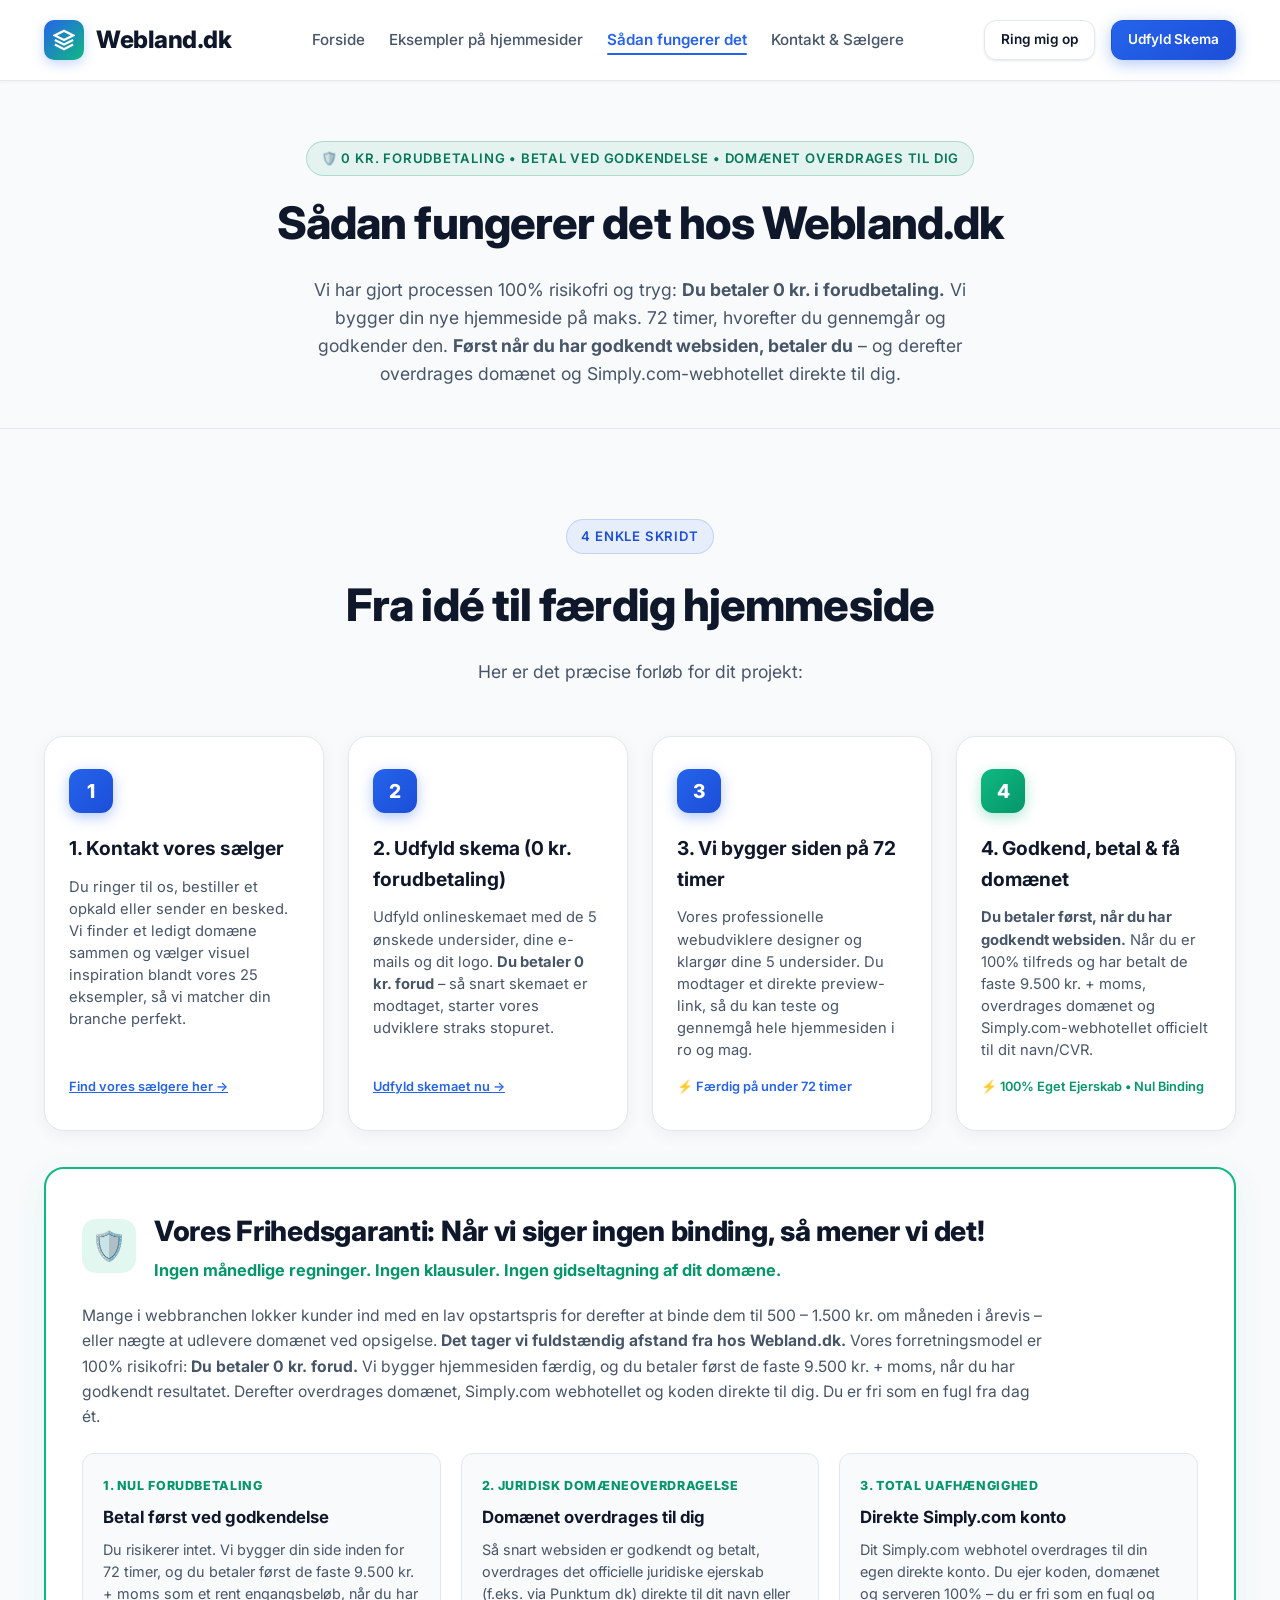
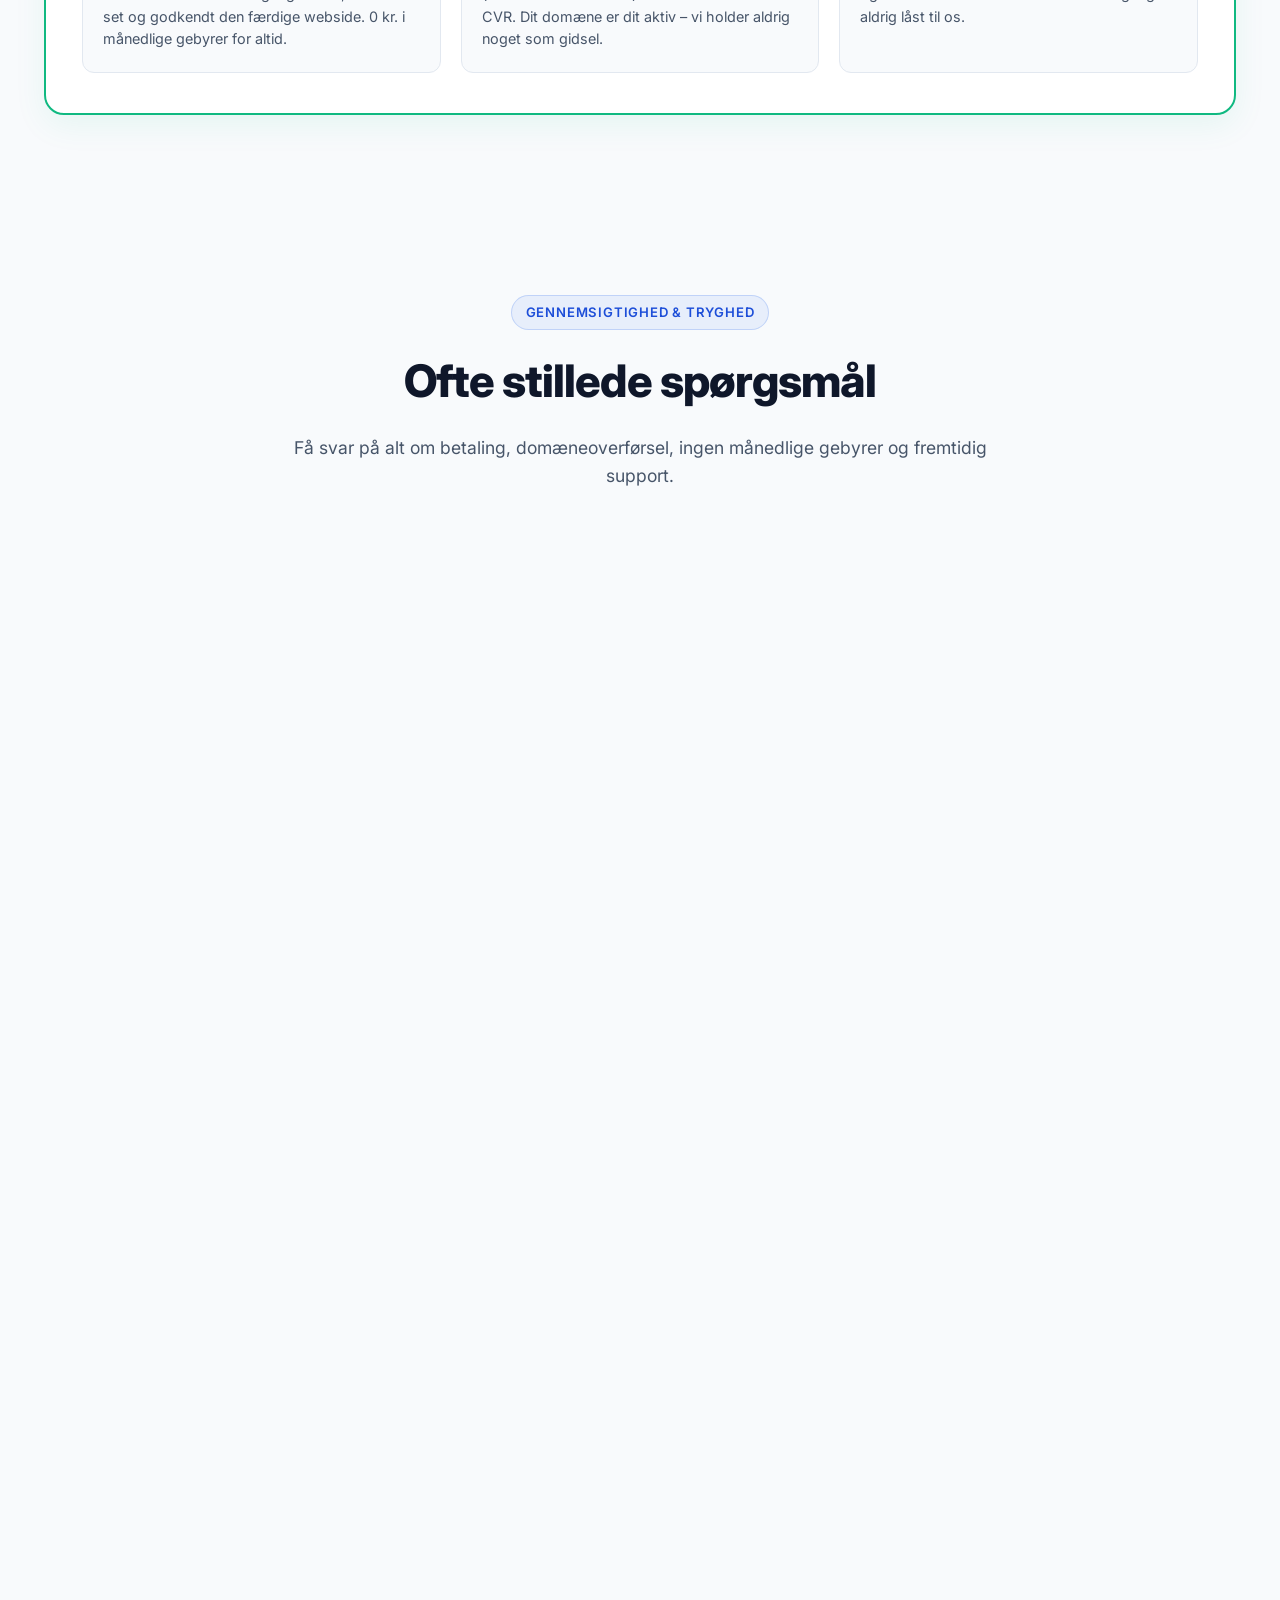
<file: proces.html>
<!DOCTYPE html>
<html lang="da" style="background-color: #f8fafc; color: #0f172a; color-scheme: light;">
<head>
  <meta charset="UTF-8">
  <meta name="viewport" content="width=device-width, initial-scale=1.0">
  <meta name="color-scheme" content="light">
  <title>Sådan fungerer det | Webland.dk – 4 enkle trin & FAQ</title>
  <meta name="description" content="Læs om vores 4-trins købsproces hos Webland.dk: Kontakt sælger, domæneaftale, onboarding-skema og levering på maks. 72 timer.">
  <link rel="icon" type="image/svg+xml" href="favicon.svg">
  <link rel="apple-touch-icon" href="favicon.svg">
  <link rel="canonical" href="https://razirazidk-glitch.github.io/webland-preview/proces.html">
  <meta property="og:type" content="website">
  <meta property="og:locale" content="da_DK">
  <meta property="og:site_name" content="Webland.dk">
  <meta property="og:title" content="Sådan fungerer det | Webland.dk – 4 enkle trin & FAQ">
  <meta property="og:description" content="Læs om vores 4-trins proces hos Webland.dk: Kontakt sælger, domæneaftale, onboarding og levering på maks. 72 timer. Fast pris 9.500 kr. + moms og 0 kr./md. for altid.">
  <meta property="og:url" content="https://razirazidk-glitch.github.io/webland-preview/proces.html">
  <meta property="og:image" content="https://razirazidk-glitch.github.io/webland-preview/images/examples/smykkebutik-guld.jpg">
  <meta property="og:image:width" content="1200">
  <meta property="og:image:height" content="750">
  <meta name="twitter:card" content="summary_large_image">
  <meta name="twitter:title" content="Sådan fungerer det | Webland.dk">
  <meta name="twitter:description" content="4 enkle trin til din nye hjemmeside. Fast pris 9.500 kr. + moms og 0 kr./md. for altid.">
  <meta name="twitter:image" content="https://razirazidk-glitch.github.io/webland-preview/images/examples/smykkebutik-guld.jpg">
  <link rel="preconnect" href="https://fonts.googleapis.com">
  <link rel="preconnect" href="https://fonts.gstatic.com" crossorigin>
  <link href="https://fonts.googleapis.com/css2?family=Inter:wght@400;500;600;700;800&display=swap" rel="stylesheet">
  <link rel="stylesheet" href="styles.css?v=37.1">
  <script type="application/ld+json">
  {
    "@context": "https://schema.org",
    "@type": "FAQPage",
    "mainEntity": [
      {
        "@type": "Question",
        "name": "Hvornår skal jeg betale for hjemmesiden?",
        "acceptedAnswer": {
          "@type": "Answer",
          "text": "Du betaler først, når du har set og godkendt den færdige webside. Webland.dk opkræver 0 kr. i forudbetaling. Først efter din godkendelse betaler du de faste 9.500 kr. + moms, hvorefter domænet og Simply.com-webhotellet overdrages 100% til dig."
        }
      },
      {
        "@type": "Question",
        "name": "Hvad hvis jeg ønsker ændringer på siden i fremtiden?",
        "acceptedAnswer": {
          "@type": "Answer",
          "text": "Vi er altid klar til at hjælpe efter et fast lavt timegebyr på kun 500 kr. i timen + moms. Du betaler kun, hvis og når du har brug for hjælp."
        }
      },
      {
        "@type": "Question",
        "name": "Hvordan og hvornår overføres domænet til mig?",
        "acceptedAnswer": {
          "@type": "Answer",
          "text": "Webland klargør og opsætter det aftalte domæne for dig i udviklingsfasen. Så snart din nye hjemmeside er godkendt og betalt, overfører vi det officielle ejerskab direkte til dit navn eller dit CVR-nummer."
        }
      },
      {
        "@type": "Question",
        "name": "Hvilket webhotel benytter I, og hvordan fungerer e-mail?",
        "acceptedAnswer": {
          "@type": "Answer",
          "text": "Vi benytter Danmarks førende udbyder, Simply.com, med NVMe SSD-servere og automatisk SSL-sikkerhed. Som en fast del af pakken opretter vi en officiel erhvervsmail med dit eget domænenavn."
        }
      },
      {
        "@type": "Question",
        "name": "Hvordan kan I levere på kun 72 timer?",
        "acceptedAnswer": {
          "@type": "Answer",
          "text": "Vi tager udgangspunkt i vores 25 gennemarbejdede eksempler som inspiration. Når du har aftalt domæne og valgt et eksempel, har vores udviklere en klar rettesnor og bygger siden på under 72 timer."
        }
      },
      {
        "@type": "Question",
        "name": "Hvad hvis jeg ikke har et logo?",
        "acceptedAnswer": {
          "@type": "Answer",
          "text": "I vores onboarding-skema vælger du blot 'Jeg skal have lavet et nyt logo'. Vores grafikere designer et stilrent, moderne logo til dig og din nye hjemmeside."
        }
      },
      {
        "@type": "Question",
        "name": "Hvilke 5 undersider er inkluderet?",
        "acceptedAnswer": {
          "@type": "Answer",
          "text": "Typisk: Forside, Om os/Profil, Ydelser/Produkter, Galleri/Projekter og Kontakt med formular. Du kan dog frit specificere dine egne 5 undersider i onboarding-skemaet."
        }
      },
      {
        "@type": "Question",
        "name": "Laver I bookingsystemer, tidsbestilling eller webshops?",
        "acceptedAnswer": {
          "@type": "Answer",
          "text": "Nej, vi bygger hverken bookingsystemer, tidsbestillingssider eller webshops. Vi bygger enkle, lynhurtige og præsentative hjemmesider med velfungerende kontakt- og tilbudsformularer. Hvis du allerede benytter et eksternt bookingsystem (f.eks. Planway, DinnerBooking, Calendly eller et journalsystem), integrerer vi med glæde direkte links og knapper til dit eksisterende system uden merpris."
        }
      },
      {
        "@type": "Question",
        "name": "Skal det valgte eksempel matche min egen branche?",
        "acceptedAnswer": {
          "@type": "Answer",
          "text": "Nej, overhovedet ikke! Du kan frit vælge det design hvis layout du bedst kan lide, og vi tilpasser alle tekster, billeder, farver og logo 100% til din virksomhed."
        }
      }
    ]
  }
  </script>
  <style>
    :root {
      color-scheme: light !important;
      --color-bg: #f8fafc !important;
      --color-bg-secondary: #f1f5f9 !important;
      --color-bg-card: #ffffff !important;
      --color-bg-card-hover: #f8fafc !important;
      --color-border: #e2e8f0 !important;
      --color-text: #0f172a !important;
      --color-text-muted: #475569 !important;
      --color-text-dim: #64748b !important;
      --color-primary: #2563eb !important;
      --color-accent: #059669 !important;
    }
    html, body {
      background-color: #f8fafc !important;
      background-image: none !important;
      color: #0f172a !important;
      color-scheme: light !important;
    }
    .site-header {
      background: rgba(255, 255, 255, 0.96) !important;
      border-bottom: 1px solid #e2e8f0 !important;
    }
    .brand-logo, .brand-logo span {
      color: #0f172a !important;
    }
    .nav-links a {
      color: #475569 !important;
    }
    .nav-links a.active, .nav-links a:hover {
      color: #2563eb !important;
    }
    .page-hero {
      background: #f8fafc !important;
      color: #0f172a !important;
      border-bottom: 1px solid #e2e8f0 !important;
    }
    .page-hero h1 {
      color: #0f172a !important;
    }
    .page-hero p {
      color: #475569 !important;
    }
    .process-section {
      background-color: #f8fafc !important;
    }
    .process-step-card {
      background-color: #ffffff !important;
      border: 1px solid #e2e8f0 !important;
      box-shadow: 0 4px 16px rgba(15, 23, 42, 0.05) !important;
    }
    .process-step-card .step-title {
      color: #0f172a !important;
    }
    .process-step-card .step-desc {
      color: #475569 !important;
    }
    .faq-section {
      background-color: #f8fafc !important;
    }
    .faq-item {
      background-color: #ffffff !important;
      border: 1px solid #e2e8f0 !important;
    }
    .faq-question {
      background-color: #ffffff !important;
      color: #0f172a !important;
    }
    .faq-question:hover {
      background-color: #f8fafc !important;
    }
    .faq-answer {
      background-color: #ffffff !important;
      color: #475569 !important;
    }
    .site-footer {
      background-color: #ffffff !important;
      border-top: 1px solid #e2e8f0 !important;
      color: #0f172a !important;
    }
    .site-footer .footer-brand p,
    .site-footer .footer-links a,
    .site-footer .footer-col h4 {
      color: #475569 !important;
    }
    .site-footer .footer-bottom {
      border-top: 1px solid #e2e8f0 !important;
      color: #64748b !important;
    }
  </style>
</head>
<body style="background-color: #f8fafc !important; color: #0f172a !important;">

  <!-- Header -->
  <header class="site-header">
    <div class="container nav-wrap">
      <a href="index.html?v=37.0" class="brand-logo">
        <div class="logo-icon">
          <svg width="22" height="22" viewBox="0 0 24 24" fill="none" stroke="currentColor" stroke-width="2.5">
            <polygon points="12 2 2 7 12 12 22 7 12 2"></polygon>
            <polyline points="2 17 12 22 22 17"></polyline>
            <polyline points="2 12 12 17 22 12"></polyline>
          </svg>
        </div>
        <span>Webland<span class="logo-dot">.dk</span></span>
      </a>

      <ul class="nav-links" id="nav-links">
        <li><a href="index.html?v=37.0">Forside</a></li>
        <li><a href="eksempler.html?v=37.0">Eksempler på hjemmesider</a></li>
        <li><a href="proces.html?v=37.0" class="active">Sådan fungerer det</a></li>
        <li><a href="kontakt.html?v=37.0">Kontakt & Sælgere</a></li>
      </ul>

      <div class="nav-actions">
        <a href="kontakt.html?v=37.0" class="btn btn-outline btn-sm callback-modal-trigger">Ring mig op</a>
        <a href="onboarding.html?v=37.0" class="btn btn-primary btn-sm">Udfyld Skema</a>
        <button class="mobile-menu-btn" id="mobile-menu-btn" aria-label="Åbn menu" aria-expanded="false" aria-controls="nav-links">☰</button>
      </div>
    </div>
  </header>

  <main>
    <!-- Subpage Hero -->
    <section class="page-hero">
      <div class="container">
        <span class="badge badge-emerald" style="margin-bottom: 12px;">🛡️ 0 kr. forudbetaling • Betal ved godkendelse • Domænet overdrages til dig</span>
        <h1>Sådan fungerer det hos Webland.dk</h1>
        <p>
          Vi har gjort processen 100% risikofri og tryg: <strong>Du betaler 0 kr. i forudbetaling.</strong> Vi bygger din nye hjemmeside på maks. 72 timer, hvorefter du gennemgår og godkender den. <strong>Først når du har godkendt websiden, betaler du</strong> – og derefter overdrages domænet og Simply.com-webhotellet direkte til dig.
        </p>
      </div>
    </section>

    <!-- 4 Trin Sektion -->
    <section class="process-section" style="border: none;">
      <div class="container">
        <div class="section-header">
          <span class="badge">4 Enkle Skridt</span>
          <h2>Fra idé til færdig hjemmeside</h2>
          <p>Her er det præcise forløb for dit projekt:</p>
        </div>

        <div class="process-steps-grid">
          <!-- Trin 1 -->
          <div class="process-step-card">
            <div class="step-number-badge">1</div>
            <h3 class="step-title">1. Kontakt vores sælger</h3>
            <p class="step-desc">
              Du ringer til os, bestiller et opkald eller sender en besked. Vi finder et ledigt domæne sammen og vælger visuel inspiration blandt vores 25 eksempler, så vi matcher din branche perfekt.
            </p>
            <span class="step-tag"><a href="kontakt.html?v=37.0" style="color: inherit; text-decoration: underline;">Find vores sælgere her →</a></span>
          </div>

          <!-- Trin 2 -->
          <div class="process-step-card">
            <div class="step-number-badge">2</div>
            <h3 class="step-title">2. Udfyld skema (0 kr. forudbetaling)</h3>
            <p class="step-desc">
              Udfyld onlineskemaet med de 5 ønskede undersider, dine e-mails og dit logo. <strong>Du betaler 0 kr. forud</strong> – så snart skemaet er modtaget, starter vores udviklere straks stopuret.
            </p>
            <span class="step-tag"><a href="onboarding.html?v=37.0" style="color: inherit; text-decoration: underline;">Udfyld skemaet nu →</a></span>
          </div>

          <!-- Trin 3 -->
          <div class="process-step-card">
            <div class="step-number-badge">3</div>
            <h3 class="step-title">3. Vi bygger siden på 72 timer</h3>
            <p class="step-desc">
              Vores professionelle webudviklere designer og klargør dine 5 undersider. Du modtager et direkte preview-link, så du kan teste og gennemgå hele hjemmesiden i ro og mag.
            </p>
            <span class="step-tag">⚡ Færdig på under 72 timer</span>
          </div>

          <!-- Trin 4 -->
          <div class="process-step-card step-card-success">
            <div class="step-number-badge">4</div>
            <h3 class="step-title">4. Godkend, betal & få domænet</h3>
            <p class="step-desc">
              <strong>Du betaler først, når du har godkendt websiden.</strong> Når du er 100% tilfreds og har betalt de faste 9.500 kr. + moms, overdrages domænet og Simply.com-webhotellet officielt til dit navn/CVR.
            </p>
            <span class="step-tag" style="color: #059669; font-weight: 600;">⚡ 100% Eget Ejerskab • Nul Binding</span>
          </div>
        </div>

        <!-- Friheds- & Tryghedsgaranti: Når vi siger ingen binding, mener vi det -->
        <div class="freedom-guarantee-card">
          <div class="freedom-guarantee-header">
            <div class="freedom-guarantee-icon">🛡️</div>
            <div class="freedom-guarantee-title-wrap">
              <h3>Vores Frihedsgaranti: Når vi siger ingen binding, så mener vi det!</h3>
              <p>Ingen månedlige regninger. Ingen klausuler. Ingen gidseltagning af dit domæne.</p>
            </div>
          </div>

          <p style="color: var(--color-text-muted); font-size: 0.98rem; line-height: 1.6; max-width: 960px; margin-bottom: 0;">
            Mange i webbranchen lokker kunder ind med en lav opstartspris for derefter at binde dem til 500 – 1.500 kr. om måneden i årevis – eller nægte at udlevere domænet ved opsigelse. <strong>Det tager vi fuldstændig afstand fra hos Webland.dk.</strong> Vores forretningsmodel er 100% risikofri: <strong>Du betaler 0 kr. forud.</strong> Vi bygger hjemmesiden færdig, og du betaler først de faste 9.500 kr. + moms, når du har godkendt resultatet. Derefter overdrages domænet, Simply.com webhotellet og koden direkte til dig. Du er fri som en fugl fra dag ét.
          </p>

          <div class="freedom-pillars-grid">
            <div class="freedom-pillar">
              <span class="freedom-pillar-badge">1. Nul Forudbetaling</span>
              <h4>Betal først ved godkendelse</h4>
              <p>Du risikerer intet. Vi bygger din side inden for 72 timer, og du betaler først de faste 9.500 kr. + moms som et rent engangsbeløb, når du har set og godkendt den færdige webside. 0 kr. i månedlige gebyrer for altid.</p>
            </div>

            <div class="freedom-pillar">
              <span class="freedom-pillar-badge">2. Juridisk Domæneoverdragelse</span>
              <h4>Domænet overdrages til dig</h4>
              <p>Så snart websiden er godkendt og betalt, overdrages det officielle juridiske ejerskab (f.eks. via Punktum dk) direkte til dit navn eller CVR. Dit domæne er dit aktiv – vi holder aldrig noget som gidsel.</p>
            </div>

            <div class="freedom-pillar">
              <span class="freedom-pillar-badge">3. Total Uafhængighed</span>
              <h4>Direkte Simply.com konto</h4>
              <p>Dit Simply.com webhotel overdrages til din egen direkte konto. Du ejer koden, domænet og serveren 100% – du er fri som en fugl og aldrig låst til os.</p>
            </div>
          </div>
        </div>
      </div>
    </section>

    <!-- FAQ Sektion -->
    <section class="faq-section" id="faq">
      <div class="container">
        <div class="section-header">
          <span class="badge">Gennemsigtighed & Tryghed</span>
          <h2>Ofte stillede spørgsmål</h2>
          <p>Få svar på alt om betaling, domæneoverførsel, ingen månedlige gebyrer og fremtidig support.</p>
        </div>

        <div class="faq-list">
          <div class="faq-item active">
            <button type="button" class="faq-question" id="faq-q-1" aria-expanded="true" aria-controls="faq-ans-1">
              <span>Hvornår skal jeg betale for hjemmesiden?</span>
              <span class="faq-icon" aria-hidden="true">+</span>
            </button>
            <div class="faq-answer" id="faq-ans-1" role="region" aria-labelledby="faq-q-1">
              <strong>Kunder skal først betale, når de har godkendt websiden!</strong> Hos Webland.dk er der <strong>0 kr. i forudbetaling</strong>. Vi bygger din hjemmeside færdig på under 72 timer og sender dig et preview-link til gennemsyn. Du gennemgår alle 5 undersider, tekster og layout. Først når du har godkendt websiden, betaler du den faste pris på 9.500 kr. + moms. Der er 0 kr. i månedlige gebyrer til Webland, ingen binding og ingen skjulte omkostninger.
            </div>
          </div>

          <div class="faq-item">
            <button type="button" class="faq-question" id="faq-q-2" aria-expanded="false" aria-controls="faq-ans-2">
              <span>Hvad hvis jeg ønsker ændringer på siden i fremtiden?</span>
              <span class="faq-icon" aria-hidden="true">+</span>
            </button>
            <div class="faq-answer" id="faq-ans-2" role="region" aria-labelledby="faq-q-2">
              Ønsker du i fremtiden noget ændret – f.eks. nye billeder, opdaterede tekster, nye priser eller ændringer i åbningstider – er vi selvfølgelig altid klar til at hjælpe. Vi afregner efter et fast lavt timegebyr på <strong>kun 500 kr. i timen + moms</strong>. Du betaler altså kun, hvis og når du rent faktisk har brug for hjælp!
            </div>
          </div>

          <div class="faq-item">
            <button type="button" class="faq-question" id="faq-q-3" aria-expanded="false" aria-controls="faq-ans-3">
              <span>Hvordan og hvornår overføres domænet til mig?</span>
              <span class="faq-icon" aria-hidden="true">+</span>
            </button>
            <div class="faq-answer" id="faq-ans-3" role="region" aria-labelledby="faq-q-3">
              Webland klargør og opsætter det aftalte domæne under udviklingsfasen. Så snart du har godkendt websiden og gennemført betalingen, overfører vi det officielle juridiske ejerskab (f.eks. via Punktum dk for .dk-domæner) direkte til dit navn eller dit CVR-nummer. Samtidig overdrages Simply.com-kontoen, så du ejer både domænet, webhotellet, e-mailen og al kildekode 100%.
            </div>
          </div>

          <div class="faq-item">
            <button type="button" class="faq-question" id="faq-q-4" aria-expanded="false" aria-controls="faq-ans-4">
              <span>Hvilket webhotel benytter I, og hvordan fungerer e-mail?</span>
              <span class="faq-icon" aria-hidden="true">+</span>
            </button>
            <div class="faq-answer" id="faq-ans-4" role="region" aria-labelledby="faq-q-4">
              Vi benytter Danmarks førende webhotel-udbyder, <strong>Simply.com</strong>. Det sikrer dig lynhurtig hastighed via moderne NVMe SSD-servere, automatisk SSL-sikkerhed og 99.9% oppetid. Som en fast del af pakken opretter vi en officiel erhvervsmail med dit eget domænenavn (f.eks. <em>kontakt@ditfirma.dk</em>), så du fremstår 100% professionel over for dine kunder fra dag ét. Når siden er betalt, har du din egen direkte Simply.com-konto uden fordyrende bureau-mellemled.
            </div>
          </div>

          <div class="faq-item">
            <button type="button" class="faq-question" id="faq-q-5" aria-expanded="false" aria-controls="faq-ans-5">
              <span>Hvordan kan I levere på kun 72 timer?</span>
              <span class="faq-icon" aria-hidden="true">+</span>
            </button>
            <div class="faq-answer" id="faq-ans-5" role="region" aria-labelledby="faq-q-5">
              Vi tager udgangspunkt i vores 25 gennemarbejdede eksempler på hjemmesider som inspiration. Når du har aftalt domæne med sælgeren og valgt et eksempel som inspirationskilde, har vores udviklere en klar rettesnor og kan bygge din unikke side på under 72 timer uden unødig ventetid.
            </div>
          </div>

          <div class="faq-item">
            <button type="button" class="faq-question" id="faq-q-6" aria-expanded="false" aria-controls="faq-ans-6">
              <span>Hvad hvis jeg ikke har et logo?</span>
              <span class="faq-icon" aria-hidden="true">+</span>
            </button>
            <div class="faq-answer" id="faq-ans-6" role="region" aria-labelledby="faq-q-6">
              Ingen problem! I vores onboarding-skema vælger du blot "Jeg skal have lavet et nyt logo". Så beskriver du hvilken stil, farver og symboler du kan lide, og vores grafikere designer et stilrent, moderne logo til dig og din nye hjemmeside.
            </div>
          </div>

          <div class="faq-item">
            <button type="button" class="faq-question" id="faq-q-7" aria-expanded="false" aria-controls="faq-ans-7">
              <span>Hvilke 5 undersider er inkluderet?</span>
              <span class="faq-icon" aria-hidden="true">+</span>
            </button>
            <div class="faq-answer" id="faq-ans-7" role="region" aria-labelledby="faq-q-7">
              Typisk vil de 5 sider være: Forside, Om os/Profil, Ydelser/Produkter, Galleri/Projekter og Kontakt med formular. Du kan dog frit vælge dine egne 5 undersider i onboarding-skemaet.
            </div>
          </div>

          <div class="faq-item">
            <button type="button" class="faq-question" id="faq-q-8" aria-expanded="false" aria-controls="faq-ans-8">
              <span>Laver I bookingsystemer, tidsbestilling eller webshops?</span>
              <span class="faq-icon" aria-hidden="true">+</span>
            </button>
            <div class="faq-answer" id="faq-ans-8" role="region" aria-labelledby="faq-q-8">
              <strong>Nej, vi bygger hverken bookingsystemer, tidsbestillingssider eller webshops.</strong> Til vores faste, lave pris på kun 9.500 kr. + moms fokuserer vi på det, vi er allerbedst til: enkle, lynhurtige og præsentative hjemmesider med op til 5 stærke undersider og professionelle kontakt- og tilbudsformularer. Hvis du allerede benytter et eksternt bookingsystem (f.eks. Planway, DinnerBooking, Calendly eller et branchespecifikt journalsystem), integrerer vi med glæde direkte links og fremtrædende knapper dertil helt uden merpris.
            </div>
          </div>

          <div class="faq-item">
            <button type="button" class="faq-question" id="faq-q-9" aria-expanded="false" aria-controls="faq-ans-9">
              <span>Skal det valgte eksempel matche min egen branche?</span>
              <span class="faq-icon" aria-hidden="true">+</span>
            </button>
            <div class="faq-answer" id="faq-ans-9" role="region" aria-labelledby="faq-q-9">
              <strong>Nej, overhovedet ikke!</strong> Du kan frit vælge det design, hvis layout, opbygning eller æstetik du bedst kan lide – uanset hvilken branche det oprindeligt viser. Hvis du f.eks. er håndværker, terapeut eller konsulent, men elsker det eksklusive look fra en smykkebutik eller den hyggelige stemning fra en café, overfører vi det layout og tilpasser alle tekster, billeder, farver, logo og kontaktinfo 100% til din virksomhed.
            </div>
          </div>
        </div>

        <div style="text-align: center; margin-top: 50px;">
          <a href="onboarding.html?v=37.0" class="btn btn-emerald btn-lg">Gå til Onboarding-skema →</a>
          <a href="kontakt.html?v=37.0" class="btn btn-outline btn-lg" style="margin-left: 12px;">Tal med en sælger</a>
        </div>
      </div>
    </section>
  </main>

  <!-- Footer -->
  <footer class="site-footer">
    <div class="container">
      <div class="footer-grid">
        <div class="footer-brand">
          <a href="index.html?v=37.0" class="brand-logo" style="margin-bottom: 8px;">
            <div class="logo-icon">
              <svg width="20" height="20" viewBox="0 0 24 24" fill="none" stroke="currentColor" stroke-width="2.5">
                <polygon points="12 2 2 7 12 12 22 7 12 2"></polygon>
                <polyline points="2 17 12 22 22 17"></polyline>
                <polyline points="2 12 12 17 22 12"></polyline>
              </svg>
            </div>
            <span>Webland<span class="logo-dot">.dk</span></span>
          </a>
          <p>
            Professionelle, enkle hjemmesider til private og erhverv. Fast pris 9.500 kr. + moms. Leveret på maks. 72 timer.
          </p>
          <div style="font-size: 0.85rem; color: var(--color-text-dim);">
            Webland Danmark ApS • CVR: 44 98 12 00<br>
            Vestergade 42, 8000 Aarhus C
          </div>
        </div>

        <div class="footer-col">
          <h4>Undersider</h4>
          <ul class="footer-links">
            <li><a href="index.html?v=37.0">Forside</a></li>
            <li><a href="eksempler.html?v=37.0">Eksempler på hjemmesider</a></li>
            <li><a href="proces.html?v=37.0">Sådan fungerer det</a></li>
            <li><a href="onboarding.html?v=37.0">Onboarding-skema</a></li>
            <li><a href="kontakt.html?v=37.0">Kontakt & Sælgere</a></li>
          </ul>
        </div>

        <div class="footer-col">
          <h4>Brancher & Eksempler</h4>
          <ul class="footer-links">
            <li><a href="eksempler.html?v=37.0">Håndværk & Byg</a></li>
            <li><a href="eksempler.html?v=37.0">Advokat & Rådgivning</a></li>
            <li><a href="eksempler.html?v=37.0">Frisør & Klinikker</a></li>
            <li><a href="eksempler.html?v=37.0">Restauranter & Caféer</a></li>
            <li><a href="eksempler.html?v=37.0">Kreativ & Portefølje</a></li>
          </ul>
        </div>

        <div class="footer-col">
          <h4>Direkte Kontakt</h4>
          <ul class="footer-links">
            <li><a href="tel:+4570201122">📞 +45 70 20 11 22</a></li>
            <li><a href="mailto:kontakt@webland.dk">✉️ kontakt@webland.dk</a></li>
            <li><span style="color: var(--color-text-dim);">Mandag - Fredag: 08:30 - 17:00</span></li>
            <li><a href="kontakt.html?v=37.0" style="color: #059669; font-weight: 600;">Mød vores salgsteam →</a></li>
          </ul>
        </div>
      </div>

      <div class="footer-bottom">
        <div>© 2026 Webland.dk – Alle rettigheder forbeholdes.</div>
        <div style="display: flex; gap: 20px;">
          <a href="#">Privatlivspolitik</a>
          <a href="#">Handelsbetingelser</a>
          <a href="#">Cookieindstillinger</a>
        </div>
      </div>
    </div>
  </footer>

  <div class="toast-container" id="toast-container"></div>
  <script src="templates-data.js?v=37.0"></script>
  <script src="app.js?v=37.1"></script>
</body>
</html>
</file>
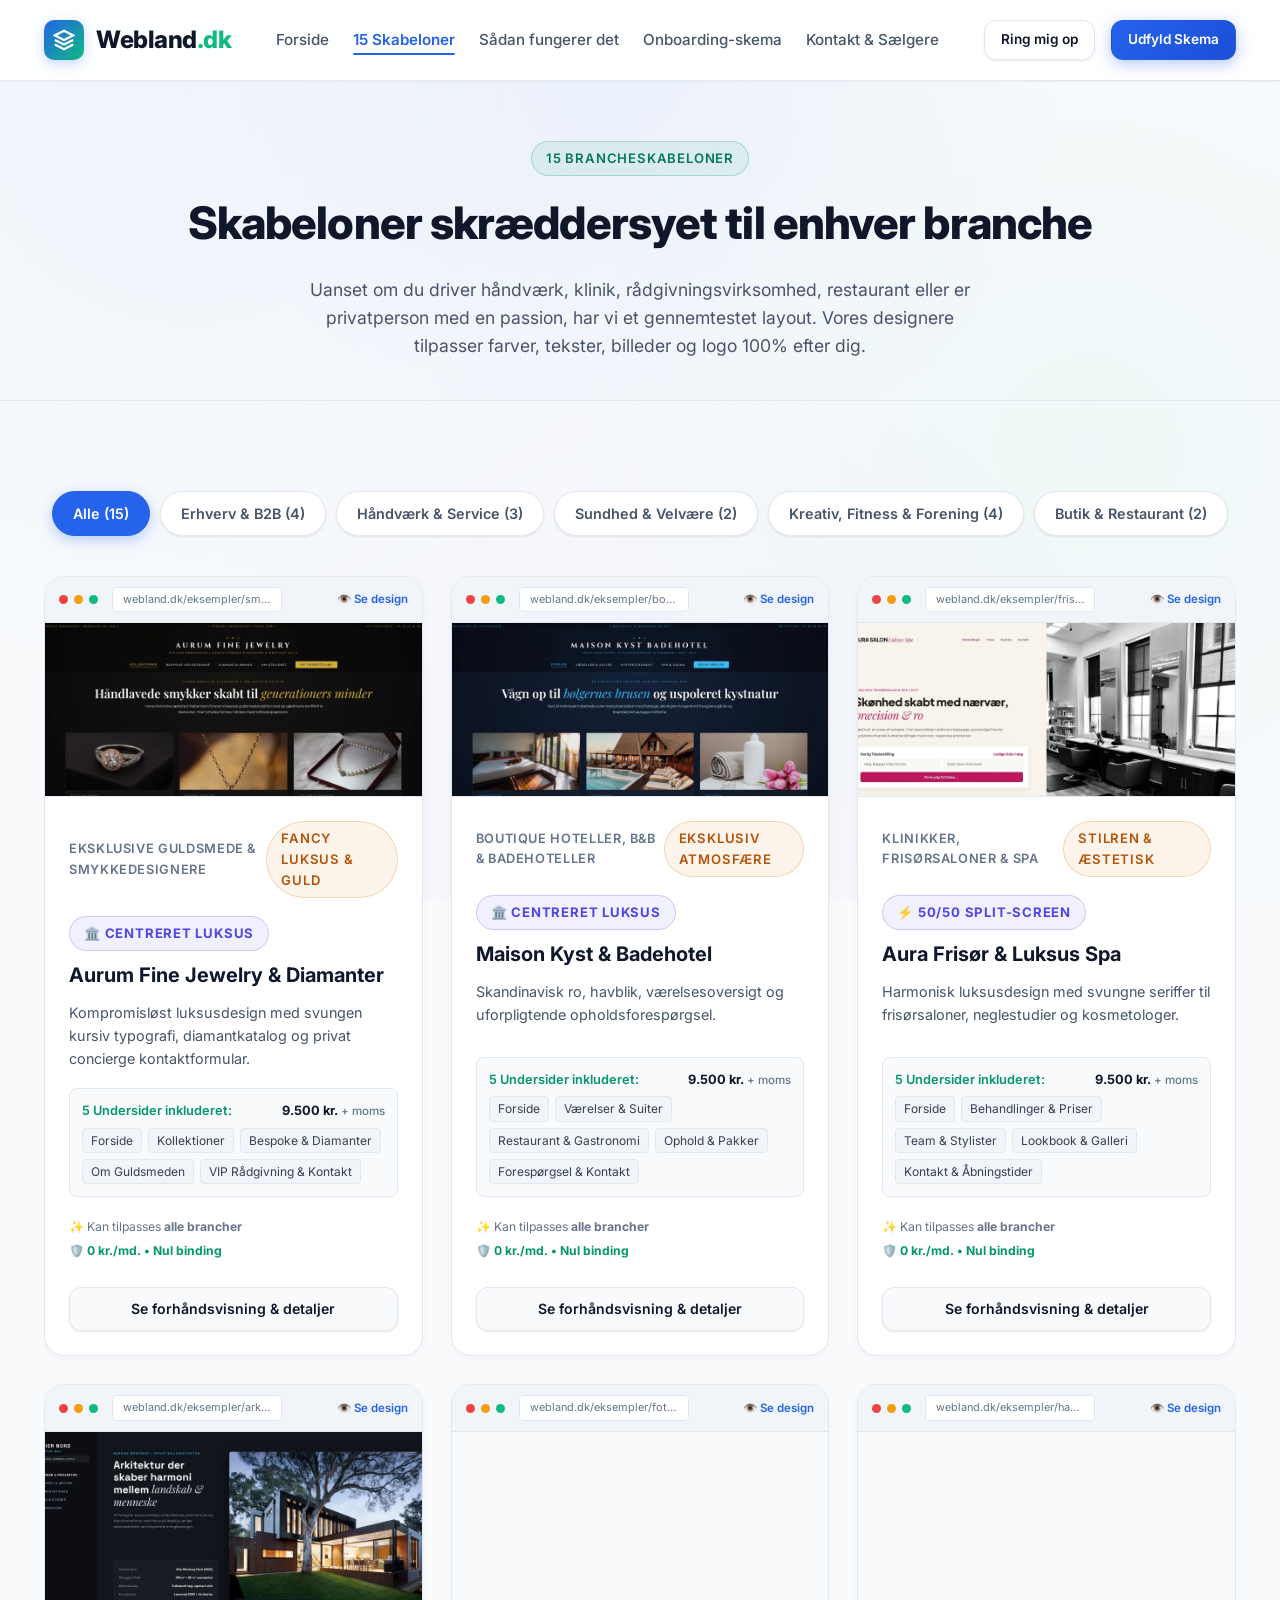
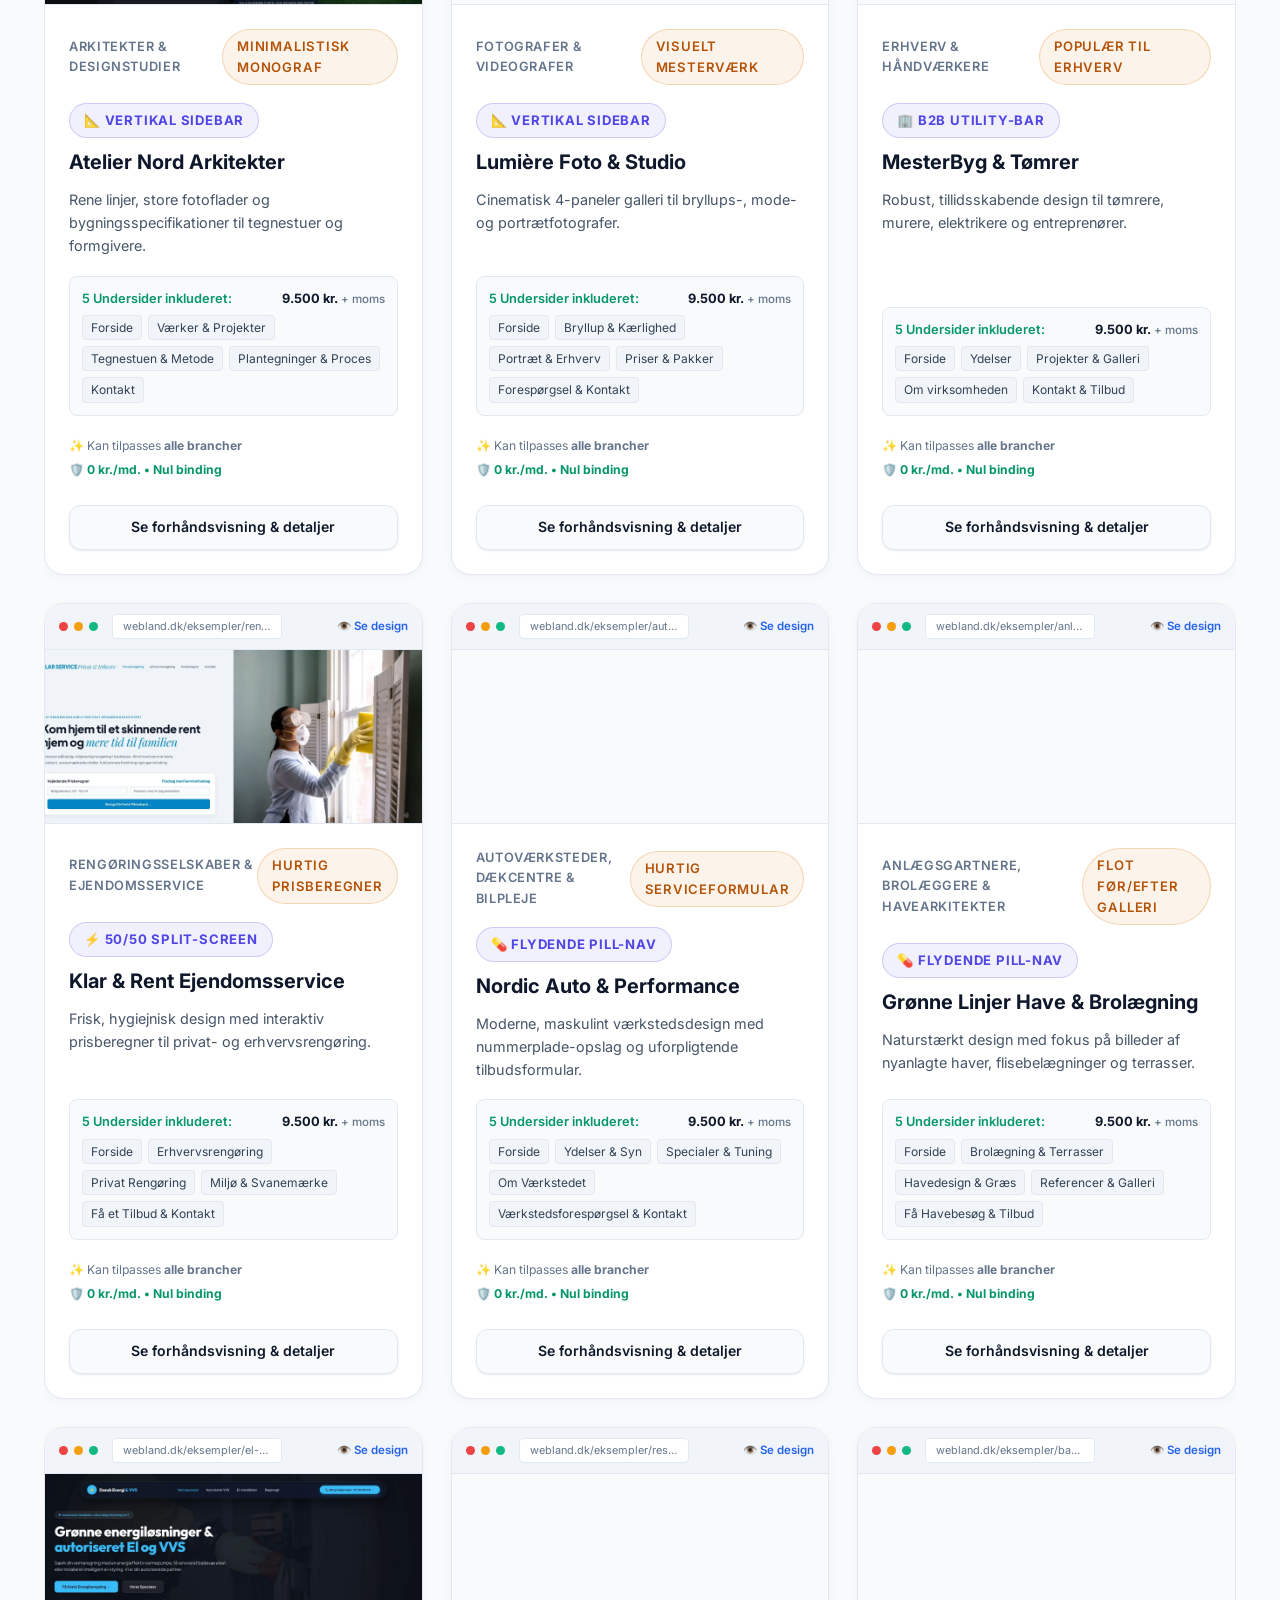
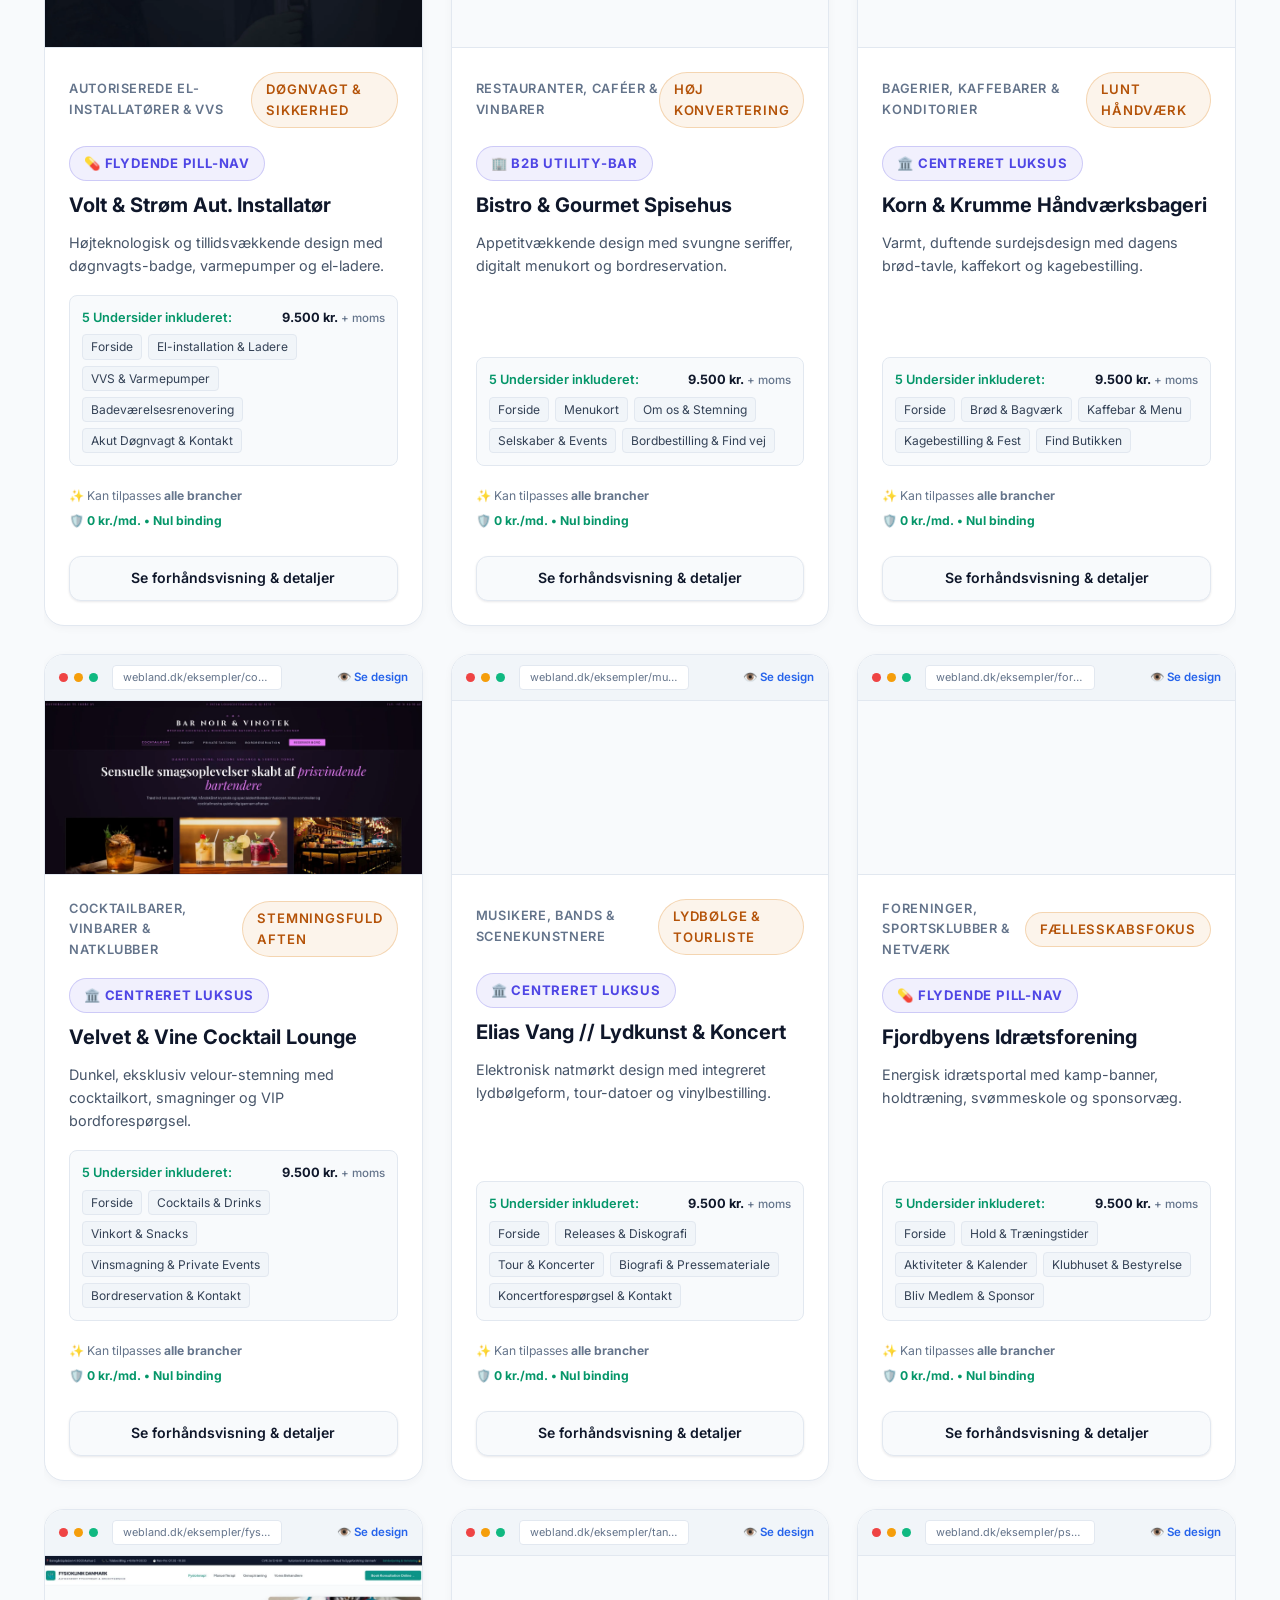
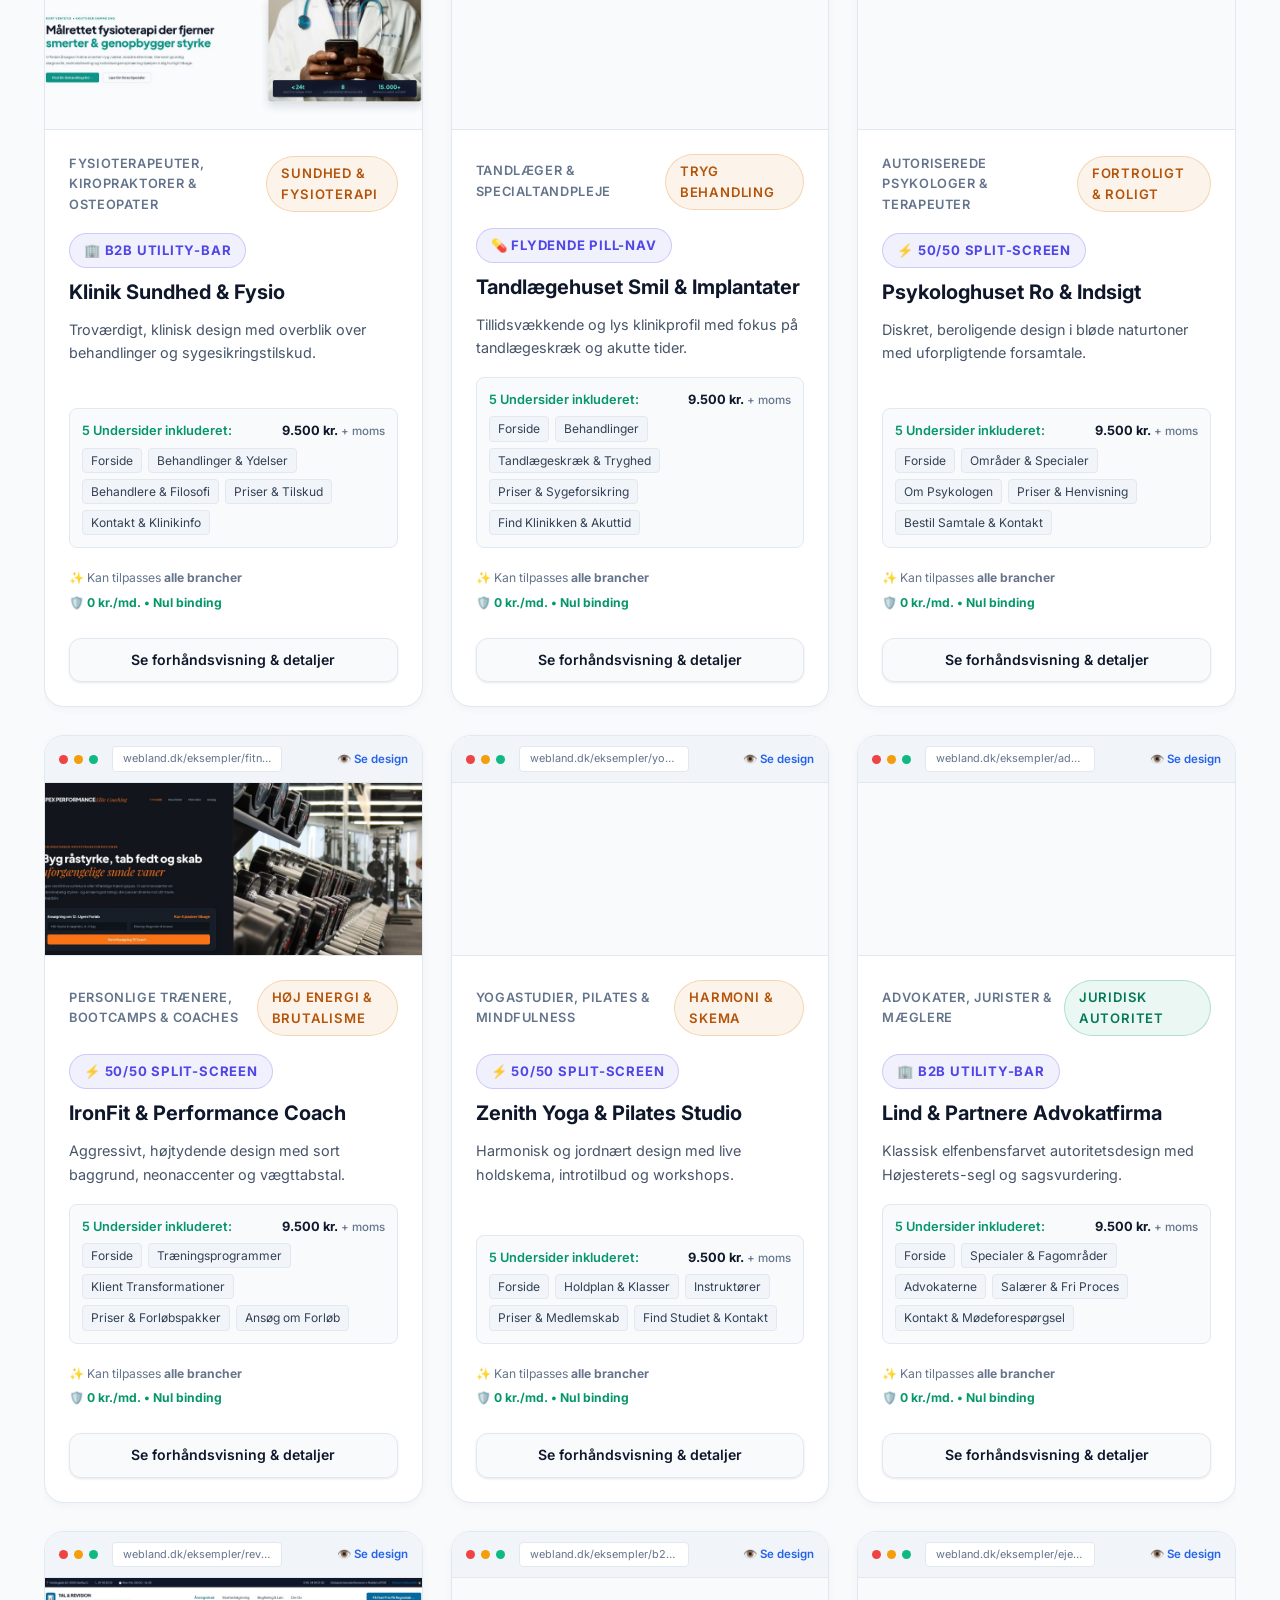
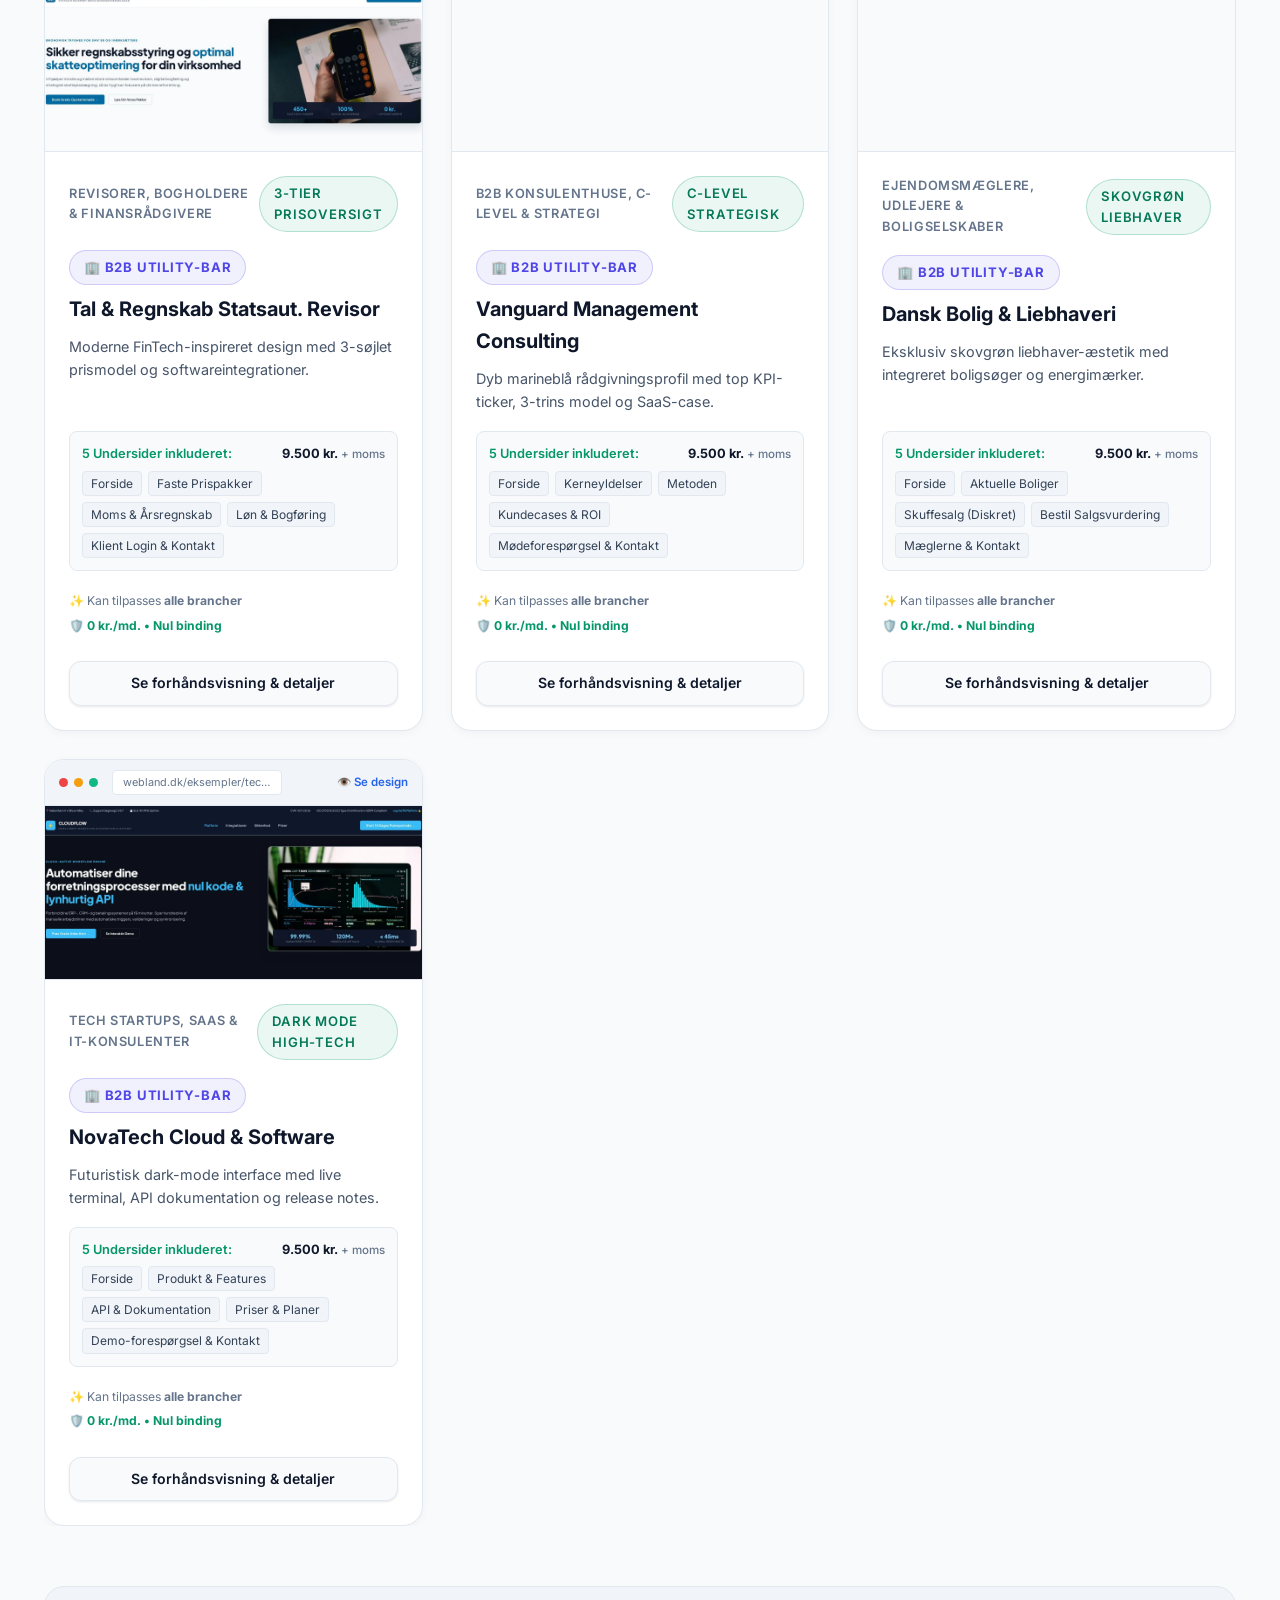
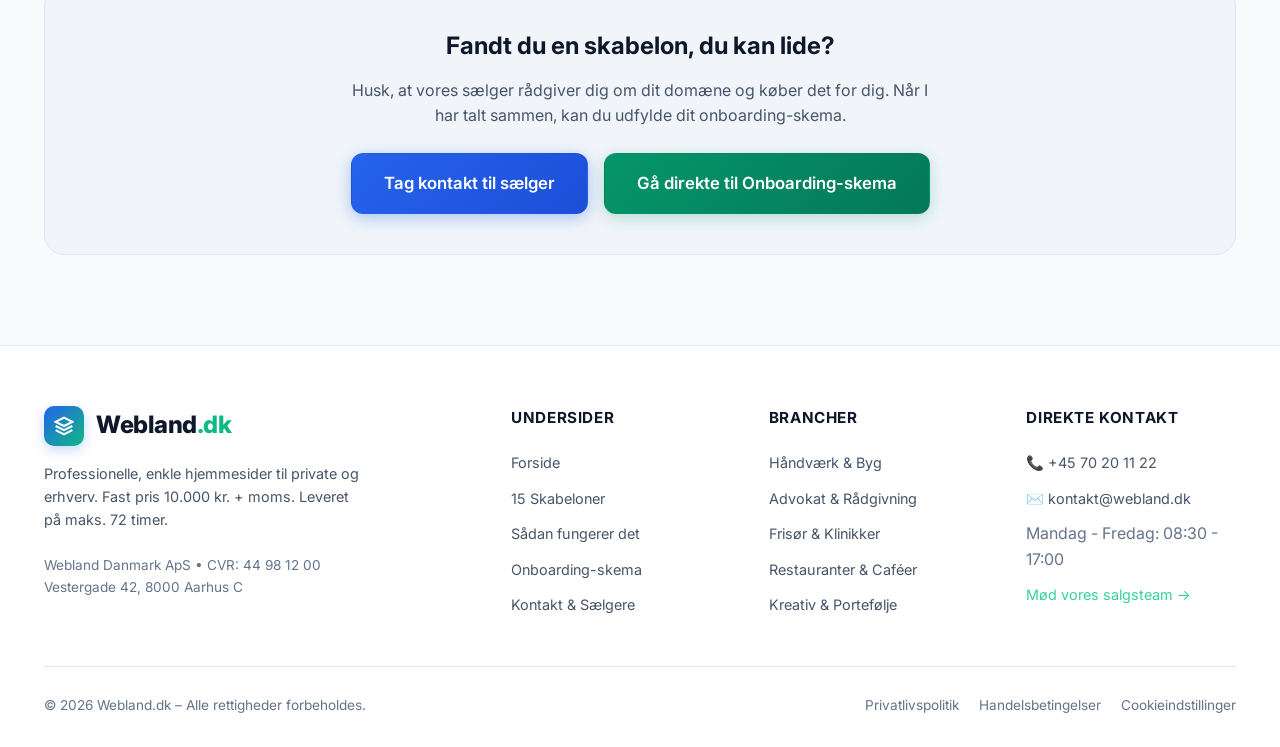
<file: skabeloner.html>
<!DOCTYPE html>
<html lang="da">
<head>
  <meta charset="UTF-8">
  <meta name="viewport" content="width=device-width, initial-scale=1.0">
  <title>15 Hjemmesideskabeloner | Webland.dk – Fast pris 10.000 kr.</title>
  <meta name="description" content="Udforsk de 15 gennemarbejdede brancheskabeloner til håndværk, rådgivning, klinikker, restauranter, portfolios og foreninger. Inkluderer op til 5 undersider.">
  <link rel="preconnect" href="https://fonts.googleapis.com">
  <link rel="preconnect" href="https://fonts.gstatic.com" crossorigin>
  <link href="https://fonts.googleapis.com/css2?family=Inter:wght@400;500;600;700;800&display=swap" rel="stylesheet">
  <link rel="stylesheet" href="styles.css">
</head>
<body>

  <!-- Header -->
  <header class="site-header">
    <div class="container nav-wrap">
      <a href="index.html" class="brand-logo">
        <div class="logo-icon">
          <svg width="22" height="22" viewBox="0 0 24 24" fill="none" stroke="currentColor" stroke-width="2.5">
            <polygon points="12 2 2 7 12 12 22 7 12 2"></polygon>
            <polyline points="2 17 12 22 22 17"></polyline>
            <polyline points="2 12 12 17 22 12"></polyline>
          </svg>
        </div>
        <span>Webland<span class="logo-dot">.dk</span></span>
      </a>

      <ul class="nav-links" id="nav-links">
        <li><a href="index.html">Forside</a></li>
        <li><a href="skabeloner.html" class="active">15 Skabeloner</a></li>
        <li><a href="proces.html">Sådan fungerer det</a></li>
        <li><a href="onboarding.html">Onboarding-skema</a></li>
        <li><a href="kontakt.html">Kontakt & Sælgere</a></li>
      </ul>

      <div class="nav-actions">
        <a href="kontakt.html" class="btn btn-outline btn-sm">Ring mig op</a>
        <a href="onboarding.html" class="btn btn-primary btn-sm">Udfyld Skema</a>
        <button class="mobile-menu-btn" id="mobile-menu-btn" aria-label="Åbn menu">☰</button>
      </div>
    </div>
  </header>

  <main>
    <!-- Subpage Hero -->
    <section class="page-hero">
      <div class="container">
        <span class="badge badge-emerald" style="margin-bottom: 12px;">15 Brancheskabeloner</span>
        <h1>Skabeloner skræddersyet til enhver branche</h1>
        <p>
          Uanset om du driver håndværk, klinik, rådgivningsvirksomhed, restaurant eller er privatperson med en passion, har vi et gennemtestet layout. Vores designere tilpasser farver, tekster, billeder og logo 100% efter dig.
        </p>
      </div>
    </section>

    <!-- Skabelon Katalog -->
    <section class="templates-section">
      <div class="container">
        <!-- Filter Bar -->
        <div class="filter-tabs">
          <button class="filter-btn active" data-filter="all">Alle (15)</button>
          <button class="filter-btn" data-filter="erhverv">Erhverv & B2B (4)</button>
          <button class="filter-btn" data-filter="handvaerk">Håndværk & Service (3)</button>
          <button class="filter-btn" data-filter="sundhed">Sundhed & Velvære (2)</button>
          <button class="filter-btn" data-filter="kreativ">Kreativ, Fitness & Forening (4)</button>
          <button class="filter-btn" data-filter="butik">Butik & Restaurant (2)</button>
        </div>

        <!-- Alle 15 skabeloner -->
        <div class="templates-grid" id="templates-grid">
          <!-- Dynamisk renderet via app.js -->
        </div>

        <!-- Næste skridt info banner -->
        <div style="background: var(--color-bg-secondary); border: 1px solid var(--color-border); border-radius: var(--radius-lg); padding: 40px; margin-top: 60px; text-align: center;">
          <h3 style="font-size: 1.5rem; font-weight: 700; margin-bottom: 12px;">Fandt du en skabelon, du kan lide?</h3>
          <p style="color: var(--color-text-muted); max-width: 600px; margin: 0 auto 24px;">
            Husk, at vores sælger rådgiver dig om dit domæne og køber det for dig. Når I har talt sammen, kan du udfylde dit onboarding-skema.
          </p>
          <div style="display: flex; justify-content: center; gap: 16px; flex-wrap: wrap;">
            <a href="kontakt.html" class="btn btn-primary btn-lg">Tag kontakt til sælger</a>
            <a href="onboarding.html" class="btn btn-emerald btn-lg">Gå direkte til Onboarding-skema</a>
          </div>
        </div>
      </div>
    </section>
  </main>

  <!-- Footer -->
  <footer class="site-footer">
    <div class="container">
      <div class="footer-grid">
        <div class="footer-brand">
          <a href="index.html" class="brand-logo" style="margin-bottom: 8px;">
            <div class="logo-icon">
              <svg width="20" height="20" viewBox="0 0 24 24" fill="none" stroke="currentColor" stroke-width="2.5">
                <polygon points="12 2 2 7 12 12 22 7 12 2"></polygon>
                <polyline points="2 17 12 22 22 17"></polyline>
                <polyline points="2 12 12 17 22 12"></polyline>
              </svg>
            </div>
            <span>Webland<span class="logo-dot">.dk</span></span>
          </a>
          <p>
            Professionelle, enkle hjemmesider til private og erhverv. Fast pris 10.000 kr. + moms. Leveret på maks. 72 timer.
          </p>
          <div style="font-size: 0.85rem; color: var(--color-text-dim);">
            Webland Danmark ApS • CVR: 44 98 12 00<br>
            Vestergade 42, 8000 Aarhus C
          </div>
        </div>

        <div class="footer-col">
          <h4>Undersider</h4>
          <ul class="footer-links">
            <li><a href="index.html">Forside</a></li>
            <li><a href="skabeloner.html">15 Skabeloner</a></li>
            <li><a href="proces.html">Sådan fungerer det</a></li>
            <li><a href="onboarding.html">Onboarding-skema</a></li>
            <li><a href="kontakt.html">Kontakt & Sælgere</a></li>
          </ul>
        </div>

        <div class="footer-col">
          <h4>Brancher</h4>
          <ul class="footer-links">
            <li><a href="skabeloner.html">Håndværk & Byg</a></li>
            <li><a href="skabeloner.html">Advokat & Rådgivning</a></li>
            <li><a href="skabeloner.html">Frisør & Klinikker</a></li>
            <li><a href="skabeloner.html">Restauranter & Caféer</a></li>
            <li><a href="skabeloner.html">Kreativ & Portefølje</a></li>
          </ul>
        </div>

        <div class="footer-col">
          <h4>Direkte Kontakt</h4>
          <ul class="footer-links">
            <li><a href="tel:+4570201122">📞 +45 70 20 11 22</a></li>
            <li><a href="mailto:kontakt@webland.dk">✉️ kontakt@webland.dk</a></li>
            <li><span style="color: var(--color-text-dim);">Mandag - Fredag: 08:30 - 17:00</span></li>
            <li><a href="kontakt.html" style="color: #34d399;">Mød vores salgsteam →</a></li>
          </ul>
        </div>
      </div>

      <div class="footer-bottom">
        <div>© 2026 Webland.dk – Alle rettigheder forbeholdes.</div>
        <div style="display: flex; gap: 20px;">
          <a href="#">Privatlivspolitik</a>
          <a href="#">Handelsbetingelser</a>
          <a href="#">Cookieindstillinger</a>
        </div>
      </div>
    </div>
  </footer>

  <!-- Modal: Skabelon Detaljer & Preview -->
  <div class="modal-overlay" id="template-modal">
    <div class="modal-dialog">
      <button class="modal-close-btn" id="modal-close-btn" aria-label="Luk modal">✕</button>
      
      <div class="modal-header-banner" id="modal-banner">
        <span class="badge badge-emerald" id="modal-target" style="width: fit-content; margin-bottom: 8px;">Branche</span>
        <h3 style="font-size: 1.8rem; font-weight: 800; color: #fff;" id="modal-title">Skabelon Navn</h3>
      </div>

      <div class="modal-body">
        <p style="color: var(--color-text-muted); font-size: 1rem; line-height: 1.6;" id="modal-desc">
          Beskrivelse af skabelonen...
        </p>

        <div style="margin-top: 20px;" id="modal-highlights"></div>

        <h4 style="font-size: 1.1rem; font-weight: 700; margin-top: 28px; color: #fff;">
          De 5 undersider i denne skabelon:
        </h4>
        <div class="modal-pages-list" id="modal-pages-list"></div>

        <div style="background: rgba(59, 130, 246, 0.08); border: 1px solid rgba(59, 130, 246, 0.2); border-radius: var(--radius-md); padding: 18px 24px; display: flex; align-items: center; justify-content: space-between; flex-wrap: wrap; gap: 16px; margin-top: 24px;">
          <div>
            <div style="font-size: 0.85rem; color: var(--color-text-dim);">FAST PRIS FOR DENNE SKABELON</div>
            <div style="font-size: 1.3rem; font-weight: 800; color: #fff;">10.000 kr. + moms <span style="font-size: 0.85rem; font-weight: 500; color: #34d399;">• Klar på 72 timer</span></div>
          </div>
          <button class="btn btn-emerald" onclick="selectTemplateFromModal()">
            Vælg denne skabelon til onboarding →
          </button>
        </div>
      </div>
    </div>
  </div>

  <div class="toast-container" id="toast-container"></div>
  <script src="templates-data.js"></script>
  <script src="app.js"></script>
</body>
</html>
</file>
<file: styles.css>
/* ==========================================================================
   Webland.dk – Design System & Stylesheet
   Moderne, skandinavisk, ultra-responsivt og konverterende design
   ========================================================================== */

@import url('https://fonts.googleapis.com/css2?family=Cormorant+Garamond:ital,wght@1,500;1,600;1,700&family=Playfair+Display:ital,wght@0,600;1,400;1,600;1,700&family=Plus+Jakarta+Sans:wght@400;500;600;700;800&display=swap');

:root {
  --font-sans: 'Inter', -apple-system, BlinkMacSystemFont, 'Segoe UI', Roboto, Helvetica, Arial, sans-serif;
  --font-serif-italic: 'Playfair Display', Georgia, serif;
  --font-luxury-script: 'Cormorant Garamond', Georgia, serif;
  --color-bg: #f8fafc;
  --color-bg-secondary: #f1f5f9;
  --color-bg-card: #ffffff;
  --color-bg-card-hover: #f8fafc;
  --color-border: #e2e8f0;
  --color-border-focus: #3b82f6;
  
  --color-text: #0f172a;
  --color-text-muted: #475569;
  --color-text-dim: #64748b;
  
  --color-primary: #2563eb;
  --color-primary-hover: #1d4ed8;
  --color-primary-glow: rgba(37, 99, 235, 0.15);
  
  --color-accent: #059669; /* Emerald */
  --color-accent-glow: rgba(5, 150, 105, 0.15);
  --color-orange: #d97706;
  --color-purple: #7c3aed;
  
  --radius-sm: 8px;
  --radius-md: 12px;
  --radius-lg: 20px;
  --radius-full: 9999px;
  
  --shadow-sm: 0 1px 3px rgba(15, 23, 42, 0.06), 0 1px 2px rgba(15, 23, 42, 0.04);
  --shadow-md: 0 4px 16px -2px rgba(15, 23, 42, 0.07), 0 2px 6px -2px rgba(15, 23, 42, 0.04);
  --shadow-lg: 0 12px 32px -4px rgba(15, 23, 42, 0.09), 0 4px 12px -2px rgba(15, 23, 42, 0.04);
  --shadow-glow: 0 10px 30px rgba(37, 99, 235, 0.12);
  
  --transition-fast: 0.2s cubic-bezier(0.4, 0, 0.2, 1);
  --transition-smooth: 0.35s cubic-bezier(0.4, 0, 0.2, 1);
}

/* Reset & Base Setup */
*, *::before, *::after {
  box-sizing: border-box;
  margin: 0;
  padding: 0;
}

html {
  scroll-behavior: smooth;
  font-size: 16px;
  color-scheme: light;
}

body {
  background-color: var(--color-bg);
  color: var(--color-text);
  font-family: var(--font-sans);
  line-height: 1.6;
  overflow-x: hidden;
  -webkit-font-smoothing: antialiased;
  -moz-osx-font-smoothing: grayscale;
  background-image: 
    radial-gradient(circle at 15% 10%, rgba(37, 99, 235, 0.04) 0%, transparent 45%),
    radial-gradient(circle at 85% 50%, rgba(16, 185, 129, 0.04) 0%, transparent 45%),
    radial-gradient(circle at 50% 90%, rgba(124, 58, 237, 0.03) 0%, transparent 50%);
  background-attachment: fixed;
}

a {
  color: inherit;
  text-decoration: none;
}

img {
  max-width: 100%;
  height: auto;
  display: block;
}

button, input, select, textarea {
  font: inherit;
  color: inherit;
}

.container {
  width: 100%;
  max-width: 1240px;
  margin-left: auto;
  margin-right: auto;
  padding-left: 24px;
  padding-right: 24px;
}

/* Typography Helpers */
.gradient-text {
  background: linear-gradient(135deg, #1d4ed8 0%, #2563eb 50%, #059669 100%);
  -webkit-background-clip: text;
  -webkit-text-fill-color: transparent;
  display: inline-block;
}

.badge {
  display: inline-flex;
  align-items: center;
  gap: 8px;
  padding: 6px 14px;
  font-size: 0.82rem;
  font-weight: 600;
  text-transform: uppercase;
  letter-spacing: 0.06em;
  border-radius: var(--radius-full);
  background: rgba(37, 99, 235, 0.08);
  color: #1d4ed8;
  border: 1px solid rgba(37, 99, 235, 0.2);
}

.badge-emerald {
  background: rgba(5, 150, 105, 0.08);
  color: #047857;
  border-color: rgba(5, 150, 105, 0.25);
}

.badge-amber {
  background: rgba(217, 119, 6, 0.08);
  color: #b45309;
  border-color: rgba(217, 119, 6, 0.25);
}

/* ==========================================================================
   Header & Navigation
   ========================================================================== */
.site-header {
  position: sticky;
  top: 0;
  z-index: 100;
  backdrop-filter: blur(16px);
  -webkit-backdrop-filter: blur(16px);
  background: rgba(255, 255, 255, 0.92);
  border-bottom: 1px solid var(--color-border);
  box-shadow: 0 1px 3px rgba(15, 23, 42, 0.04);
  transition: var(--transition-fast);
}

.nav-wrap {
  display: flex;
  align-items: center;
  justify-content: space-between;
  gap: 32px;
  height: 80px;
}

.brand-logo {
  display: flex;
  align-items: center;
  gap: 12px;
  font-weight: 800;
  font-size: 1.5rem;
  letter-spacing: -0.02em;
  flex-shrink: 0;
  color: #0f172a;
}

.logo-icon {
  width: 40px;
  height: 40px;
  border-radius: 10px;
  background: linear-gradient(135deg, #2563eb, #10b981);
  display: flex;
  align-items: center;
  justify-content: center;
  color: #ffffff;
  box-shadow: 0 4px 12px rgba(37, 99, 235, 0.25);
}

.logo-dot {
  color: #10b981;
}

.nav-links {
  display: flex;
  align-items: center;
  gap: 24px;
  list-style: none;
}

.nav-links a {
  font-size: 0.95rem;
  font-weight: 500;
  color: var(--color-text-muted);
  transition: var(--transition-fast);
  white-space: nowrap;
}

.nav-links a:hover {
  color: #0f172a;
}

.nav-links a.active {
  color: #2563eb;
  font-weight: 600;
  position: relative;
}

.nav-links a.active::after {
  content: '';
  position: absolute;
  bottom: -6px;
  left: 0;
  right: 0;
  height: 2px;
  background: #2563eb;
  border-radius: 2px;
}

/* Subpage Hero Header */
.page-hero {
  padding: 60px 0 40px;
  text-align: center;
  border-bottom: 1px solid var(--color-border);
  background: radial-gradient(circle at 50% 0%, rgba(37, 99, 235, 0.05) 0%, transparent 60%);
}

.page-hero h1 {
  font-size: clamp(2rem, 3.5vw, 3rem);
  font-weight: 800;
  letter-spacing: -0.02em;
  margin-bottom: 16px;
}

.page-hero p {
  color: var(--color-text-muted);
  font-size: 1.1rem;
  max-width: 680px;
  margin: 0 auto;
}

.nav-actions {
  display: flex;
  align-items: center;
  gap: 16px;
}

.btn {
  display: inline-flex;
  align-items: center;
  justify-content: center;
  gap: 10px;
  padding: 12px 24px;
  border-radius: var(--radius-md);
  font-weight: 600;
  font-size: 0.95rem;
  cursor: pointer;
  transition: var(--transition-smooth);
  border: 1px solid transparent;
}

.btn-primary {
  background: linear-gradient(135deg, #2563eb, #1d4ed8);
  color: #ffffff;
  box-shadow: 0 4px 16px rgba(37, 99, 235, 0.35);
}

.btn-primary:hover {
  background: linear-gradient(135deg, #3b82f6, #2563eb);
  transform: translateY(-2px);
  box-shadow: 0 8px 24px rgba(37, 99, 235, 0.5);
}

.btn-emerald {
  background: linear-gradient(135deg, #059669, #047857);
  color: #ffffff;
  box-shadow: 0 4px 16px rgba(5, 150, 105, 0.25);
}

.btn-emerald:hover {
  background: linear-gradient(135deg, #10b981, #059669);
  transform: translateY(-2px);
  box-shadow: 0 8px 24px rgba(5, 150, 105, 0.35);
}

.btn-outline {
  background: #ffffff;
  border-color: var(--color-border);
  color: var(--color-text);
  box-shadow: var(--shadow-sm);
}

.btn-outline:hover {
  background: #f8fafc;
  border-color: #cbd5e1;
  color: #0f172a;
}

.btn-sm {
  padding: 8px 16px;
  font-size: 0.85rem;
}

.btn-lg {
  padding: 16px 32px;
  font-size: 1.05rem;
}

.btn-block {
  width: 100%;
}

.mobile-menu-btn {
  display: none;
  background: none;
  border: 1px solid var(--color-border);
  border-radius: var(--radius-sm);
  color: var(--color-text);
  font-size: 1.5rem;
  cursor: pointer;
  min-width: 44px;
  min-height: 44px;
  align-items: center;
  justify-content: center;
  transition: var(--transition-fast);
}

.mobile-menu-btn:hover {
  background: var(--color-bg-secondary);
}

/* ==========================================================================
   Hero Sektion
   ========================================================================== */
.hero-section {
  padding: 80px 0 60px;
  position: relative;
  text-align: center;
}

.hero-badge-wrap {
  margin-bottom: 24px;
}

.hero-title {
  font-size: clamp(2.5rem, 5vw, 4.2rem);
  font-weight: 800;
  line-height: 1.12;
  letter-spacing: -0.03em;
  max-width: 960px;
  margin: 0 auto 24px;
  color: #0f172a;
}

.hero-cursive, .font-cursive-luxury {
  font-family: var(--font-serif-italic);
  font-style: italic;
  font-weight: 600;
  letter-spacing: normal;
  padding: 0 4px;
}

.hero-cursive.gradient {
  background: linear-gradient(135deg, #2563eb 0%, #4f46e5 50%, #7c3aed 100%);
  -webkit-background-clip: text;
  -webkit-text-fill-color: transparent;
}

.hero-cursive.gold {
  background: linear-gradient(135deg, #d97706 0%, #b45309 50%, #92400e 100%);
  -webkit-background-clip: text;
  -webkit-text-fill-color: transparent;
}

.fancy-script {
  font-family: var(--font-luxury-script);
  font-style: italic;
  font-weight: 600;
}

.hero-subtitle {
  font-size: clamp(1.1rem, 2vw, 1.35rem);
  color: var(--color-text-muted);
  max-width: 760px;
  margin: 0 auto 40px;
  line-height: 1.6;
}

.hero-cta-group {
  display: flex;
  align-items: center;
  justify-content: center;
  gap: 18px;
  flex-wrap: wrap;
  margin-bottom: 48px;
}

.hero-trust-bar {
  display: flex;
  align-items: center;
  justify-content: center;
  gap: 36px;
  flex-wrap: wrap;
  padding: 20px;
  background: #ffffff;
  backdrop-filter: blur(8px);
  border: 1px solid var(--color-border);
  border-radius: var(--radius-lg);
  max-width: 980px;
  margin: 0 auto;
  box-shadow: 0 4px 20px rgba(15, 23, 42, 0.05);
}

.trust-item {
  display: flex;
  align-items: center;
  gap: 12px;
  font-size: 0.95rem;
  font-weight: 500;
  color: var(--color-text-muted);
}

.trust-item strong {
  color: #0f172a;
}

.trust-icon {
  color: #059669;
  display: flex;
}

/* ==========================================================================
   Pris & Nøglefordele Banner (9.500 kr. + moms + 72 timer)
   ========================================================================== */
.pricing-banner-section {
  padding: 60px 0;
}

.price-card-hero {
  background: #ffffff;
  border: 1px solid var(--color-border);
  border-radius: var(--radius-lg);
  padding: 48px;
  position: relative;
  overflow: hidden;
  box-shadow: 0 20px 45px rgba(15, 23, 42, 0.06), 0 1px 3px rgba(15, 23, 42, 0.03);
}

.price-card-hero::after {
  content: '';
  position: absolute;
  top: -100px;
  right: -100px;
  width: 300px;
  height: 300px;
  background: radial-gradient(circle, rgba(37, 99, 235, 0.06) 0%, transparent 70%);
  border-radius: 50%;
  pointer-events: none;
}

.price-grid {
  display: grid;
  grid-template-columns: 1.2fr 1fr;
  gap: 48px;
  align-items: center;
}

.price-hero-content h2 {
  font-size: 2.2rem;
  font-weight: 800;
  line-height: 1.2;
  margin-bottom: 16px;
  color: #0f172a;
}

.price-hero-content p {
  color: var(--color-text-muted);
  font-size: 1.05rem;
  margin-bottom: 32px;
}

.price-feature-list {
  list-style: none;
  display: grid;
  grid-template-columns: 1fr 1fr;
  gap: 16px;
}

.price-feature-list li {
  display: flex;
  align-items: center;
  gap: 12px;
  font-size: 0.95rem;
  color: #1e293b;
}

.check-circle {
  width: 22px;
  height: 22px;
  border-radius: 50%;
  background: rgba(5, 150, 105, 0.1);
  color: #059669;
  display: flex;
  align-items: center;
  justify-content: center;
  flex-shrink: 0;
  font-size: 0.8rem;
}

.price-box-card {
  background: #f8fafc;
  border: 1.5px solid #e2e8f0;
  border-radius: var(--radius-md);
  padding: 36px;
  text-align: center;
  box-shadow: 0 4px 16px rgba(15, 23, 42, 0.04);
  position: relative;
}

.price-box-badge {
  position: absolute;
  top: -14px;
  left: 50%;
  transform: translateX(-50%);
  white-space: nowrap;
}

.price-main {
  display: flex;
  align-items: baseline;
  justify-content: center;
  gap: 6px;
  margin: 16px 0 8px;
}

.price-number {
  font-size: 3.5rem;
  font-weight: 800;
  letter-spacing: -0.04em;
  color: #0f172a;
}

.price-unit {
  font-size: 1.1rem;
  color: var(--color-text-dim);
  font-weight: 500;
}

.price-tax {
  font-size: 0.9rem;
  color: var(--color-text-muted);
  margin-bottom: 24px;
}

.price-timer-pill {
  background: rgba(217, 119, 6, 0.08);
  border: 1px solid rgba(217, 119, 6, 0.25);
  color: #b45309;
  border-radius: var(--radius-full);
  padding: 8px 16px;
  font-size: 0.85rem;
  font-weight: 600;
  display: inline-flex;
  align-items: center;
  gap: 8px;
  margin-bottom: 16px;
}

/* Nul månedlige gebyrer og 500 kr./time support boks */
.no-fee-highlight-badge {
  background: rgba(5, 150, 105, 0.08);
  border: 1px solid rgba(5, 150, 105, 0.25);
  color: #065f46;
  border-radius: var(--radius-md);
  padding: 12px 18px;
  font-size: 0.95rem;
  font-weight: 700;
  display: flex;
  align-items: center;
  justify-content: center;
  gap: 10px;
  margin-bottom: 20px;
  box-shadow: 0 2px 8px rgba(5, 150, 105, 0.08);
}

.hourly-support-box {
  background: #f1f5f9;
  border: 1px solid var(--color-border);
  border-radius: var(--radius-md);
  padding: 24px;
  margin-top: 32px;
  display: flex;
  align-items: center;
  justify-content: space-between;
  gap: 20px;
  flex-wrap: wrap;
}

.hourly-support-box h4 {
  font-size: 1.1rem;
  font-weight: 700;
  color: #0f172a;
  margin-bottom: 4px;
}

.hourly-support-box p {
  color: var(--color-text-muted);
  font-size: 0.9rem;
  margin: 0;
}

.hourly-rate-pill {
  background: #eff6ff;
  border: 1px solid #bfdbfe;
  color: #1d4ed8;
  padding: 8px 16px;
  border-radius: var(--radius-full);
  font-weight: 700;
  font-size: 0.95rem;
  white-space: nowrap;
}

/* ==========================================================================
   Friheds- & Tryghedsgaranti (Når vi siger ingen binding, mener vi det)
   ========================================================================== */
.freedom-guarantee-card {
  background: #ffffff;
  border: 2px solid #10b981;
  border-radius: var(--radius-lg);
  padding: 40px 36px;
  position: relative;
  box-shadow: 0 10px 32px rgba(16, 185, 129, 0.08);
  margin-top: 36px;
}

.freedom-guarantee-header {
  display: flex;
  align-items: center;
  gap: 18px;
  margin-bottom: 20px;
}

.freedom-guarantee-icon {
  width: 54px;
  height: 54px;
  border-radius: 14px;
  background: rgba(16, 185, 129, 0.12);
  color: #059669;
  display: flex;
  align-items: center;
  justify-content: center;
  font-size: 1.8rem;
  flex-shrink: 0;
}

.freedom-guarantee-title-wrap h3 {
  font-size: clamp(1.3rem, 2.4vw, 1.75rem);
  font-weight: 800;
  color: #0f172a;
  margin-bottom: 4px;
  letter-spacing: -0.01em;
}

.freedom-guarantee-title-wrap p {
  color: #059669;
  font-weight: 700;
  font-size: 1.02rem;
  margin: 0;
}

.freedom-pillars-grid {
  display: grid;
  grid-template-columns: repeat(3, 1fr);
  gap: 20px;
  margin-top: 24px;
}

.freedom-pillar {
  background: #f8fafc;
  border: 1px solid var(--color-border);
  border-radius: var(--radius-md);
  padding: 22px 20px;
}

.freedom-pillar-badge {
  font-size: 0.78rem;
  font-weight: 800;
  text-transform: uppercase;
  letter-spacing: 0.05em;
  color: #059669;
  margin-bottom: 8px;
  display: block;
}

.freedom-pillar h4 {
  font-size: 1.05rem;
  font-weight: 700;
  color: #0f172a;
  margin-bottom: 8px;
}

.freedom-pillar p {
  font-size: 0.9rem;
  color: var(--color-text-muted);
  line-height: 1.55;
  margin: 0;
}

@media (max-width: 900px) {
  .freedom-pillars-grid {
    grid-template-columns: 1fr;
    gap: 16px;
  }
  .freedom-guarantee-card {
    padding: 28px 20px;
  }
}

@media (max-width: 600px) {
  .freedom-guarantee-header {
    flex-direction: column;
    align-items: flex-start;
    gap: 12px;
  }
}

/* ==========================================================================
   Templates Section (15 Eksempler på hjemmesider vi kan bygge)
   ========================================================================== */
.templates-section {
  padding: 90px 0;
  position: relative;
}

.section-header {
  text-align: center;
  max-width: 760px;
  margin: 0 auto 50px;
}

.section-header .badge {
  margin-bottom: 16px;
}

.section-header h2 {
  font-size: clamp(2rem, 3.5vw, 2.8rem);
  font-weight: 800;
  letter-spacing: -0.02em;
  margin-bottom: 16px;
}

.section-header p {
  color: var(--color-text-muted);
  font-size: 1.1rem;
}

/* Filter Bar */
.filter-tabs {
  display: flex;
  align-items: center;
  justify-content: center;
  gap: 10px;
  flex-wrap: wrap;
  margin-bottom: 40px;
}

.filter-btn {
  background: #ffffff;
  border: 1px solid var(--color-border);
  color: var(--color-text-muted);
  padding: 10px 20px;
  border-radius: var(--radius-full);
  font-size: 0.9rem;
  font-weight: 600;
  cursor: pointer;
  box-shadow: var(--shadow-sm);
  transition: var(--transition-fast);
}

.filter-btn:hover {
  background: #f8fafc;
  color: #0f172a;
  border-color: #cbd5e1;
}

.filter-btn.active {
  background: var(--color-primary);
  color: #ffffff;
  border-color: var(--color-primary);
  box-shadow: 0 4px 14px rgba(37, 99, 235, 0.3);
}

/* Templates Grid */
.templates-grid {
  display: grid;
  grid-template-columns: repeat(auto-fill, minmax(360px, 1fr));
  gap: 28px;
}

.template-card {
  background: #ffffff;
  border: 1px solid var(--color-border);
  border-radius: var(--radius-lg);
  overflow: hidden;
  display: flex;
  flex-direction: column;
  transition: var(--transition-smooth);
  position: relative;
  box-shadow: 0 2px 8px rgba(15, 23, 42, 0.04);
}

.template-card:hover {
  transform: translateY(-4px);
  border-color: #cbd5e1;
  box-shadow: 0 16px 32px rgba(15, 23, 42, 0.08);
}

/* Browser Mockup Visual Preview */
.mockup-preview {
  background: #f8fafc;
  border-bottom: 1px solid var(--color-border);
  position: relative;
  overflow: hidden;
  height: 220px;
  display: flex;
  flex-direction: column;
  cursor: pointer;
}

.mockup-bar {
  display: flex;
  align-items: center;
  gap: 6px;
  padding: 10px 14px;
  background: #f1f5f9;
  border-bottom: 1px solid #e2e8f0;
  z-index: 2;
}

.mockup-dot {
  width: 9px;
  height: 9px;
  border-radius: 50%;
  background: #cbd5e1;
}

.mockup-dot:nth-child(1) { background: #ef4444; }
.mockup-dot:nth-child(2) { background: #f59e0b; }
.mockup-dot:nth-child(3) { background: #10b981; }

.mockup-url {
  background: #ffffff;
  border: 1px solid #e2e8f0;
  border-radius: 4px;
  font-size: 0.68rem;
  color: var(--color-text-dim);
  padding: 3px 10px;
  margin-left: 8px;
  max-width: 170px;
  overflow: hidden;
  white-space: nowrap;
  text-overflow: ellipsis;
}

.mockup-preview-hint {
  margin-left: auto;
  font-size: 0.72rem;
  font-weight: 600;
  color: #2563eb;
  display: flex;
  align-items: center;
  gap: 4px;
  transition: color 0.2s;
}

.mockup-preview:hover .mockup-preview-hint {
  color: #1d4ed8;
}

.mockup-img-container {
  flex: 1;
  position: relative;
  overflow: hidden;
  background: #f8fafc;
}

.mockup-card-img {
  width: 100%;
  height: 100%;
  object-fit: cover;
  object-position: top center;
  transition: transform 0.35s ease, filter 0.35s ease;
  display: block;
}

.mockup-preview:hover .mockup-card-img {
  transform: scale(1.04);
}

.mockup-overlay-badge {
  position: absolute;
  inset: 0;
  background: rgba(15, 23, 42, 0.35);
  backdrop-filter: blur(2px);
  display: flex;
  align-items: center;
  justify-content: center;
  opacity: 0;
  transition: opacity 0.2s ease;
}

.mockup-overlay-badge span {
  background: #ffffff;
  color: #0f172a;
  border: 1px solid rgba(15, 23, 42, 0.12);
  padding: 8px 18px;
  border-radius: var(--radius-full);
  font-size: 0.82rem;
  font-weight: 700;
  box-shadow: 0 4px 16px rgba(15, 23, 42, 0.15);
}

.mockup-preview:hover .mockup-overlay-badge {
  opacity: 1;
}

.template-card-body {
  padding: 24px;
  display: flex;
  flex-direction: column;
  flex: 1;
}

.template-meta-row {
  display: flex;
  align-items: center;
  justify-content: space-between;
  margin-bottom: 12px;
}

.template-target {
  font-size: 0.8rem;
  font-weight: 600;
  color: var(--color-text-dim);
  text-transform: uppercase;
  letter-spacing: 0.05em;
}

.template-title {
  font-size: 1.25rem;
  font-weight: 700;
  margin-bottom: 10px;
  color: #0f172a;
}

.template-desc {
  font-size: 0.9rem;
  color: var(--color-text-muted);
  margin-bottom: 18px;
  flex: 1;
}

.template-pages-tag {
  background: #f8fafc;
  border: 1px solid var(--color-border);
  border-radius: var(--radius-sm);
  padding: 12px;
  margin-bottom: 20px;
}

.pages-tag-title {
  font-size: 0.8rem;
  font-weight: 600;
  color: #0f172a;
  margin-bottom: 6px;
  display: flex;
  align-items: center;
  justify-content: space-between;
}

.pages-tag-title span {
  color: #059669;
}

.pages-chip-list {
  display: flex;
  flex-wrap: wrap;
  gap: 6px;
}

.page-chip {
  font-size: 0.75rem;
  background: #f1f5f9;
  padding: 2px 8px;
  border-radius: 4px;
  color: #334155;
  border: 1px solid #e2e8f0;
}

.template-actions {
  display: flex;
  margin-top: 14px;
}

.template-actions .btn-details {
  width: 100%;
  text-align: center;
  justify-content: center;
  padding: 10px 16px;
  font-size: 0.88rem;
  font-weight: 600;
  border-color: var(--color-border);
  background: #f8fafc;
  color: #0f172a;
  transition: all 0.2s ease;
}

.template-actions .btn-details:hover {
  background: #2563eb;
  border-color: #2563eb;
  color: #ffffff;
  transform: translateY(-1px);
}

/* ==========================================================================
   4-Trins Købsproces
   ========================================================================== */
.process-section {
  padding: 90px 0;
  background: #f8fafc;
  border-top: 1px solid var(--color-border);
  border-bottom: 1px solid var(--color-border);
}

.process-steps-grid {
  display: grid;
  grid-template-columns: repeat(4, 1fr);
  gap: 24px;
  position: relative;
  margin-top: 50px;
}

.process-step-card {
  background: #ffffff;
  border: 1px solid var(--color-border);
  border-radius: var(--radius-lg);
  padding: 32px 24px;
  position: relative;
  display: flex;
  flex-direction: column;
  transition: var(--transition-smooth);
  box-shadow: 0 4px 16px rgba(15, 23, 42, 0.04);
}

.process-step-card:hover {
  transform: translateY(-4px);
  border-color: #cbd5e1;
  box-shadow: 0 12px 28px rgba(15, 23, 42, 0.08);
}

.step-number-badge {
  width: 44px;
  height: 44px;
  border-radius: 12px;
  background: linear-gradient(135deg, #2563eb, #1d4ed8);
  color: #ffffff;
  display: flex;
  align-items: center;
  justify-content: center;
  font-size: 1.2rem;
  font-weight: 800;
  margin-bottom: 20px;
  box-shadow: 0 4px 14px rgba(37, 99, 235, 0.35);
}

.step-card-success .step-number-badge {
  background: linear-gradient(135deg, #10b981, #059669);
  box-shadow: 0 4px 14px rgba(16, 185, 129, 0.35);
}

.step-title {
  font-size: 1.2rem;
  font-weight: 700;
  margin-bottom: 12px;
  color: #0f172a;
}

.step-desc {
  font-size: 0.92rem;
  color: var(--color-text-muted);
  line-height: 1.5;
  margin-bottom: 16px;
}

.step-tag {
  margin-top: auto;
  font-size: 0.8rem;
  font-weight: 600;
  color: #2563eb;
  display: inline-flex;
  align-items: center;
  gap: 6px;
}

/* ==========================================================================
   Interaktivt Onboarding-Skema (Kundeformular)
   ========================================================================== */
.onboarding-section {
  padding: 100px 0;
  position: relative;
}

.onboarding-wrapper {
  background: #ffffff;
  border: 1px solid var(--color-border);
  border-radius: var(--radius-lg);
  box-shadow: 0 16px 40px rgba(15, 23, 42, 0.06);
  overflow: hidden;
  max-width: 980px;
  margin: 0 auto;
}

.onboarding-header {
  padding: 36px 40px;
  background: linear-gradient(135deg, #eff6ff 0%, #ecfdf5 100%);
  border-bottom: 1px solid var(--color-border);
}

.onboarding-header h2 {
  font-size: 1.8rem;
  font-weight: 800;
  margin-bottom: 8px;
  color: #0f172a;
}

.onboarding-header p {
  color: var(--color-text-muted);
  font-size: 0.95rem;
}

.onboarding-form {
  padding: 40px;
}

.form-group-grid {
  display: grid;
  grid-template-columns: 1fr 1fr;
  gap: 24px;
  margin-bottom: 24px;
}

.form-field {
  display: flex;
  flex-direction: column;
  gap: 8px;
}

.form-field.full-width {
  grid-column: 1 / -1;
}

.form-label {
  font-size: 0.9rem;
  font-weight: 600;
  color: #0f172a;
  display: flex;
  align-items: center;
  justify-content: space-between;
}

.form-label small {
  font-weight: 400;
  color: var(--color-text-dim);
}

.form-input, .form-select, .form-textarea {
  background: #ffffff;
  border: 1px solid #cbd5e1;
  border-radius: var(--radius-sm);
  padding: 12px 16px;
  color: #0f172a;
  font-size: 0.95rem;
  transition: var(--transition-fast);
  width: 100%;
}

.form-input:focus, .form-select:focus, .form-textarea:focus {
  outline: none;
  border-color: var(--color-primary);
  box-shadow: 0 0 0 3px rgba(37, 99, 235, 0.15);
  background: #ffffff;
}

.form-textarea {
  min-height: 110px;
  resize: vertical;
}

/* Radio Group for Logo */
.logo-radio-group {
  display: grid;
  grid-template-columns: 1fr 1fr;
  gap: 16px;
  margin-bottom: 16px;
}

.logo-radio-card {
  border: 1px solid var(--color-border);
  background: #f8fafc;
  border-radius: var(--radius-md);
  padding: 18px;
  cursor: pointer;
  display: flex;
  align-items: flex-start;
  gap: 12px;
  transition: var(--transition-fast);
}

.logo-radio-card:hover {
  background: #f1f5f9;
  border-color: #cbd5e1;
}

.logo-radio-card.active {
  border-color: var(--color-primary);
  background: #eff6ff;
  box-shadow: 0 0 0 1px var(--color-primary);
}

.radio-dot {
  width: 18px;
  height: 18px;
  border-radius: 50%;
  border: 2px solid var(--color-text-dim);
  display: flex;
  align-items: center;
  justify-content: center;
  margin-top: 2px;
  flex-shrink: 0;
}

.logo-radio-card.active .radio-dot {
  border-color: var(--color-primary);
}

.logo-radio-card.active .radio-dot::after {
  content: '';
  width: 8px;
  height: 8px;
  border-radius: 50%;
  background: var(--color-primary);
}

.logo-card-text h4 {
  font-size: 0.95rem;
  font-weight: 700;
  margin-bottom: 4px;
  color: #0f172a;
}

.logo-card-text p {
  font-size: 0.82rem;
  color: var(--color-text-muted);
}

/* Upload dropzone */
.upload-dropzone {
  border: 2px dashed #cbd5e1;
  border-radius: var(--radius-md);
  padding: 24px;
  text-align: center;
  background: #f8fafc;
  cursor: pointer;
  transition: var(--transition-fast);
}

.upload-dropzone:hover {
  border-color: var(--color-primary);
  background: #eff6ff;
}

.upload-icon {
  font-size: 2rem;
  margin-bottom: 8px;
  color: var(--color-primary);
}

.upload-preview-box {
  display: none;
  align-items: center;
  gap: 12px;
  padding: 12px 16px;
  background: #ecfdf5;
  border: 1px solid #a7f3d0;
  border-radius: var(--radius-sm);
  margin-top: 12px;
  color: #047857;
  font-size: 0.9rem;
}

/* Pages Selection Chips in Form */
.pages-checkbox-grid {
  display: grid;
  grid-template-columns: repeat(auto-fit, minmax(170px, 1fr));
  gap: 12px;
}

.page-checkbox-label {
  display: flex;
  align-items: center;
  gap: 10px;
  background: #f8fafc;
  border: 1px solid var(--color-border);
  border-radius: var(--radius-sm);
  padding: 10px 14px;
  font-size: 0.88rem;
  color: #1e293b;
  cursor: pointer;
  transition: var(--transition-fast);
}

.page-checkbox-label:hover {
  background: #f1f5f9;
  border-color: #cbd5e1;
}

.page-checkbox-label input[type="checkbox"] {
  accent-color: var(--color-primary);
  width: 16px;
  height: 16px;
}

/* ==========================================================================
   E-mail Oprettelse Checkboxes & Custom Emails (Sektion 02)
   ========================================================================== */
.email-checkbox-group {
  display: grid;
  grid-template-columns: repeat(2, 1fr);
  gap: 12px;
  margin-top: 10px;
  margin-bottom: 20px;
}

@media (max-width: 640px) {
  .email-checkbox-group {
    grid-template-columns: 1fr;
  }
}

.email-checkbox-card {
  border: 1px solid var(--color-border);
  background: #f8fafc;
  border-radius: var(--radius-md);
  padding: 14px 16px;
  cursor: pointer;
  display: flex;
  align-items: center;
  gap: 12px;
  transition: var(--transition-fast);
  user-select: none;
}

.email-checkbox-card:hover {
  background: #f1f5f9;
  border-color: #cbd5e1;
}

.email-checkbox-card.active {
  border-color: #2563eb;
  background: #eff6ff;
}

.email-checkbox-box {
  width: 20px;
  height: 20px;
  border-radius: 5px;
  border: 2px solid #cbd5e1;
  display: flex;
  align-items: center;
  justify-content: center;
  flex-shrink: 0;
  transition: all 0.15s ease;
  font-size: 0.8rem;
  font-weight: 800;
  color: #fff;
  background: #ffffff;
}

.email-checkbox-card.active .email-checkbox-box {
  background: #2563eb;
  border-color: #2563eb;
}

.email-card-text {
  flex: 1;
  min-width: 0;
}

.email-card-title {
  font-size: 0.95rem;
  font-weight: 700;
  color: #0f172a;
  display: flex;
  align-items: center;
  gap: 2px;
  white-space: nowrap;
  overflow: hidden;
  text-overflow: ellipsis;
}

.email-card-desc {
  font-size: 0.78rem;
  color: var(--color-text-muted);
  margin-top: 2px;
}

.email-tag-chip {
  display: inline-flex;
  align-items: center;
  gap: 8px;
  background: #eff6ff;
  border: 1px solid #bfdbfe;
  color: #1d4ed8;
  padding: 6px 12px;
  border-radius: 20px;
  font-size: 0.85rem;
  font-weight: 600;
}

.email-tag-chip.standard {
  background: #ecfdf5;
  border-color: #a7f3d0;
  color: #047857;
}

.email-tag-remove {
  cursor: pointer;
  width: 18px;
  height: 18px;
  border-radius: 50%;
  background: rgba(15, 23, 42, 0.08);
  display: inline-flex;
  align-items: center;
  justify-content: center;
  font-size: 0.72rem;
  color: #0f172a;
  transition: background 0.15s ease;
  border: none;
  padding: 0;
}

.email-tag-remove:hover {
  background: #ef4444;
  color: #ffffff;
}

/* ==========================================================================
   Visuel Eksempelvælger i Onboarding-skema (Erstatter dropdown)
   ========================================================================== */
.selected-showcase-box {
  background: linear-gradient(135deg, #eff6ff 0%, #ecfdf5 100%);
  border: 2px solid #059669;
  border-radius: var(--radius-md);
  padding: 22px;
  margin-bottom: 20px;
  box-shadow: 0 4px 20px rgba(5, 150, 105, 0.12);
  animation: fadeIn 0.3s ease-out;
}

.showcase-card {
  display: grid;
  grid-template-columns: 280px 1fr;
  gap: 24px;
  align-items: center;
}

@media (max-width: 768px) {
  .showcase-card {
    grid-template-columns: 1fr;
  }
}

.showcase-img-container {
  position: relative;
  border-radius: 8px;
  overflow: hidden;
  border: 1px solid var(--color-border);
  background: #f8fafc;
  aspect-ratio: 16 / 9;
}

.showcase-img-container img {
  width: 100%;
  height: 100%;
  object-fit: cover;
  display: block;
}

.showcase-browser-bar {
  position: absolute;
  top: 0;
  left: 0;
  right: 0;
  height: 22px;
  background: #f1f5f9;
  border-bottom: 1px solid #e2e8f0;
  display: flex;
  align-items: center;
  padding: 0 8px;
  gap: 4px;
}

.mock-dot {
  width: 6px;
  height: 6px;
  border-radius: 50%;
}
.mock-dot.red { background: #ef4444; }
.mock-dot.yellow { background: #f59e0b; }
.mock-dot.green { background: #10b981; }

.showcase-url-mock {
  font-size: 0.68rem;
  color: var(--color-text-dim);
  margin-left: 6px;
  font-family: monospace;
}

.showcase-status-badge {
  display: flex;
  gap: 8px;
  align-items: center;
  flex-wrap: wrap;
}

.neutral-choice-card {
  display: flex;
  align-items: center;
  gap: 16px;
  background: #ffffff;
  border: 1.5px solid var(--color-border);
  border-radius: var(--radius-sm);
  padding: 16px 20px;
  cursor: pointer;
  transition: var(--transition-normal);
  margin-bottom: 20px;
}

.neutral-choice-card:hover {
  border-color: #cbd5e1;
  background: #f8fafc;
}

.neutral-choice-card.active {
  border-color: var(--color-primary);
  background: #eff6ff;
}

.choice-radio {
  width: 20px;
  height: 20px;
  border-radius: 50%;
  border: 2px solid var(--color-border);
  display: flex;
  align-items: center;
  justify-content: center;
  flex-shrink: 0;
  transition: var(--transition-fast);
}

.neutral-choice-card.active .choice-radio {
  border-color: var(--color-primary);
}

.choice-radio-dot {
  width: 0;
  height: 0;
  border-radius: 50%;
  background: var(--color-primary);
  transition: var(--transition-fast);
}

.neutral-choice-card.active .choice-radio-dot {
  width: 10px;
  height: 10px;
}

.picker-tabs-wrap {
  display: flex;
  gap: 8px;
  flex-wrap: wrap;
}

.picker-tab-btn {
  background: #ffffff;
  border: 1px solid var(--color-border);
  color: var(--color-text-muted);
  padding: 7px 15px;
  border-radius: 30px;
  font-size: 0.82rem;
  font-weight: 600;
  cursor: pointer;
  transition: var(--transition-fast);
}

.picker-tab-btn:hover {
  color: #0f172a;
  border-color: #cbd5e1;
}

.picker-tab-btn.active {
  background: var(--color-primary);
  border-color: var(--color-primary);
  color: #fff;
}

.visual-picker-grid {
  display: grid;
  grid-template-columns: repeat(auto-fill, minmax(260px, 1fr));
  gap: 20px;
  padding: 10px 0 28px 0;
  /* Ingen separat scrolleboks - alle eksempler er direkte synlige på siden */
}

.visual-picker-card {
  background: #ffffff;
  border: 1.5px solid var(--color-border);
  border-radius: var(--radius-md);
  overflow: hidden;
  transition: all 0.2s cubic-bezier(0.16, 1, 0.3, 1);
  display: flex;
  flex-direction: column;
  position: relative;
}

.visual-picker-card:hover {
  border-color: #cbd5e1;
  transform: translateY(-2px);
  box-shadow: 0 10px 25px rgba(15, 23, 42, 0.08);
}

.visual-picker-card.active {
  border-color: #059669;
  box-shadow: 0 0 0 2px rgba(5, 150, 105, 0.25), 0 10px 30px rgba(5, 150, 105, 0.12);
  background: #ecfdf5;
}

.visual-picker-thumb {
  width: 100%;
  aspect-ratio: 16 / 10;
  position: relative;
  background: #f8fafc;
  overflow: hidden;
  cursor: pointer;
}

.visual-picker-thumb img {
  width: 100%;
  height: 100%;
  object-fit: cover;
  display: block;
  transition: transform 0.3s ease;
}

.visual-picker-thumb:hover img {
  transform: scale(1.05);
}

.visual-picker-thumb-overlay {
  position: absolute;
  inset: 0;
  background: rgba(15, 23, 42, 0.4);
  display: flex;
  align-items: center;
  justify-content: center;
  gap: 6px;
  color: #fff;
  font-size: 0.85rem;
  font-weight: 700;
  opacity: 0;
  transition: opacity 0.2s ease;
  backdrop-filter: blur(2px);
}

.visual-picker-thumb:hover .visual-picker-thumb-overlay {
  opacity: 1;
}

.visual-picker-check {
  position: absolute;
  top: 10px;
  right: 10px;
  width: 26px;
  height: 26px;
  border-radius: 50%;
  background: #ffffff;
  border: 1.5px solid #cbd5e1;
  display: flex;
  align-items: center;
  justify-content: center;
  font-size: 0.8rem;
  font-weight: 800;
  color: #0f172a;
  transition: var(--transition-fast);
  z-index: 2;
}

.visual-picker-card.active .visual-picker-check {
  background: var(--color-emerald);
  border-color: var(--color-emerald);
  color: #ffffff;
}

.visual-picker-body {
  padding: 16px;
  display: flex;
  flex-direction: column;
  flex: 1;
}

.visual-picker-badge {
  font-size: 0.72rem;
  font-weight: 700;
  color: #2563eb;
  margin-bottom: 6px;
  text-transform: uppercase;
  letter-spacing: 0.04em;
  white-space: nowrap;
  overflow: hidden;
  text-overflow: ellipsis;
}

.visual-picker-title {
  font-size: 1rem;
  font-weight: 700;
  color: #0f172a;
  margin-bottom: 6px;
  line-height: 1.35;
}

.visual-picker-desc {
  font-size: 0.8rem;
  color: var(--color-text-muted);
  line-height: 1.45;
  margin-bottom: 14px;
  display: -webkit-box;
  -webkit-line-clamp: 2;
  -webkit-box-orient: vertical;
  overflow: hidden;
}

.visual-picker-actions {
  margin-top: auto;
  display: flex;
  flex-direction: column;
  gap: 8px;
}

.visual-picker-wide-btn {
  width: 100%;
  display: flex;
  align-items: center;
  justify-content: center;
  gap: 8px;
  font-size: 0.88rem;
  font-weight: 700;
  padding: 11px 16px;
  border-radius: var(--radius-sm);
  transition: all 0.2s ease;
  white-space: nowrap;
  box-shadow: 0 2px 8px rgba(0, 0, 0, 0.25);
  cursor: pointer;
}

.visual-picker-preview-link {
  font-size: 0.76rem;
  color: var(--color-text-dim);
  text-align: center;
  cursor: pointer;
  padding: 2px 4px;
  transition: color 0.15s ease;
}

.visual-picker-preview-link:hover {
  color: #38bdf8;
  text-decoration: underline;
}

/* =========================================================================
   Sektion 04: Farvekombinationer & Paletter (Onboarding)
   ========================================================================= */
.color-palette-picker-section {
  position: relative;
}

.palette-status-bar {
  background: #ecfdf5;
  border: 1.5px solid #a7f3d0;
  border-radius: var(--radius-md);
  padding: 14px 20px;
  display: flex;
  align-items: center;
  justify-content: space-between;
  gap: 16px;
  margin-bottom: 22px;
  box-shadow: 0 4px 16px rgba(5, 150, 105, 0.08);
  transition: all 0.3s ease;
}

@media (max-width: 640px) {
  .palette-status-bar {
    flex-direction: column;
    align-items: flex-start;
    gap: 12px;
  }
}

.palette-status-left {
  display: flex;
  align-items: center;
  gap: 12px;
}

.palette-status-icon {
  font-size: 1.6rem;
  line-height: 1;
}

.palette-status-dots {
  display: flex;
  align-items: center;
  gap: 8px;
  background: #f1f5f9;
  padding: 6px 14px;
  border-radius: 999px;
  border: 1px solid #cbd5e1;
}

.status-swatch {
  width: 22px;
  height: 22px;
  border-radius: 50%;
  border: 2px solid rgba(15, 23, 42, 0.15);
  display: inline-block;
  box-shadow: 0 1px 3px rgba(15, 23, 42, 0.1);
  transition: transform 0.2s ease;
}

.status-swatch:hover {
  transform: scale(1.25);
}

.color-modes-grid {
  display: grid;
  grid-template-columns: repeat(3, 1fr);
  gap: 14px;
  margin-bottom: 20px;
}

@media (max-width: 860px) {
  .color-modes-grid {
    grid-template-columns: 1fr;
  }
}

.color-mode-card {
  background: #ffffff;
  border: 1.5px solid var(--color-border);
  border-radius: var(--radius-md);
  padding: 16px;
  cursor: pointer;
  display: flex;
  align-items: flex-start;
  gap: 14px;
  transition: all 0.2s cubic-bezier(0.16, 1, 0.3, 1);
  position: relative;
  box-shadow: 0 2px 6px rgba(15, 23, 42, 0.04);
}

.color-mode-card:hover {
  border-color: #cbd5e1;
  transform: translateY(-2px);
  box-shadow: 0 8px 20px rgba(15, 23, 42, 0.08);
}

.color-mode-card.active {
  border-color: #059669;
  background: #ecfdf5;
  box-shadow: 0 0 0 2px rgba(5, 150, 105, 0.25), 0 8px 25px rgba(5, 150, 105, 0.1);
}

.color-mode-title {
  font-size: 0.95rem;
  font-weight: 700;
  color: #0f172a;
  margin-bottom: 4px;
  display: flex;
  align-items: center;
  gap: 6px;
}

.color-mode-desc {
  font-size: 0.82rem;
  color: var(--color-text-muted);
  line-height: 1.45;
  margin: 0;
}

.custom-color-box {
  background: #f8fafc;
  border: 1.5px solid #bfdbfe;
  border-radius: var(--radius-md);
  padding: 18px 20px;
  margin-bottom: 24px;
  box-shadow: inset 0 1px 3px rgba(15, 23, 42, 0.05);
  animation: fadeInDown 0.25s ease-out;
}

@keyframes fadeInDown {
  from {
    opacity: 0;
    transform: translateY(-8px);
  }
  to {
    opacity: 1;
    transform: translateY(0);
  }
}

.custom-color-row {
  display: flex;
  gap: 20px;
  flex-wrap: wrap;
  margin-bottom: 12px;
}

.custom-color-item {
  flex: 1;
  min-width: 220px;
}

.custom-color-item label {
  font-size: 0.84rem;
  font-weight: 600;
  color: #0f172a;
  margin-bottom: 6px;
  display: block;
}

.color-input-wrap {
  display: flex;
  align-items: center;
  gap: 10px;
}

.color-picker-input {
  -webkit-appearance: none;
  -moz-appearance: none;
  appearance: none;
  width: 44px;
  height: 40px;
  background: transparent;
  border: 1px solid var(--color-border);
  border-radius: 8px;
  cursor: pointer;
  padding: 0;
  overflow: hidden;
}

.color-picker-input::-webkit-color-swatch-wrapper {
  padding: 0;
}

.color-picker-input::-webkit-color-swatch {
  border: none;
  border-radius: 7px;
}

.color-hex-text {
  font-family: monospace;
  font-size: 0.9rem;
  font-weight: 700;
  max-width: 120px;
  text-transform: uppercase;
}

.palette-grid {
  display: grid;
  grid-template-columns: repeat(auto-fill, minmax(260px, 1fr));
  gap: 18px;
  margin-bottom: 28px;
}

.palette-card {
  background: #ffffff;
  border: 1.5px solid var(--color-border);
  border-radius: var(--radius-md);
  padding: 16px;
  cursor: pointer;
  display: flex;
  flex-direction: column;
  transition: all 0.22s cubic-bezier(0.16, 1, 0.3, 1);
  position: relative;
  overflow: hidden;
  box-shadow: 0 2px 8px rgba(15, 23, 42, 0.04);
}

.palette-card:hover {
  border-color: #cbd5e1;
  transform: translateY(-3px);
  box-shadow: 0 10px 25px rgba(15, 23, 42, 0.08);
}

.palette-card.active {
  border-color: #059669;
  background: #ecfdf5;
  box-shadow: 0 0 0 2px rgba(5, 150, 105, 0.25), 0 10px 30px rgba(5, 150, 105, 0.1);
}

.palette-swatches-strip {
  display: flex;
  height: 42px;
  border-radius: 8px;
  overflow: hidden;
  box-shadow: inset 0 1px 3px rgba(0, 0, 0, 0.15), 0 2px 8px rgba(15, 23, 42, 0.06);
  margin-bottom: 14px;
  border: 1px solid var(--color-border);
}

.palette-swatch-bar {
  height: 100%;
  position: relative;
  transition: flex 0.2s ease, filter 0.2s ease;
}

.palette-swatch-bar:hover {
  filter: brightness(1.1);
}

.palette-swatch-bar.swatch-primary {
  flex: 4;
}

.palette-swatch-bar.swatch-accent {
  flex: 3;
}

.palette-swatch-bar.swatch-dark {
  flex: 2;
}

.palette-swatch-bar.swatch-light {
  flex: 2;
}

.palette-card-body {
  display: flex;
  flex-direction: column;
  flex: 1;
}

.palette-header-row {
  display: flex;
  justify-content: space-between;
  align-items: flex-start;
  gap: 8px;
  margin-bottom: 4px;
}

.palette-card-title {
  font-size: 0.98rem;
  font-weight: 700;
  color: #0f172a;
  line-height: 1.3;
}

.palette-card-badge {
  font-size: 0.72rem;
  font-weight: 700;
  padding: 2px 7px;
  border-radius: 999px;
  background: rgba(5, 150, 105, 0.1);
  color: #059669;
  border: 1px solid rgba(5, 150, 105, 0.25);
  white-space: nowrap;
}

.palette-card-vibe {
  font-size: 0.78rem;
  color: #2563eb;
  font-weight: 600;
  margin-bottom: 6px;
  line-height: 1.35;
}

.palette-card-desc {
  font-size: 0.80rem;
  color: var(--color-text-muted);
  line-height: 1.45;
  margin-bottom: 12px;
  flex: 1;
}

.palette-hex-legend {
  display: flex;
  align-items: center;
  gap: 8px;
  margin-bottom: 12px;
  font-size: 0.74rem;
  font-family: monospace;
  color: var(--color-text-dim);
}

.palette-hex-tag {
  display: inline-flex;
  align-items: center;
  gap: 4px;
  background: #f1f5f9;
  padding: 2px 6px;
  border-radius: 4px;
  border: 1px solid #e2e8f0;
  color: #475569;
}

.palette-hex-dot {
  width: 8px;
  height: 8px;
  border-radius: 50%;
  display: inline-block;
}

.palette-select-btn {
  width: 100%;
  padding: 8px 12px;
  font-size: 0.85rem;
  font-weight: 700;
  border-radius: var(--radius-sm);
  display: flex;
  align-items: center;
  justify-content: center;
  gap: 6px;
  transition: all 0.2s ease;
}

/* Form Success Card */
.form-success-card {
  display: none;
  text-align: center;
  padding: 60px 40px;
}

.success-icon-wrap {
  width: 80px;
  height: 80px;
  border-radius: 50%;
  background: rgba(5, 150, 105, 0.12);
  color: #059669;
  display: flex;
  align-items: center;
  justify-content: center;
  font-size: 2.5rem;
  margin: 0 auto 24px;
  box-shadow: 0 0 30px rgba(5, 150, 105, 0.15);
}

.form-success-card h3 {
  font-size: 2rem;
  font-weight: 800;
  margin-bottom: 12px;
  color: #0f172a;
}

.form-success-card p {
  color: var(--color-text-muted);
  max-width: 540px;
  margin: 0 auto 32px;
  font-size: 1.05rem;
}

/* Antigravity Prompt Panel */
.antigravity-prompt-panel {
  background: #0f172a;
  color: #f8fafc;
  border: 2px solid #3b82f6;
  border-radius: var(--radius-md);
  padding: 24px;
  max-width: 680px;
  margin: 28px auto;
  text-align: left;
  box-shadow: 0 10px 30px rgba(37, 99, 235, 0.2);
}

.antigravity-prompt-textarea {
  width: 100%;
  height: 220px;
  background: #020617;
  color: #38bdf8;
  font-family: ui-monospace, SFMono-Regular, Menlo, Monaco, Consolas, monospace;
  font-size: 0.80rem;
  line-height: 1.5;
  border: 1.5px solid #1e293b;
  border-radius: 8px;
  padding: 14px;
  resize: vertical;
  outline: none;
  white-space: pre-wrap;
  transition: border-color 0.2s ease;
}

.antigravity-prompt-textarea:focus {
  border-color: #3b82f6;
  box-shadow: 0 0 0 2px rgba(59, 130, 246, 0.2);
}

.btn-prompt-copy {
  background: #059669;
  color: #ffffff;
  border: 1.5px solid #059669;
  border-radius: var(--radius-sm);
  padding: 9px 18px;
  font-weight: 700;
  font-size: 0.85rem;
  display: inline-flex;
  align-items: center;
  gap: 8px;
  cursor: pointer;
  transition: all 0.2s ease;
}

.btn-prompt-copy:hover {
  background: #047857;
  border-color: #047857;
  transform: translateY(-1px);
  box-shadow: 0 4px 14px rgba(5, 150, 105, 0.35);
}

.btn-dark-outline {
  background: #1e293b;
  border: 1.5px solid #334155;
  color: #f8fafc;
  border-radius: var(--radius-sm);
  padding: 9px 18px;
  font-weight: 600;
  font-size: 0.85rem;
  display: inline-flex;
  align-items: center;
  gap: 8px;
  text-decoration: none;
  transition: all 0.2s ease;
}

.btn-dark-outline:hover {
  background: #334155;
  border-color: #475569;
  color: #ffffff;
  transform: translateY(-1px);
}

/* ==========================================================================
   Salgsteam & Kontakt Sælger
   ========================================================================== */
.sales-team-section {
  padding: 90px 0;
  background: #f8fafc;
}

.sales-grid {
  display: grid;
  grid-template-columns: repeat(2, 1fr);
  gap: 32px;
  margin-bottom: 48px;
}

.sales-card {
  background: #ffffff;
  border: 1px solid var(--color-border);
  border-radius: var(--radius-lg);
  padding: 32px;
  display: flex;
  gap: 24px;
  align-items: center;
  transition: var(--transition-smooth);
  box-shadow: 0 4px 16px rgba(15, 23, 42, 0.04);
}

.sales-card:hover {
  transform: translateY(-4px);
  border-color: #cbd5e1;
  box-shadow: 0 12px 28px rgba(15, 23, 42, 0.08);
}

.sales-avatar {
  width: 90px;
  height: 90px;
  border-radius: 50%;
  border: 3px solid #bfdbfe;
  overflow: hidden;
  flex-shrink: 0;
  background: #eff6ff;
  display: flex;
  align-items: center;
  justify-content: center;
  font-size: 2.2rem;
  font-weight: 800;
  color: #2563eb;
}

.sales-info h3 {
  font-size: 1.3rem;
  font-weight: 700;
  margin-bottom: 4px;
  color: #0f172a;
}

.sales-role {
  font-size: 0.85rem;
  color: #059669;
  font-weight: 600;
  margin-bottom: 12px;
  display: block;
}

.sales-contacts {
  display: flex;
  flex-direction: column;
  gap: 6px;
  font-size: 0.9rem;
  color: var(--color-text-muted);
}

.sales-contacts a {
  display: flex;
  align-items: center;
  gap: 8px;
  transition: var(--transition-fast);
}

.sales-contacts a:hover {
  color: #2563eb;
}

/* Quick Callback Box */
.callback-box {
  background: linear-gradient(135deg, #eff6ff 0%, #ecfdf5 100%);
  border: 1px solid #bfdbfe;
  border-radius: var(--radius-lg);
  padding: 36px 40px;
  display: flex;
  align-items: center;
  justify-content: space-between;
  gap: 32px;
  flex-wrap: wrap;
}

.callback-text h3 {
  font-size: 1.4rem;
  font-weight: 700;
  margin-bottom: 6px;
  color: #0f172a;
}

.callback-text p {
  color: var(--color-text-muted);
  font-size: 0.95rem;
}

.callback-form-row {
  display: flex;
  gap: 12px;
  flex: 1;
  max-width: 520px;
}

/* ==========================================================================
   FAQ Akkordeon
   ========================================================================== */
.faq-section {
  padding: 90px 0;
  background: #f8fafc;
}

.faq-list {
  max-width: 840px;
  margin: 0 auto;
  display: flex;
  flex-direction: column;
  gap: 16px;
}

.faq-item {
  background: #ffffff;
  border: 1px solid var(--color-border);
  border-radius: var(--radius-md);
  overflow: hidden;
  transition: var(--transition-fast);
  box-shadow: 0 1px 4px rgba(15, 23, 42, 0.04);
}

.faq-question {
  width: 100%;
  background: none;
  border: none;
  text-align: left;
  padding: 22px 28px;
  font-size: 1.05rem;
  font-weight: 600;
  display: flex;
  align-items: center;
  justify-content: space-between;
  cursor: pointer;
  user-select: none;
  color: #0f172a;
}

.faq-question:hover {
  background: #f8fafc;
}

.faq-icon {
  font-size: 1.3rem;
  transition: transform 0.3s ease;
  color: var(--color-primary);
}

.faq-item.active .faq-icon {
  transform: rotate(45deg);
}

.faq-answer {
  max-height: 0;
  overflow: hidden;
  transition: max-height 0.35s ease, padding 0.35s ease;
  padding: 0 28px;
  color: var(--color-text-muted);
  font-size: 0.95rem;
  line-height: 1.6;
}

.faq-item.active .faq-answer {
  max-height: 300px;
  padding: 0 28px 24px;
}

/* ==========================================================================
   Footer
   ========================================================================== */
.site-footer {
  background: #ffffff;
  border-top: 1px solid var(--color-border);
  padding: 60px 0 30px;
}

.footer-grid {
  display: grid;
  grid-template-columns: 2fr 1fr 1fr 1fr;
  gap: 48px;
  margin-bottom: 48px;
}

.footer-brand p {
  color: var(--color-text-muted);
  font-size: 0.9rem;
  margin: 16px 0 24px;
  max-width: 320px;
}

.footer-col h4 {
  font-size: 0.95rem;
  font-weight: 700;
  margin-bottom: 20px;
  color: #0f172a;
  letter-spacing: 0.04em;
  text-transform: uppercase;
}

.footer-links {
  list-style: none;
  display: flex;
  flex-direction: column;
  gap: 10px;
}

.footer-links a {
  color: var(--color-text-muted);
  font-size: 0.9rem;
  transition: var(--transition-fast);
}

.footer-links a:hover {
  color: #2563eb;
}

.footer-bottom {
  display: flex;
  align-items: center;
  justify-content: space-between;
  border-top: 1px solid var(--color-border);
  padding-top: 28px;
  font-size: 0.85rem;
  color: var(--color-text-dim);
}

/* ==========================================================================
   Modal Dialog (Template Details Preview)
   ========================================================================== */
.modal-overlay {
  position: fixed;
  inset: 0;
  background: rgba(15, 23, 42, 0.6);
  backdrop-filter: blur(8px);
  -webkit-backdrop-filter: blur(8px);
  z-index: 200;
  display: flex;
  align-items: center;
  justify-content: center;
  padding: 24px;
  opacity: 0;
  pointer-events: none;
  transition: opacity 0.25s ease;
}

.modal-overlay.active {
  opacity: 1;
  pointer-events: auto;
}

.modal-dialog {
  background: #ffffff;
  border: 1px solid var(--color-border);
  border-radius: var(--radius-lg);
  max-width: 1060px;
  width: 95vw;
  max-height: 92vh;
  overflow-y: auto;
  box-shadow: 0 25px 60px rgba(15, 23, 42, 0.2);
  transform: translateY(20px) scale(0.98);
  transition: transform 0.25s cubic-bezier(0.16, 1, 0.3, 1);
  position: relative;
  display: block;
}

.modal-overlay.active .modal-dialog {
  transform: translateY(0) scale(1);
}

.modal-close-btn {
  position: absolute;
  top: 18px;
  right: 20px;
  background: #f1f5f9;
  border: 1px solid #cbd5e1;
  color: var(--color-text);
  width: 38px;
  height: 38px;
  border-radius: 50%;
  display: flex;
  align-items: center;
  justify-content: center;
  cursor: pointer;
  font-size: 1.1rem;
  transition: var(--transition-fast);
  z-index: 30;
}

.modal-close-btn:hover {
  background: #ef4444;
  border-color: #ef4444;
  color: #ffffff;
}

.modal-header-banner {
  padding: 24px 30px 16px;
  background: #f8fafc;
  border-bottom: 1px solid var(--color-border);
  position: relative;
}

/* Browser Preview Showcase med faktisk billede */
.modal-browser-showcase {
  background: #f8fafc;
  border: 1px solid #cbd5e1;
  border-radius: var(--radius-md);
  margin: 16px 30px 20px;
  overflow: hidden;
  box-shadow: 0 10px 25px rgba(15, 23, 42, 0.06);
  flex-shrink: 0;
}

.modal-browser-toolbar {
  background: #f1f5f9;
  padding: 10px 16px;
  display: flex;
  align-items: center;
  gap: 8px;
  border-bottom: 1px solid #e2e8f0;
  flex-wrap: wrap;
}

.modal-browser-url {
  background: #ffffff;
  border: 1px solid #cbd5e1;
  border-radius: 6px;
  padding: 4px 14px;
  font-size: 0.78rem;
  color: var(--color-text-dim);
  display: flex;
  align-items: center;
  gap: 8px;
  max-width: 320px;
  overflow: hidden;
  text-overflow: ellipsis;
  white-space: nowrap;
}

.modal-browser-img-wrap {
  width: 100%;
  position: relative;
  background: #f8fafc;
  line-height: 0;
}

.modal-preview-img {
  width: 100%;
  height: auto;
  display: block;
  object-fit: contain;
}

.modal-img-caption {
  padding: 10px 16px;
  font-size: 0.8rem;
  color: var(--color-text-muted);
  background: #ffffff;
  border-top: 1px solid #e2e8f0;
  display: flex;
  align-items: center;
  justify-content: space-between;
  gap: 12px;
  flex-wrap: wrap;
}

.modal-body {
  padding: 0 30px 30px;
}

.modal-pages-list {
  display: grid;
  grid-template-columns: repeat(auto-fit, minmax(260px, 1fr));
  gap: 12px;
  margin: 14px 0 24px;
}

.modal-page-item {
  display: flex;
  align-items: flex-start;
  gap: 12px;
  background: #f8fafc;
  border: 1px solid var(--color-border);
  border-radius: var(--radius-sm);
  padding: 12px 14px;
}

.page-item-num {
  width: 24px;
  height: 24px;
  border-radius: 50%;
  background: rgba(37, 99, 235, 0.1);
  color: #2563eb;
  font-weight: 700;
  font-size: 0.8rem;
  display: flex;
  align-items: center;
  justify-content: center;
  flex-shrink: 0;
}

.page-item-content h5 {
  font-size: 0.9rem;
  font-weight: 700;
  margin-bottom: 2px;
  color: #0f172a;
}

.page-item-content p {
  font-size: 0.8rem;
  color: var(--color-text-muted);
  line-height: 1.4;
  margin: 0;
}

.modal-footer-cta {
  background: #f8fafc;
  border: 1px solid var(--color-border);
  border-radius: var(--radius-md);
  padding: 18px 24px;
  display: flex;
  align-items: center;
  justify-content: space-between;
  flex-wrap: wrap;
  gap: 16px;
  margin-top: 10px;
}

/* Toast Notifications */
.toast-container {
  position: fixed;
  bottom: 24px;
  right: 24px;
  z-index: 300;
  display: flex;
  flex-direction: column;
  gap: 10px;
  pointer-events: none;
}

.toast {
  background: #1e293b;
  border: 1px solid var(--color-border);
  border-left: 4px solid var(--color-primary);
  color: #ffffff;
  padding: 14px 20px;
  border-radius: var(--radius-sm);
  box-shadow: var(--shadow-lg);
  font-size: 0.9rem;
  font-weight: 500;
  display: flex;
  align-items: center;
  gap: 12px;
  transform: translateX(100%);
  transition: transform 0.3s ease;
  pointer-events: auto;
}

.toast.show {
  transform: translateX(0);
}

.toast.toast-success {
  border-left-color: #10b981;
}

/* Responsive Media Queries */
@media (max-width: 1024px) {
  .price-grid {
    grid-template-columns: 1fr;
  }
  .process-steps-grid {
    grid-template-columns: repeat(2, 1fr);
  }
  .sales-grid {
    grid-template-columns: 1fr;
  }
  .footer-grid {
    grid-template-columns: 1fr 1fr;
  }
}

@media (max-width: 768px) {
  .site-header .nav-wrap {
    height: 70px;
  }
  .brand-logo {
    font-size: 1.25rem;
  }
  .nav-actions .btn-outline {
    display: none;
  }
  .nav-links {
    display: none;
  }
  .mobile-menu-btn {
    display: inline-flex;
  }
  .process-steps-grid {
    grid-template-columns: 1fr;
  }
  .form-group-grid {
    grid-template-columns: 1fr;
  }
  .logo-radio-group {
    grid-template-columns: 1fr;
  }
  .callback-box {
    flex-direction: column;
    align-items: stretch;
  }
  .callback-form-row {
    flex-direction: column;
    max-width: 100%;
  }
  .price-feature-list {
    grid-template-columns: 1fr;
  }
  .footer-grid {
    grid-template-columns: 1fr;
  }
  .footer-bottom {
    flex-direction: column;
    gap: 12px;
    text-align: center;
  }
  .templates-grid {
    grid-template-columns: 1fr;
  }
  .modal-dialog {
    width: 98vw;
    max-height: 96vh;
  }
  .modal-header-banner {
    padding: 20px 18px 14px;
  }
  .modal-browser-showcase {
    margin: 12px 14px 16px;
  }
  .modal-browser-img-wrap {
    max-height: 280px;
  }
  .modal-body {
    padding: 0 14px 20px;
  }
  .modal-pages-list {
    grid-template-columns: 1fr;
  }
  .modal-footer-cta {
    flex-direction: column;
    align-items: stretch;
  }
}

/* ==========================================================================
   DIVERSE LAYOUT ARCHITECTURES & BADGES
   ========================================================================== */
.badge-layout {
  background: rgba(79, 70, 229, 0.08) !important;
  color: #4f46e5 !important;
  border: 1px solid rgba(79, 70, 229, 0.22) !important;
  font-weight: 700;
  display: inline-flex;
  align-items: center;
  gap: 5px;
}

.template-layout-row {
  display: flex;
  align-items: center;
  gap: 8px;
  margin: 6px 0 8px;
  flex-wrap: wrap;
}

.layout-filter-wrapper {
  margin-top: 14px;
  margin-bottom: 24px;
  display: flex;
  align-items: center;
  justify-content: center;
  gap: 8px;
  flex-wrap: wrap;
  padding: 8px 16px;
  background: #ffffff;
  border: 1px solid #e2e8f0;
  border-radius: 9999px;
  box-shadow: 0 2px 8px rgba(0, 0, 0, 0.03);
  width: fit-content;
  margin-left: auto;
  margin-right: auto;
}

.filter-layout-label {
  font-size: 0.82rem;
  font-weight: 700;
  color: #475569;
  display: flex;
  align-items: center;
  gap: 6px;
  margin-right: 4px;
}

.filter-layout-btn {
  padding: 6px 14px;
  border-radius: 9999px;
  border: 1px solid #e2e8f0;
  background: #f8fafc;
  color: #475569;
  font-size: 0.82rem;
  font-weight: 600;
  cursor: pointer;
  transition: all 0.2s ease;
  white-space: nowrap;
}

.filter-layout-btn:hover {
  background: #f1f5f9;
  color: #0f172a;
  border-color: #cbd5e1;
}

.filter-layout-btn.active {
  background: #2563eb;
  color: #ffffff;
  border-color: #2563eb;
  box-shadow: 0 2px 8px rgba(37, 99, 235, 0.25);
}

.modal-layout-badge-box {
  display: flex;
  align-items: center;
  gap: 12px;
  background: rgba(37, 99, 235, 0.04);
  border: 1px solid rgba(37, 99, 235, 0.15);
  border-radius: 8px;
  padding: 10px 16px;
  margin: 10px 0 16px;
}

@media (max-width: 768px) {
  .layout-filter-wrapper {
    border-radius: 16px;
    padding: 12px 14px;
    width: 100%;
    margin-left: 0;
    margin-right: 0;
  }
  .filter-layout-label {
    width: 100%;
    margin-bottom: 4px;
  }
}


/* ==========================================================================
   Accessibility (a11y) & Performance Enhancements
   ========================================================================== */
.sr-only {
  position: absolute;
  width: 1px;
  height: 1px;
  padding: 0;
  margin: -1px;
  overflow: hidden;
  clip: rect(0, 0, 0, 0);
  white-space: nowrap;
  border-width: 0;
}

:focus-visible {
  outline: 2px solid var(--color-primary);
  outline-offset: 2px;
}

.mockup-preview:focus-visible,
.filter-btn:focus-visible,
.filter-layout-btn:focus-visible,
.email-checkbox-card:focus-visible,
.color-mode-card:focus-visible,
.neutral-choice-card:focus-visible,
.logo-radio-card:focus-visible,
.upload-dropzone:focus-visible,
.faq-question:focus-visible,
.btn:focus-visible {
  outline: 2px solid var(--color-primary);
  outline-offset: 2px;
}

/* Ensure smooth image layout without CLS */
.mockup-card-img {
  aspect-ratio: 16 / 10;
  object-fit: cover;
  width: 100%;
  height: auto;
}

/* Content visibility optimization for heavy lists */
.templates-grid {
  content-visibility: auto;
  contain-intrinsic-size: 1000px;
}

.faq-list {
  content-visibility: auto;
  contain-intrinsic-size: 600px;
}

/* ==========================================================================
   Onboarding Enhancement Styles (v33.0)
   ========================================================================== */
.page-checkbox-label.selected-page {
  background: #eff6ff;
  border-color: #93c5fd;
  color: #1e3a8a;
  font-weight: 600;
}

.custom-page-chip {
  display: inline-flex;
  align-items: center;
  gap: 6px;
  background: #eff6ff;
  color: #1e40af;
  border: 1px solid #bfdbfe;
  border-radius: 9999px;
  padding: 5px 12px;
  font-size: 0.84rem;
  font-weight: 600;
}

.custom-page-chip .remove-chip-btn {
  background: none;
  border: none;
  color: #ef4444;
  cursor: pointer;
  font-size: 1.1rem;
  line-height: 1;
  padding: 0 2px;
}

.cta-radio-pill {
  transition: var(--transition-fast);
  user-select: none;
}

.cta-radio-pill:hover {
  background: #f1f5f9 !important;
  border-color: #cbd5e1 !important;
}

.cta-radio-pill.active {
  background: #eff6ff !important;
  border-color: #2563eb !important;
  color: #1e40af !important;
}

.image-source-card {
  transition: var(--transition-fast);
  user-select: none;
}

.image-source-card:hover {
  border-color: #94a3b8 !important;
}

.image-source-card.active {
  border-color: #2563eb !important;
  background: #ffffff !important;
  box-shadow: 0 2px 8px rgba(37, 99, 235, 0.08);
}

.order-summary-item {
  display: flex;
  justify-content: space-between;
  padding: 7px 0;
  border-bottom: 1px solid rgba(226, 232, 240, 0.7);
  font-size: 0.88rem;
}

.order-summary-item:last-child {
  border-bottom: none;
}

.order-summary-label {
  color: var(--color-text-dim);
  font-weight: 600;
  min-width: 140px;
}

.order-summary-value {
  color: var(--color-text);
  font-weight: 600;
  text-align: right;
  word-break: break-word;
}

/* ==========================================================================
   15-Min Call-back Modal
   ========================================================================== */
.callback-modal-overlay {
  position: fixed;
  inset: 0;
  background: rgba(15, 23, 42, 0.65);
  backdrop-filter: blur(6px);
  -webkit-backdrop-filter: blur(6px);
  z-index: 1000;
  display: flex;
  align-items: center;
  justify-content: center;
  padding: 20px;
  animation: fadeIn 0.2s ease-out;
}

.callback-modal-card {
  background: #ffffff;
  border: 1px solid var(--color-border);
  border-radius: var(--radius-lg);
  padding: 36px 32px;
  max-width: 480px;
  width: 100%;
  position: relative;
  box-shadow: 0 25px 50px -12px rgba(15, 23, 42, 0.25);
  animation: scaleUp 0.25s cubic-bezier(0.16, 1, 0.3, 1);
  text-align: center;
}

.callback-modal-close {
  position: absolute;
  top: 18px;
  right: 18px;
  background: #f1f5f9;
  border: none;
  width: 32px;
  height: 32px;
  border-radius: 50%;
  display: flex;
  align-items: center;
  justify-content: center;
  color: #64748b;
  cursor: pointer;
  font-size: 1rem;
  transition: all 0.2s ease;
}

.callback-modal-close:hover {
  background: #e2e8f0;
  color: #0f172a;
}

.callback-badge {
  display: inline-block;
  background: rgba(16, 185, 129, 0.12);
  color: #065f46;
  font-weight: 700;
  font-size: 0.72rem;
  letter-spacing: 0.05em;
  padding: 5px 12px;
  border-radius: 9999px;
  margin-bottom: 14px;
}

.callback-modal-card h3 {
  font-size: 1.45rem;
  font-weight: 800;
  color: #0f172a;
  margin-bottom: 10px;
  letter-spacing: -0.02em;
}

.callback-desc {
  font-size: 0.92rem;
  color: var(--color-text-muted);
  line-height: 1.55;
  margin-bottom: 24px;
}

.callback-form {
  display: flex;
  flex-direction: column;
  gap: 14px;
}

.callback-input-group {
  display: flex;
  align-items: center;
  border: 1.5px solid var(--color-border);
  border-radius: var(--radius-sm);
  background: #f8fafc;
  overflow: hidden;
  transition: all 0.2s ease;
}

.callback-input-group:focus-within {
  border-color: #2563eb;
  background: #ffffff;
  box-shadow: 0 0 0 3px rgba(37, 99, 235, 0.12);
}

.callback-input-prefix {
  padding: 12px 14px;
  background: #f1f5f9;
  border-right: 1px solid var(--color-border);
  font-weight: 600;
  font-size: 0.90rem;
  color: #334155;
  display: flex;
  align-items: center;
  gap: 6px;
  user-select: none;
}

.callback-input-group input {
  flex: 1;
  border: none;
  background: transparent;
  padding: 12px 14px;
  font-size: 1.05rem;
  font-weight: 600;
  color: #0f172a;
  outline: none;
}

.callback-privacy-note {
  font-size: 0.76rem;
  color: var(--color-text-dim);
  margin-top: 14px;
  line-height: 1.4;
}

/* ==========================================================================
   Eksempler Branche Søgebjælke
   ========================================================================== */
.template-search-container {
  max-width: 640px;
  margin: 0 auto 28px;
}

.template-search-wrap {
  position: relative;
  display: flex;
  align-items: center;
}

.template-search-wrap .search-icon {
  position: absolute;
  left: 18px;
  color: #94a3b8;
  pointer-events: none;
}

.template-search-wrap input {
  width: 100%;
  padding: 14px 44px 14px 48px;
  border: 1.5px solid var(--color-border);
  border-radius: 9999px;
  font-size: 0.95rem;
  background: #ffffff;
  color: #0f172a;
  outline: none;
  transition: all 0.2s ease;
  box-shadow: 0 4px 12px rgba(15, 23, 42, 0.04);
}

.template-search-wrap input:focus {
  border-color: #2563eb;
  box-shadow: 0 0 0 4px rgba(37, 99, 235, 0.12);
}

.clear-search-btn {
  position: absolute;
  right: 14px;
  background: #e2e8f0;
  border: none;
  width: 24px;
  height: 24px;
  border-radius: 50%;
  color: #475569;
  font-size: 0.75rem;
  cursor: pointer;
  display: flex;
  align-items: center;
  justify-content: center;
  transition: all 0.15s ease;
}

.clear-search-btn:hover {
  background: #cbd5e1;
  color: #0f172a;
}

.search-feedback {
  text-align: center;
  font-size: 0.85rem;
  color: var(--color-text-dim);
  margin-top: 10px;
}

/* ==========================================================================
   Live Domænetjekker Indikator
   ========================================================================== */
.domain-status-box {
  padding: 10px 14px;
  border-radius: var(--radius-sm);
  font-size: 0.84rem;
  line-height: 1.45;
  transition: all 0.25s ease;
}

.domain-status-available {
  background: rgba(16, 185, 129, 0.08);
  border: 1.5px solid #10b981;
  color: #065f46;
}

.domain-status-taken {
  background: rgba(37, 99, 235, 0.07);
  border: 1.5px solid #3b82f6;
  color: #1e40af;
}

.domain-check-spinner {
  position: absolute;
  right: 14px;
  top: 50%;
  transform: translateY(-50%);
  font-size: 0.95rem;
  pointer-events: none;
}
</file>
